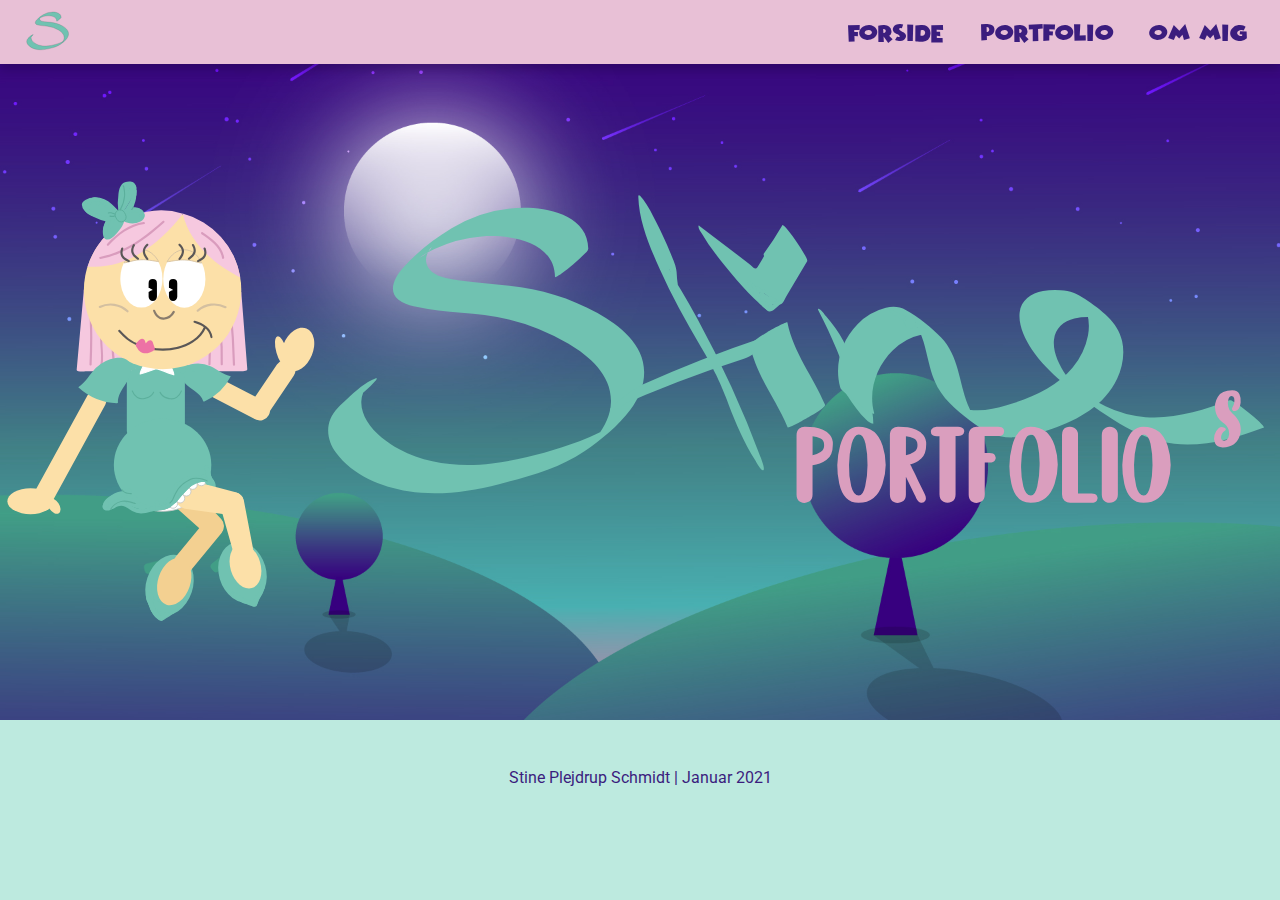
<file: index.html>
<!DOCTYPE html>
<html lang="da">

<head>
	<meta charset="utf-8">
	<meta name="viewport" content="width=device-width, initial-scale=1.0">
	<meta name="robots" content="noindex">
	<meta name="Description" content="Velkommen til Stines portfolio!">
	<title>Stines portfolio</title>
	<link rel="stylesheet" href="styles.css">
	<link rel="preconnect" href="https://fonts.gstatic.com">
	<link href="https://fonts.googleapis.com/css2?family=Roboto&display=swap" rel="stylesheet">


	<link rel="apple-touch-icon" sizes="180x180" href="favicon/apple-touch-icon.png">
	<link rel="icon" type="image/png" sizes="32x32" href="favicon/favicon-32x32.png">
	<link rel="icon" type="image/png" sizes="16x16" href="favicon/favicon-16x16.png">
	<link rel="manifest" href="favicon/site.webmanifest">
	<meta name="msapplication-TileColor" content="#da532c">
	<meta name="theme-color" content="#ffffff">
</head>

<body>
	<header>
		<nav class="nav">
			<div id="logo"><a href="index.html"><img src="img/logo.svg" alt="Logo" width="260" height="260"></a></div>
			<div class="hide_on_desktop"><button id="burgermenu" aria-label="menu">
					<svg fill="none" viewBox="0 0 24 24" stroke="currentColor">
						<path stroke-linecap="round" stroke-linejoin="round" stroke-width="2" d="M4 6h16M4 12h16M4 18h16" />
					</svg></button></div>
			<div id="menupunkter" class="hide_on_mobile">
				<a href="index.html">Forside</a>
				<div class="dropdown">
					<a href="portfolio.html">Portfolio</a>
					<div class="dropdown_content hide_on_mobile">
						<a href="grund_web.html">HTML</a>
						<a href="grund_ux.html">UX</a>
						<a href="grund_animation.html">Animation</a>
						<a href="pilotprojekt.html">Pilotprojekt</a>
						<a href="billedredigering.html">Billedredigering</a>
						<a href="redesign.html">Redesign</a>
					</div>
				</div>
				<a href="om_mig.html">Om mig</a>
			</div>
		</nav>
	</header>

	<main>
		<section id="index_section1">
			<div class="grid-splash">
				<div class="splash"><img src="img/splash.jpg" alt="Blågrøn baggrund" width="1920" height="1080"></div>
				<div class="pige pige_hover"><a href="om_mig.html"><img src="img/pige1.svg" alt="Pige vinker" width="491" height="680"><img class="hidden" src="img/pige2.svg" alt="Pige blinker" width="491" height="680"></a></div>
				<div class="signatur"><a href="portfolio.html"><img src="img/signatur.svg" alt="Signatur" width="1172" height="416"></a></div>
				<h1 class="sr-only">Stines portfolio</h1>
			</div>
		</section>
	</main>

	<footer>
		Stine Plejdrup Schmidt | Januar 2021
	</footer>
	<script src="script.js"></script>
</body>

</html>
</file>
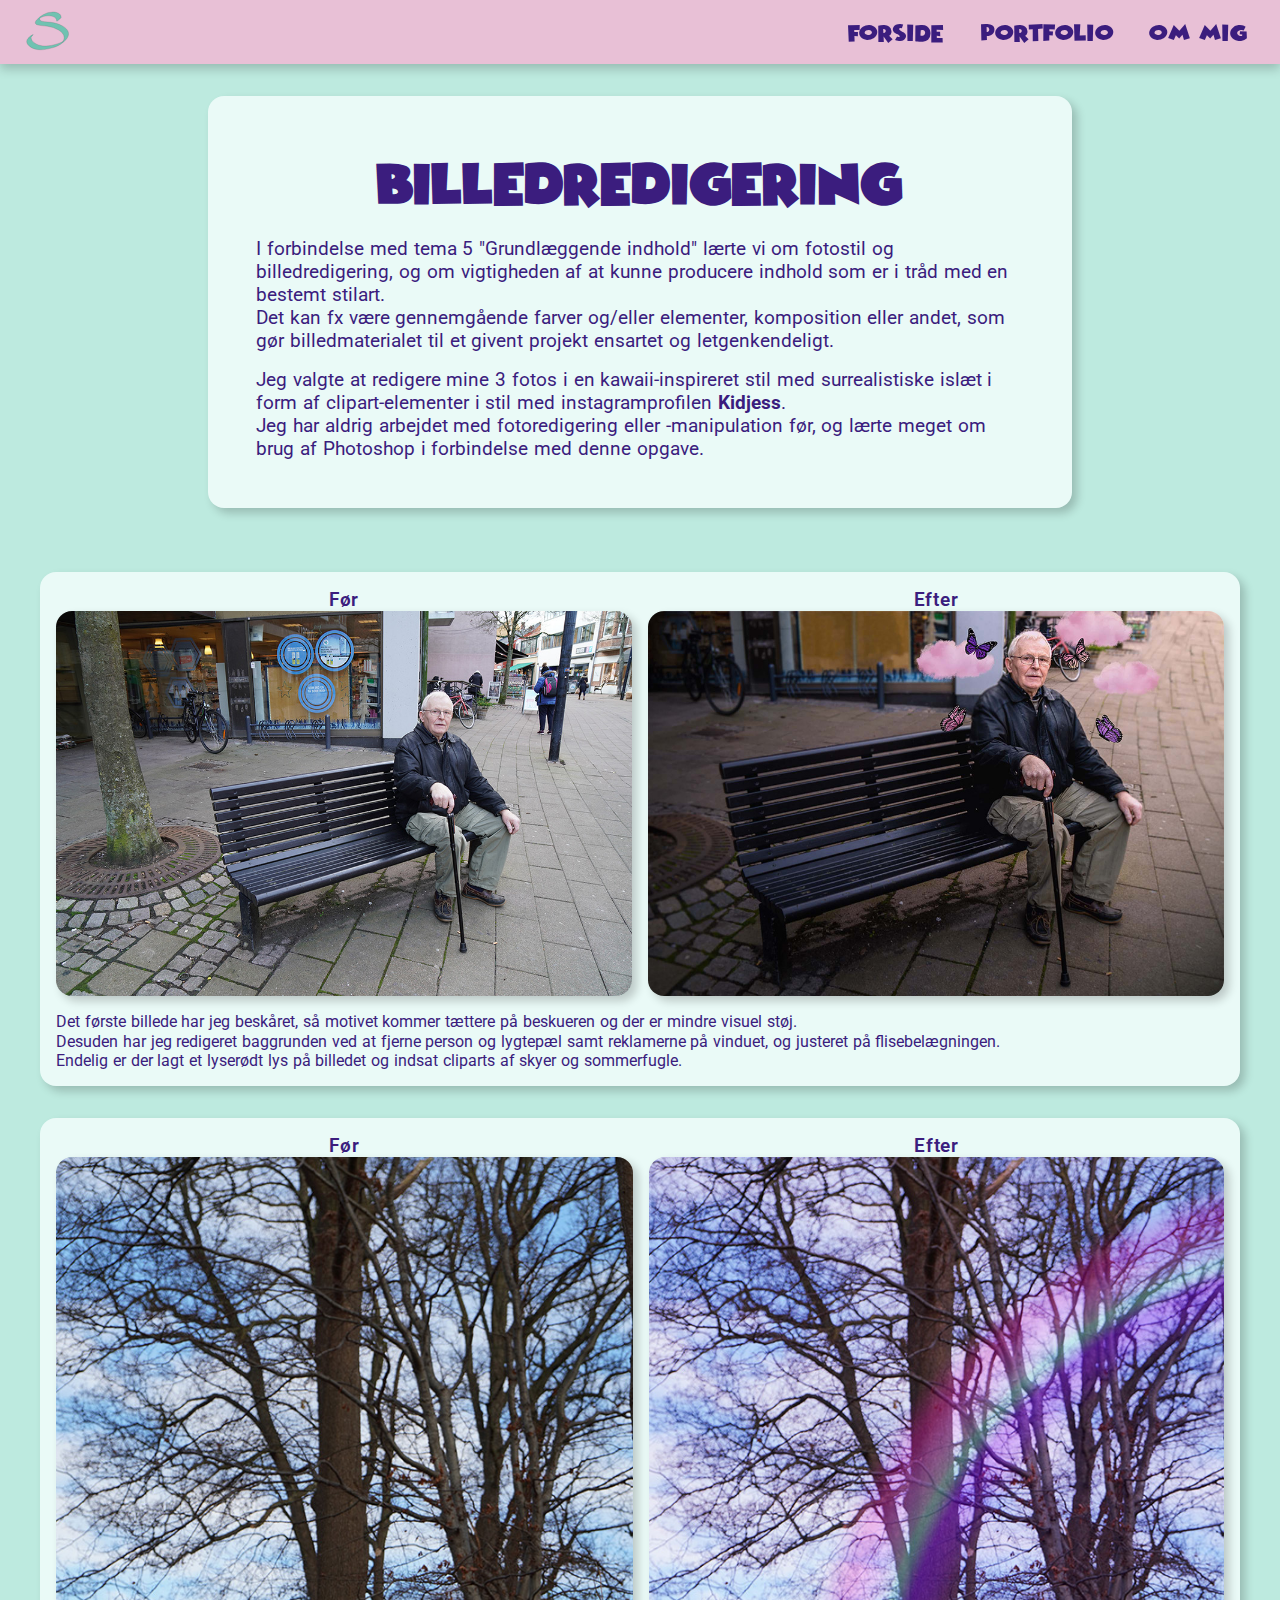
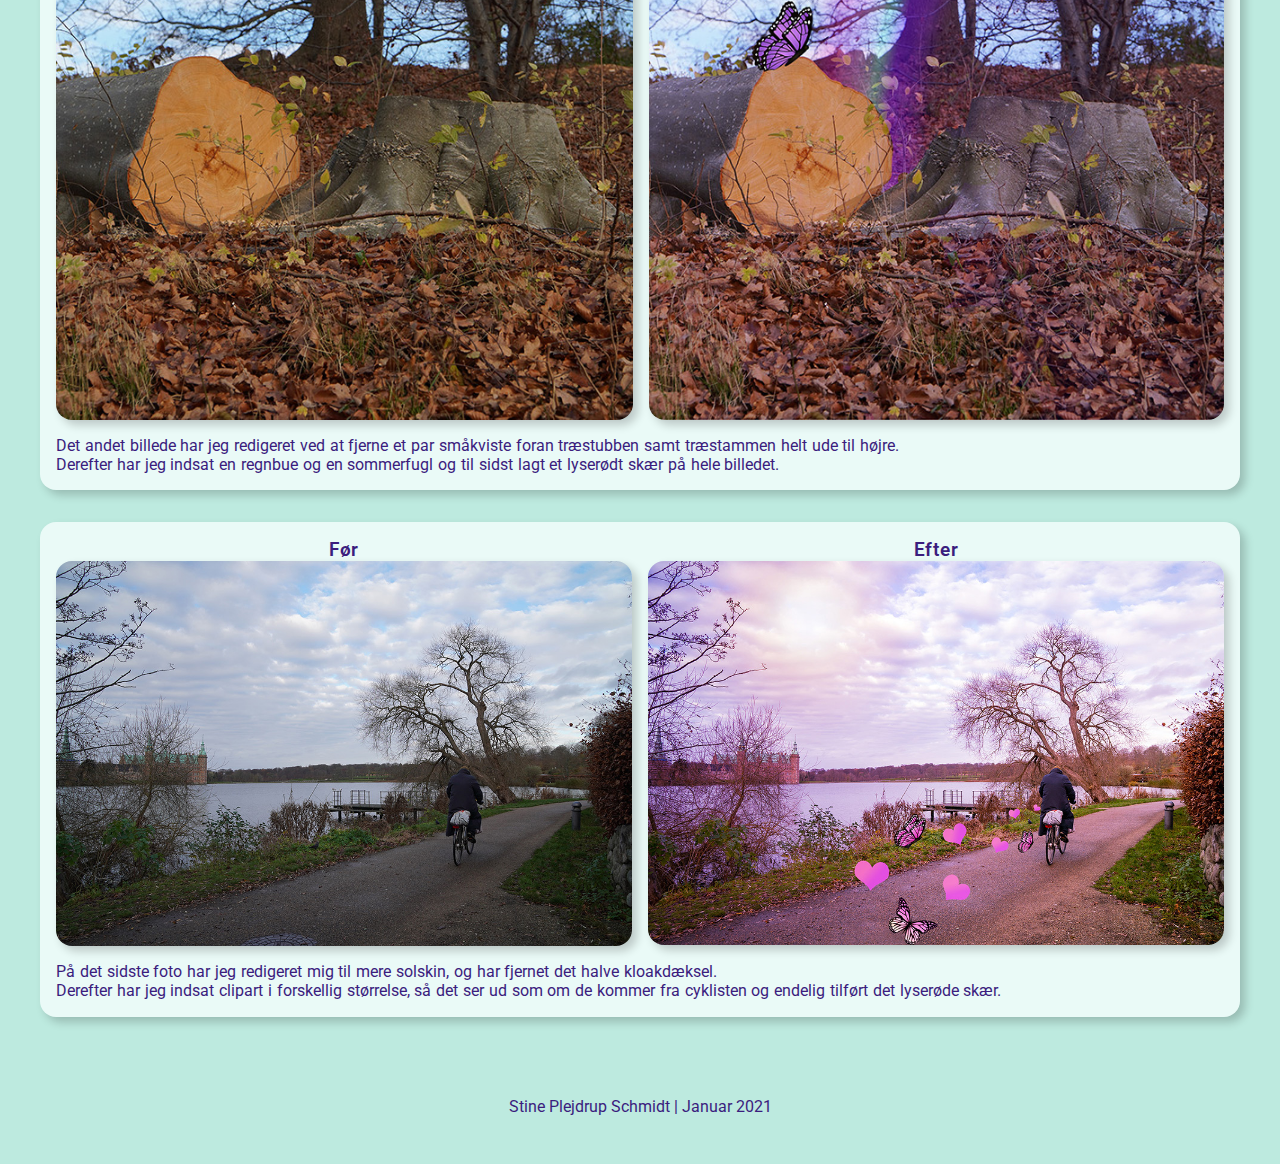
<file: billedredigering.html>
<!DOCTYPE html>
<html lang="da">

<head>
	<meta charset="utf-8">
	<meta name="viewport" content="width=device-width, initial-scale=1.0">
	<meta name="robots" content="noindex">
	<meta name="Description" content="Velkommen til Stines portfolio!">
	<title>Stines portfolio</title>
	<link rel="stylesheet" href="styles.css">
	<link rel="preconnect" href="https://fonts.gstatic.com">
	<link href="https://fonts.googleapis.com/css2?family=Roboto&display=swap" rel="stylesheet">


	<link rel="apple-touch-icon" sizes="180x180" href="favicon/apple-touch-icon.png">
	<link rel="icon" type="image/png" sizes="32x32" href="favicon/favicon-32x32.png">
	<link rel="icon" type="image/png" sizes="16x16" href="favicon/favicon-16x16.png">
	<link rel="manifest" href="favicon/site.webmanifest">
	<meta name="msapplication-TileColor" content="#da532c">
	<meta name="theme-color" content="#ffffff">
</head>

<body>
	<header>
		<nav class="nav">
			<div id="logo"><a href="index.html"><img src="img/logo.svg" alt="Logo" width="260" height="260"></a></div>
			<div class="hide_on_desktop"><button id="burgermenu" aria-label="menu">
					<svg fill="none" viewBox="0 0 24 24" stroke="currentColor">
						<path stroke-linecap="round" stroke-linejoin="round" stroke-width="2" d="M4 6h16M4 12h16M4 18h16" />
					</svg></button></div>
			<div id="menupunkter" class="hide_on_mobile">
				<a href="index.html">Forside</a>
				<div class="dropdown">
					<a href="portfolio.html">Portfolio</a>
					<div class="dropdown_content hide_on_mobile">
						<a href="grund_web.html">HTML</a>
						<a href="grund_ux.html">UX</a>
						<a href="grund_animation.html">Animation</a>
						<a href="pilotprojekt.html">Pilotprojekt</a>
						<a href="billedredigering.html">Billedredigering</a>
						<a href="redesign.html">Redesign</a>
					</div>
				</div>
				<a href="om_mig.html">Om mig</a>
			</div>
		</nav>
	</header>

	<main>
		<section>
			<div class="container maintext box">
				<h1>Billedredigering</h1>
				<p>I forbindelse med tema 5 "Grundlæggende indhold" lærte vi om fotostil og billedredigering, og om vigtigheden af at kunne producere indhold som er i tråd med en bestemt stilart. <br>
					Det kan fx være gennemgående farver og/eller elementer, komposition eller andet, som gør billedmaterialet til et givent projekt ensartet og letgenkendeligt.</p>
				<p>Jeg valgte at redigere mine 3 fotos i en kawaii-inspireret stil med surrealistiske islæt i form af clipart-elementer i stil med instagramprofilen <strong><a href="https://www.instagram.com/kidjess/">Kidjess</a></strong>.
					<br> Jeg har aldrig arbejdet med fotoredigering eller -manipulation før, og lærte meget om brug af Photoshop i forbindelse med denne opgave.
				</p>
			</div>
		</section>

		<section id="section2">
			<h2 class="sr-only">Mand på bænk</h2>
			<div class="container box">
				<div class="compare">
					<figure>
						<figcaption>Før</figcaption>
						<img src="img/baenk0_ps.jpg" alt="Mand på bænk - Før" width="960" height="642">

					</figure>
					<figure>
						<figcaption>Efter</figcaption>
						<img src="img/baenk_ps.jpg" alt="Mand på bænk - Efter" width="960" height="642">

					</figure>
				</div>
				<p>Det første billede har jeg beskåret, så motivet kommer tættere på beskueren og der er mindre visuel støj. <br>
					Desuden har jeg redigeret baggrunden ved at fjerne person og lygtepæl samt reklamerne på vinduet, og justeret på flisebelægningen. <br>
					Endelig er der lagt et lyserødt lys på billedet og indsat cliparts af skyer og sommerfugle. </p>
			</div>
		</section>

		<section id="section3">
			<h2 class="sr-only">Træstub med regnbue</h2>
			<div class="container box">
				<div class="compare">
					<figure>
						<figcaption>Før</figcaption>
						<img src="img/trae0_ps.jpg" alt="Træstub - Før" width="642" height="960">

					</figure>
					<figure>
						<figcaption>Efter</figcaption>
						<img src="img/trae_ps.jpg" alt="Træstub - Efter" width="640" height="960">
					</figure>
				</div>
				<p>Det andet billede har jeg redigeret ved at fjerne et par småkviste foran træstubben samt træstammen helt ude til højre. <br> Derefter har jeg indsat en regnbue og en sommerfugl og til sidst lagt et lyserødt skær på hele billedet.</p>
			</div>
		</section>

		<section id="section4">
			<h2 class="sr-only">Cyklist i solskin</h2>
			<div class="container box">
				<div class="compare">
					<figure>
						<figcaption>Før</figcaption>
						<img src="img/cykel0_ps.jpg" alt="Cyklist - Før" width="960" height="642">

					</figure>
					<figure>
						<figcaption>Efter</figcaption>
						<img src="img/cykel_ps.jpg" alt="Cyklist - Efter" width="960" height="640">

					</figure>
				</div>
				<p>På det sidste foto har jeg redigeret mig til mere solskin, og har fjernet det halve kloakdæksel. <br>
					Derefter har jeg indsat clipart i forskellig størrelse, så det ser ud som om de kommer fra cyklisten og endelig tilført det lyserøde skær.</p>
			</div>
		</section>
	</main>

	<footer>
		Stine Plejdrup Schmidt | Januar 2021
	</footer>
	<script src="script.js"></script>
</body>

</html>
</file>
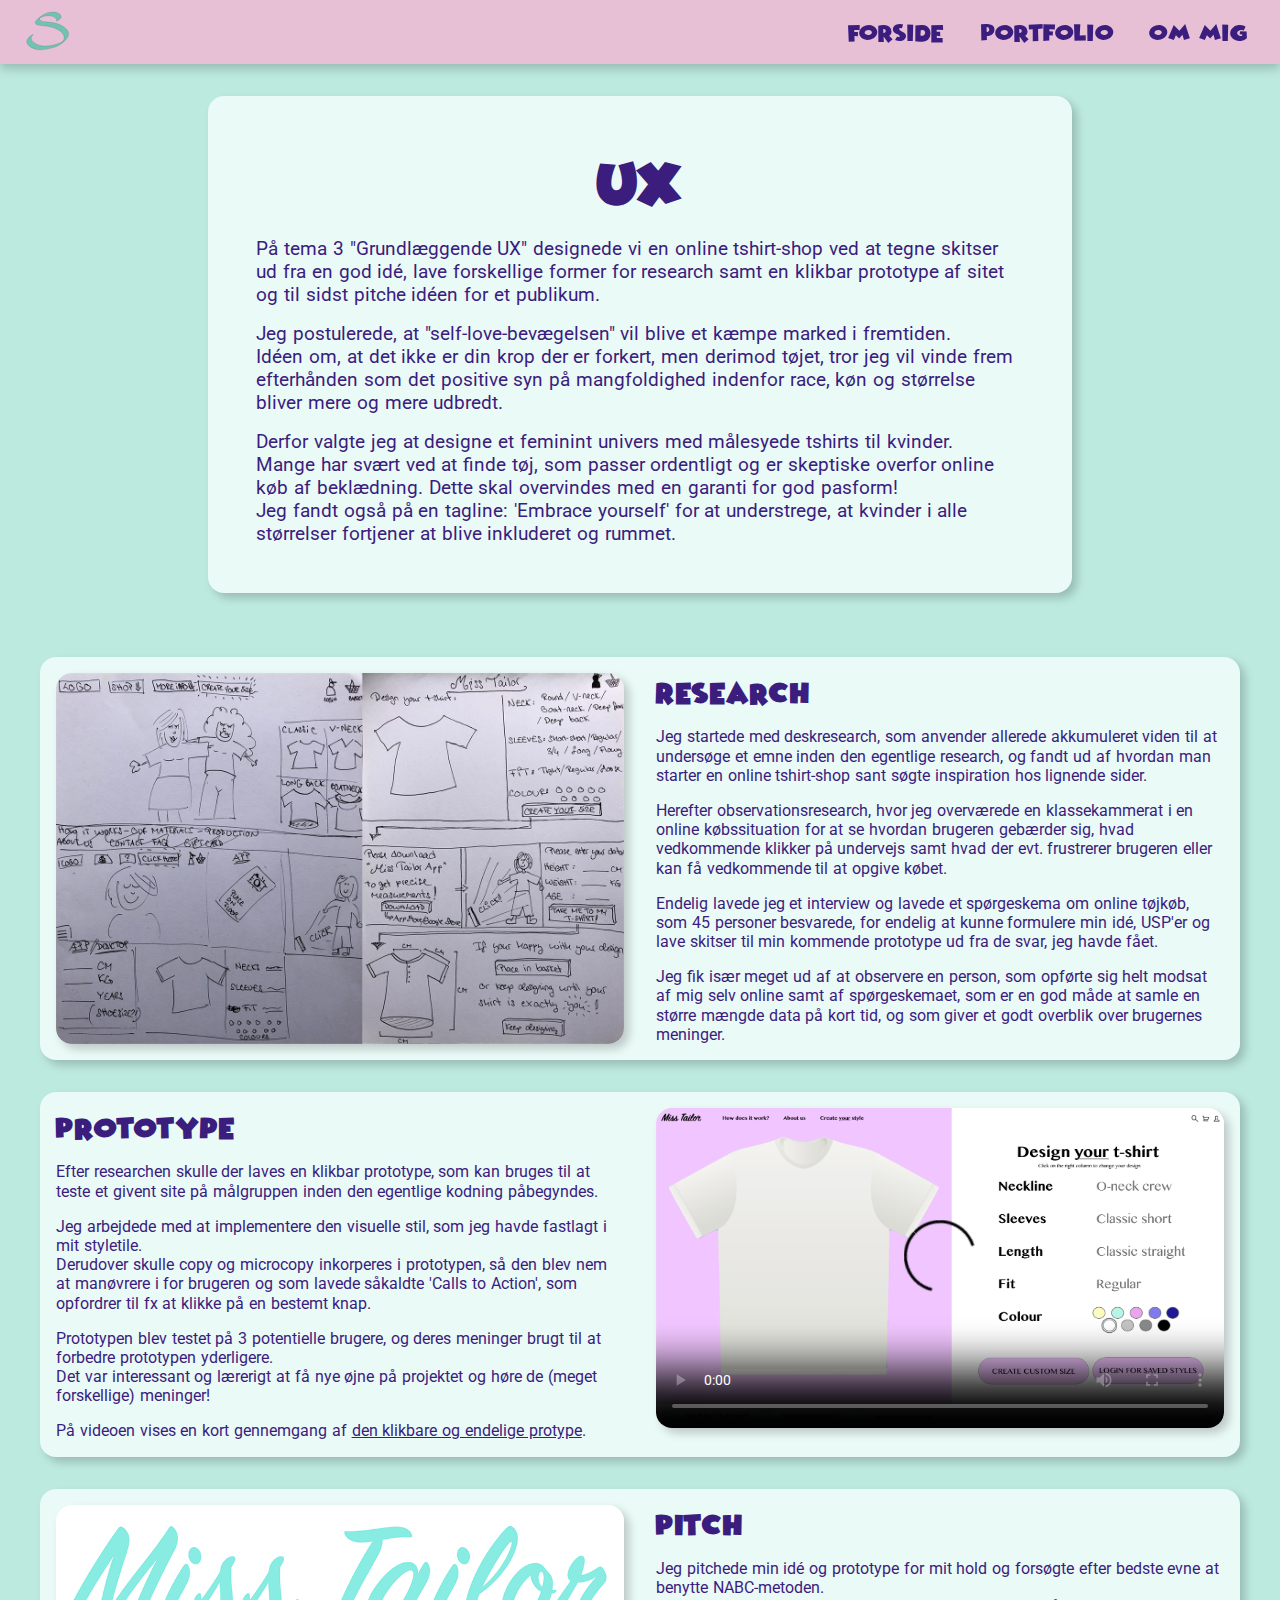
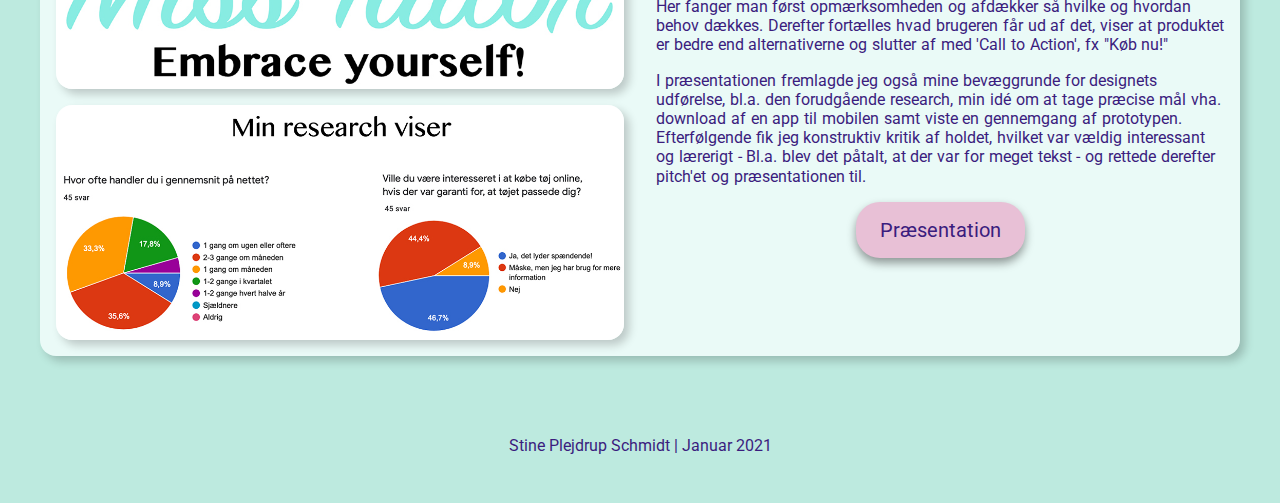
<file: grund_ux.html>
<!DOCTYPE html>
<html lang="da">

<head>
	<meta charset="utf-8">
	<meta name="viewport" content="width=device-width, initial-scale=1.0">
	<meta name="robots" content="noindex">
	<meta name="Description" content="Velkommen til Stines portfolio!">
	<title>Stines portfolio</title>
	<link rel="stylesheet" href="styles.css">
	<link rel="preconnect" href="https://fonts.gstatic.com">
	<link href="https://fonts.googleapis.com/css2?family=Roboto&display=swap" rel="stylesheet">


	<link rel="apple-touch-icon" sizes="180x180" href="favicon/apple-touch-icon.png">
	<link rel="icon" type="image/png" sizes="32x32" href="favicon/favicon-32x32.png">
	<link rel="icon" type="image/png" sizes="16x16" href="favicon/favicon-16x16.png">
	<link rel="manifest" href="favicon/site.webmanifest">
	<meta name="msapplication-TileColor" content="#da532c">
	<meta name="theme-color" content="#ffffff">
</head>

<body>
	<header>
		<nav class="nav">
			<div id="logo"><a href="index.html"><img src="img/logo.svg" alt="Logo" width="260" height="260"></a></div>
			<div class="hide_on_desktop"><button id="burgermenu" aria-label="menu">
					<svg fill="none" viewBox="0 0 24 24" stroke="currentColor">
						<path stroke-linecap="round" stroke-linejoin="round" stroke-width="2" d="M4 6h16M4 12h16M4 18h16" />
					</svg></button></div>
			<div id="menupunkter" class="hide_on_mobile">
				<a href="index.html">Forside</a>
				<div class="dropdown">
					<a href="portfolio.html">Portfolio</a>
					<div class="dropdown_content hide_on_mobile">
						<a href="grund_web.html">HTML</a>
						<a href="grund_ux.html">UX</a>
						<a href="grund_animation.html">Animation</a>
						<a href="pilotprojekt.html">Pilotprojekt</a>
						<a href="billedredigering.html">Billedredigering</a>
						<a href="redesign.html">Redesign</a>
					</div>
				</div>
				<a href="om_mig.html">Om mig</a>
			</div>
		</nav>
	</header>

	<main>
		<section>
			<div class="container maintext box">
				<h1>UX</h1>
				<p>På tema 3 "Grundlæggende UX" designede vi en online tshirt-shop ved at tegne skitser ud fra en god idé, lave forskellige former for research samt en klikbar prototype af sitet og til sidst pitche idéen for et publikum.</p>
				<p>Jeg postulerede, at "self-love-bevægelsen" vil blive et kæmpe marked i fremtiden.<br>
					Idéen om, at det ikke er din krop der er forkert, men derimod tøjet, tror jeg vil vinde frem efterhånden som det positive syn på mangfoldighed indenfor race, køn og størrelse bliver mere og mere udbredt.</p>
				<p>Derfor valgte jeg at designe et feminint univers med målesyede tshirts til kvinder.<br>
					Mange har svært ved at finde tøj, som passer ordentligt og er skeptiske overfor online køb af beklædning. Dette skal overvindes med en garanti for god pasform!<br>
					Jeg fandt også på en tagline: 'Embrace yourself' for at understrege, at kvinder i alle størrelser fortjener at blive inkluderet og rummet.
				</p>
			</div>
		</section>

		<section>
			<div class="container_wrapper">
				<div class="container box info grid-2">
					<div class="column image">
						<img src="img/ux_skitser.jpg" alt="UX" width="1240" height="810">
					</div>
					<div class="column text">
						<h2>Research</h2>
						<p>Jeg startede med deskresearch, som anvender allerede akkumuleret viden til at undersøge et emne inden den egentlige research, og fandt ud af hvordan man starter en online tshirt-shop sant søgte inspiration hos lignende sider.</p>
						<p>Herefter observationsresearch, hvor jeg overværede en klassekammerat i en online købssituation for at se hvordan brugeren gebærder sig, hvad vedkommende klikker på undervejs samt hvad der evt. frustrerer brugeren eller kan få vedkommende til at opgive købet.</p>
						<p>Endelig lavede jeg et interview og lavede et spørgeskema om online tøjkøb, som 45 personer besvarede, for endelig at kunne formulere min idé, USP'er og lave skitser til min kommende prototype ud fra de svar, jeg havde fået.</p>
						<p>Jeg fik især meget ud af at observere en person, som opførte sig helt modsat af mig selv online samt af spørgeskemaet, som er en god måde at samle en større mængde data på kort tid, og som giver et godt overblik over brugernes meninger.</p>
					</div>
				</div>
			</div>
		</section>

		<section>
			<div class="container_wrapper">
				<div class="container box info reverse-2">
					<div class="column image">
						<video controls poster="img/ux.jpg" width="1552" height="873" src="https://stineplejdrup.dk/kea/03_ux/miss_tailor_demo.mp4" width="640" height="360"></video>
					</div>
					<div class="column text">
						<h2>Prototype</h2>
						<p>Efter researchen skulle der laves en klikbar prototype, som kan bruges til at teste et givent site på målgruppen inden den egentlige kodning påbegyndes.</p>
						<p>Jeg arbejdede med at implementere den visuelle stil, som jeg havde fastlagt i mit styletile. <br>
							Derudover skulle copy og microcopy inkorperes i prototypen, så den blev nem at manøvrere i for brugeren og som lavede såkaldte 'Calls to Action', som opfordrer til fx at klikke på en bestemt knap. <br>
						</p>
						<p>Prototypen blev testet på 3 potentielle brugere, og deres meninger brugt til at forbedre prototypen yderligere.<br>
							Det var interessant og lærerigt at få nye øjne på projektet og høre de (meget forskellige) meninger!
						</p>
						<p>På videoen vises en kort gennemgang af <em><a href="https://xd.adobe.com/view/ea2a546a-1c39-4a5c-8eb8-44491d14f43b-bf79/">den klikbare og endelige protype</a></em>.</p>
					</div>
				</div>
			</div>
		</section>

		<section>
			<div class="container_wrapper">
				<div class="container box info grid-2">
					<div class="column image">
						<div id="miss_tailor"><img src="img/ux_miss_tailor.jpg" alt="Logo Miss Tailor" width="939" height="304"></div>
						<div><img src="img/ux_research.jpg" alt="UX Survey" width="1106" height="458"></div>
					</div>
					<div class="column text">
						<h2>Pitch</h2>
						<p>Jeg pitchede min idé og prototype for mit hold og forsøgte efter bedste evne at benytte NABC-metoden. <br>
							Her fanger man først opmærksomheden og afdækker så hvilke og hvordan behov dækkes. Derefter fortælles hvad brugeren får ud af det, viser at produktet er bedre end alternativerne og slutter af med 'Call to Action', fx "Køb nu!"</p>
						<p>I præsentationen fremlagde jeg også mine bevæggrunde for designets udførelse, bl.a. den forudgående research, min idé om at tage præcise mål vha. download af en app til mobilen samt viste en gennemgang af prototypen. <br>
							Efterfølgende fik jeg konstruktiv kritik af holdet, hvilket var vældig interessant og lærerigt - Bl.a. blev det påtalt, at der var for meget tekst - og rettede derefter pitch'et og præsentationen til.</p>
						<div class="center"><a class="button" href="https://stineplejdrup.dk/kea/03_ux/pitch_miss_tailor_v2.pdf">Præsentation</a></div>
					</div>
				</div>
			</div>
		</section>
	</main>

	<footer>
		Stine Plejdrup Schmidt | Januar 2021
	</footer>
	<script src="script.js"></script>
</body>

</html>
</file>
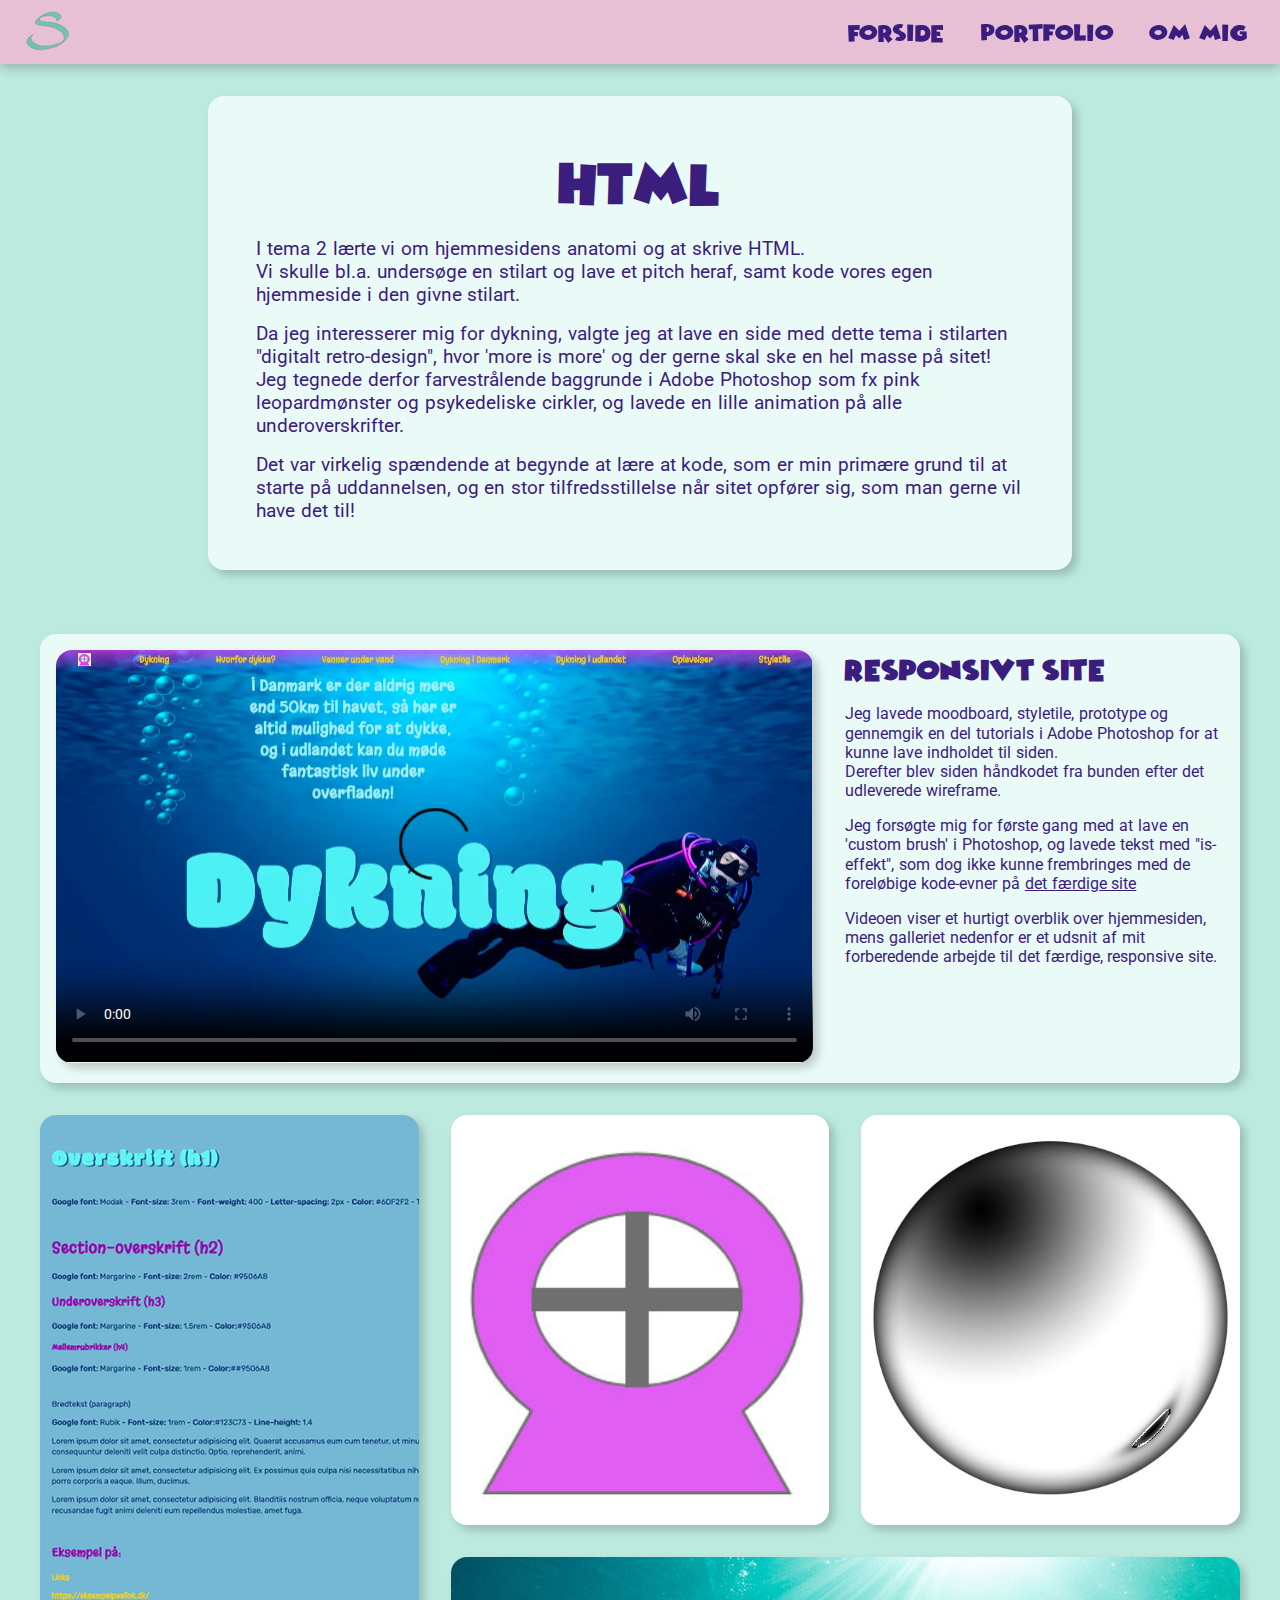
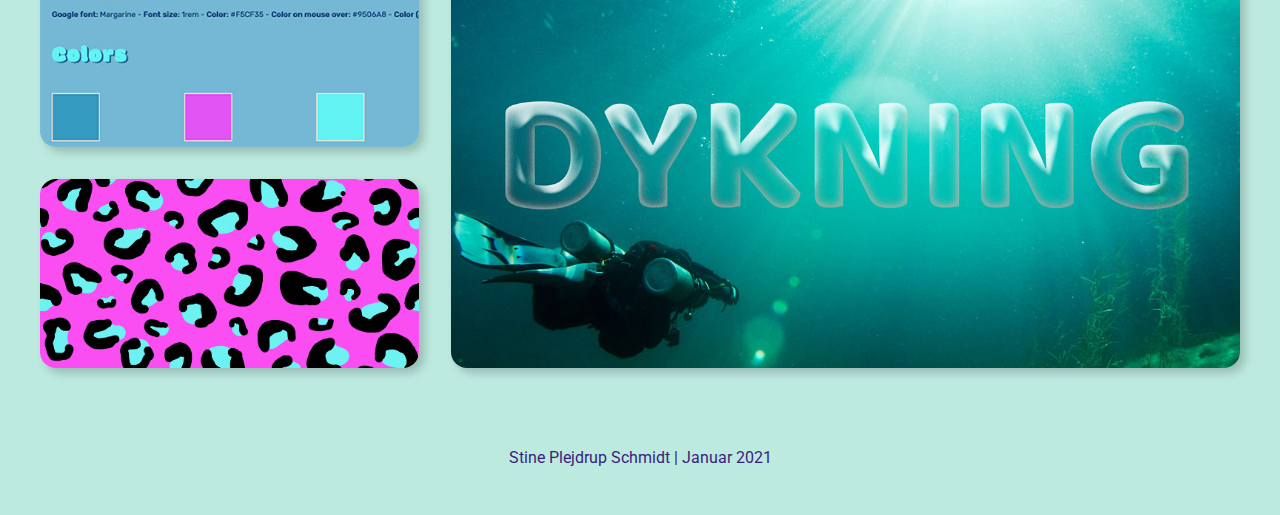
<file: grund_web.html>
<!DOCTYPE html>
<html lang="da">

<head>
	<meta charset="utf-8">
	<meta name="viewport" content="width=device-width, initial-scale=1.0">
	<meta name="robots" content="noindex">
	<meta name="Description" content="Velkommen til Stines portfolio!">
	<title>Stines portfolio</title>
	<link rel="stylesheet" href="styles.css">
	<link rel="preconnect" href="https://fonts.gstatic.com">
	<link href="https://fonts.googleapis.com/css2?family=Roboto&display=swap" rel="stylesheet">


	<link rel="apple-touch-icon" sizes="180x180" href="favicon/apple-touch-icon.png">
	<link rel="icon" type="image/png" sizes="32x32" href="favicon/favicon-32x32.png">
	<link rel="icon" type="image/png" sizes="16x16" href="favicon/favicon-16x16.png">
	<link rel="manifest" href="favicon/site.webmanifest">
	<meta name="msapplication-TileColor" content="#da532c">
	<meta name="theme-color" content="#ffffff">
</head>

<body>
	<header>
		<nav class="nav">
			<div id="logo"><a href="index.html"><img src="img/logo.svg" alt="Logo" width="260" height="260"></a></div>
			<div class="hide_on_desktop"><button id="burgermenu" aria-label="menu">
					<svg fill="none" viewBox="0 0 24 24" stroke="currentColor">
						<path stroke-linecap="round" stroke-linejoin="round" stroke-width="2" d="M4 6h16M4 12h16M4 18h16" />
					</svg></button></div>
			<div id="menupunkter" class="hide_on_mobile">
				<a href="index.html">Forside</a>
				<div class="dropdown">
					<a href="portfolio.html">Portfolio</a>
					<div class="dropdown_content hide_on_mobile">
						<a href="grund_web.html">HTML</a>
						<a href="grund_ux.html">UX</a>
						<a href="grund_animation.html">Animation</a>
						<a href="pilotprojekt.html">Pilotprojekt</a>
						<a href="billedredigering.html">Billedredigering</a>
						<a href="redesign.html">Redesign</a>
					</div>
				</div>
				<a href="om_mig.html">Om mig</a>
			</div>
		</nav>
	</header>

	<main>
		<section id="html_section1">
			<div class="container maintext box">
				<h1>HTML</h1>
				<p>I tema 2 lærte vi om hjemmesidens anatomi og at skrive HTML. <br>
					Vi skulle bl.a. undersøge en stilart og lave et pitch heraf, samt kode vores egen hjemmeside i den givne stilart.
				</p>
				<p>Da jeg interesserer mig for dykning, valgte jeg at lave en side med dette tema i stilarten "digitalt retro-design", hvor 'more is more' og der gerne skal ske en hel masse på sitet! <br>
					Jeg tegnede derfor farvestrålende baggrunde i Adobe Photoshop som fx pink leopardmønster og psykedeliske cirkler, og lavede en lille animation på alle underoverskrifter.
				</p>
				<p>Det var virkelig spændende at begynde at lære at kode, som er min primære grund til at starte på uddannelsen, og en stor tilfredsstillelse når sitet opfører sig, som man gerne vil have det til!</p>
			</div>
		</section>

		<section id="html_section2">
			<h2 class="sr-only">Galleri</h2>
			<div class="container box grid-2-1">
				<div class="column image"><video controls poster="img/web_poster.jpg" width="700" height="397" src="https://stineplejdrup.dk/kea/02_web/04_responsive/grund_html.mp4" width="1418" height="770"></video></div>
				<div class="column text info">
					<h2>Responsivt site</h2>
					<p>Jeg lavede moodboard, styletile, prototype og gennemgik en del tutorials i Adobe Photoshop for at kunne lave indholdet til siden. <br>
						Derefter blev siden håndkodet fra bunden efter det udleverede wireframe.</p>
					<p>Jeg forsøgte mig for første gang med at lave en 'custom brush' i Photoshop, og lavede tekst med "is-effekt", som dog ikke kunne frembringes med de foreløbige kode-evner på <em><a href="https://stineplejdrup.dk/kea/02_web/04_responsive/02_04_02_responsive_site_v2/index.html">det færdige site</a></em></p>
					<p>Videoen viser et hurtigt overblik over hjemmesiden, mens galleriet nedenfor er et udsnit af mit forberedende arbejde til det færdige, responsive site.</p>
				</div>
			</div>
		</section>

		<section id="html_section3">
			<div class="container">
				<div class="web_img1">
					<img src="img/web1_styletile.jpg" alt="Styletile" width="493" height="739">
				</div>

				<div class="web_img2">
					<img src="img/web2_favicon.jpg" alt="Favicon" width="280" height="280">
				</div>

				<div class="web_img3">
					<img src="img/web3_custom.jpg" alt="Bubble-brush" width="562" height="562">
				</div>

				<div class="web_img4">
					<img src="img/web4_baggrund.jpg" alt="Pink leopard" width="512" height="256">
				</div>

				<div class="web_img5">
					<img src="img/web5_ps.jpg" alt="Tekst fra Photoshop" width="1272" height="638">
				</div>
			</div>
		</section>
	</main>

	<footer>
		Stine Plejdrup Schmidt | Januar 2021
	</footer>
	<script src="script.js"></script>
</body>

</html>
</file>
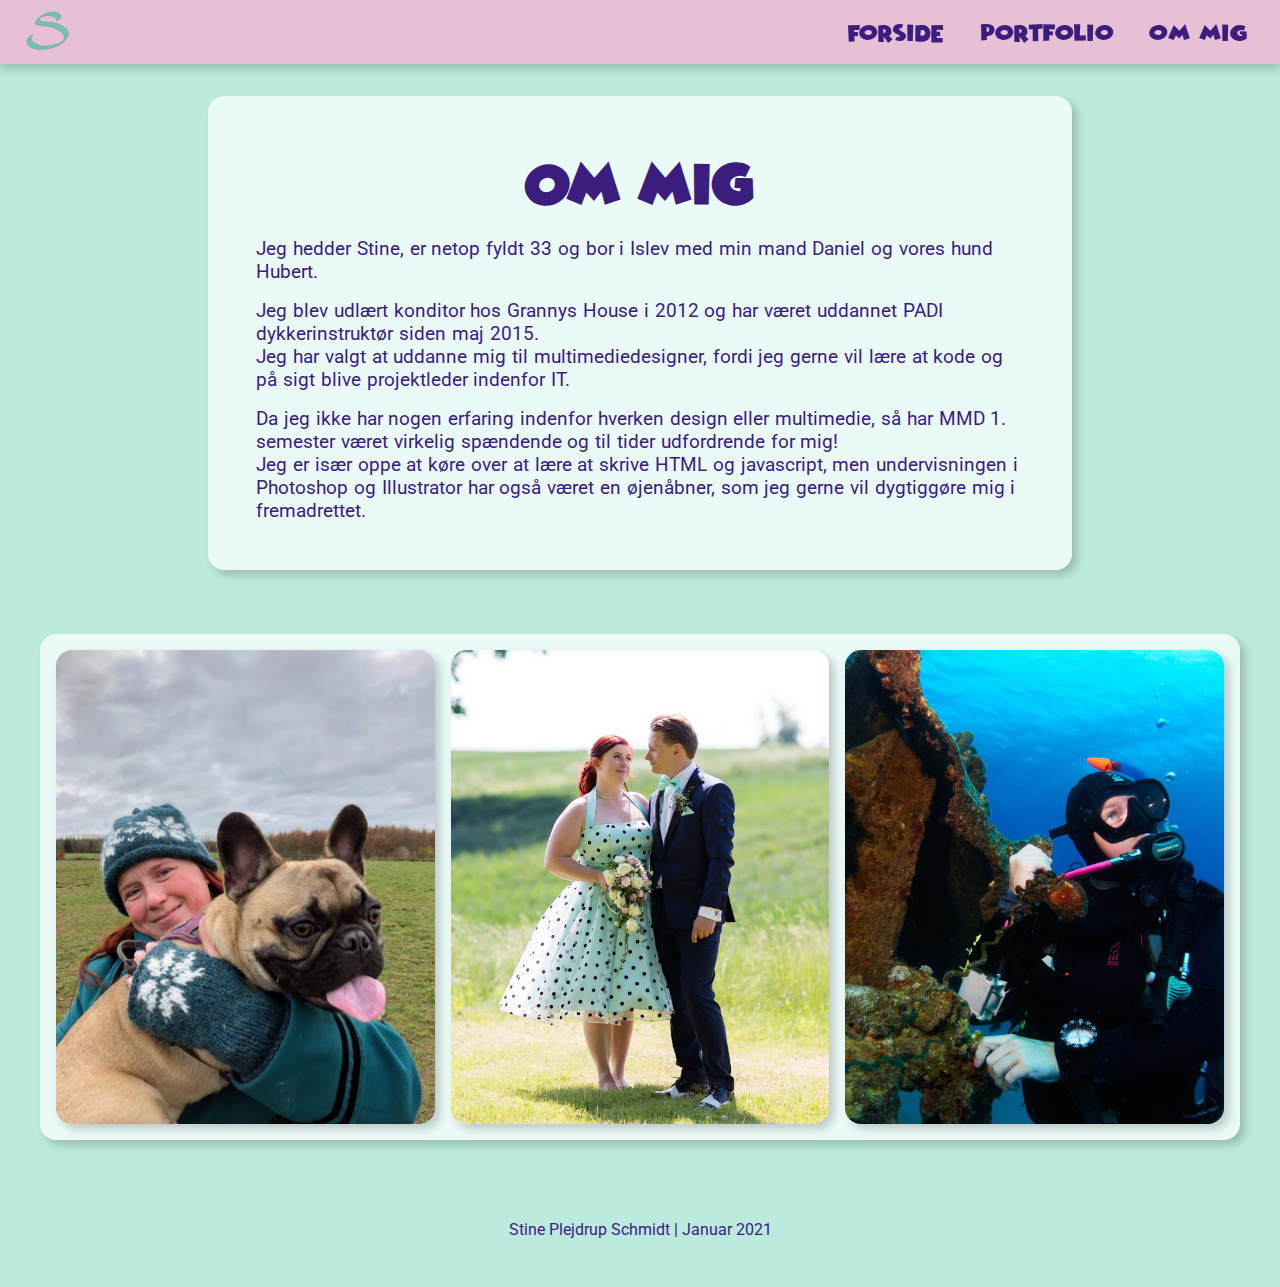
<file: om_mig.html>
<!DOCTYPE html>
<html lang="da">

<head>
	<meta charset="utf-8">
	<meta name="viewport" content="width=device-width, initial-scale=1.0">
	<meta name="robots" content="noindex">
	<meta name="Description" content="Velkommen til Stines portfolio!">
	<title>Stines portfolio</title>
	<link rel="stylesheet" href="styles.css">
	<link rel="preconnect" href="https://fonts.gstatic.com">
	<link href="https://fonts.googleapis.com/css2?family=Roboto&display=swap" rel="stylesheet">


	<link rel="apple-touch-icon" sizes="180x180" href="favicon/apple-touch-icon.png">
	<link rel="icon" type="image/png" sizes="32x32" href="favicon/favicon-32x32.png">
	<link rel="icon" type="image/png" sizes="16x16" href="favicon/favicon-16x16.png">
	<link rel="manifest" href="favicon/site.webmanifest">
	<meta name="msapplication-TileColor" content="#da532c">
	<meta name="theme-color" content="#ffffff">
</head>

<body>
	<header>
		<nav class="nav">
			<div id="logo"><a href="index.html"><img src="img/logo.svg" alt="Logo" width="260" height="260"></a></div>
			<div class="hide_on_desktop"><button id="burgermenu" aria-label="menu">
					<svg fill="none" viewBox="0 0 24 24" stroke="currentColor">
						<path stroke-linecap="round" stroke-linejoin="round" stroke-width="2" d="M4 6h16M4 12h16M4 18h16" />
					</svg></button></div>
			<div id="menupunkter" class="hide_on_mobile">
				<a href="index.html">Forside</a>
				<div class="dropdown">
					<a href="portfolio.html">Portfolio</a>
					<div class="dropdown_content hide_on_mobile">
						<a href="grund_web.html">HTML</a>
						<a href="grund_ux.html">UX</a>
						<a href="grund_animation.html">Animation</a>
						<a href="pilotprojekt.html">Pilotprojekt</a>
						<a href="billedredigering.html">Billedredigering</a>
						<a href="redesign.html">Redesign</a>
					</div>
				</div>
				<a href="om_mig.html">Om mig</a>
			</div>
		</nav>
	</header>

	<main>
		<section>
			<div class="container maintext box">
				<h1>Om mig</h1>
				<p>Jeg hedder Stine, er netop fyldt 33 og bor i Islev med min mand Daniel og vores hund Hubert.</p>
				<p>Jeg blev udlært konditor hos Grannys House i 2012 og har været uddannet PADI dykkerinstruktør siden maj 2015. <br>
					Jeg har valgt at uddanne mig til multimediedesigner, fordi jeg gerne vil lære at kode og på sigt blive projektleder indenfor IT.</p>
				<p>Da jeg ikke har nogen erfaring indenfor hverken design eller multimedie, så har MMD 1. semester været virkelig spændende og til tider udfordrende for mig! <br>
					Jeg er især oppe at køre over at lære at skrive HTML og javascript, men undervisningen i Photoshop og Illustrator har også været en øjenåbner, som jeg gerne vil dygtiggøre mig i fremadrettet.</p>
			</div>
		</section>

		<section>
			<div class="container box grid-3">
				<div class="column"><img src="img/om_hubert.jpg" alt="Hubert og jeg" width="1536" height="1920">
				</div>
				<div class="column"><img src="img/om_bryllup.jpg" alt="Daniel og jeg" width="616" height="770">
				</div>
				<div class="column"><img src="img/om_dykning.jpg" alt="Telefon under vand" width="1092" height="1365">
				</div>
			</div>
		</section>
	</main>

	<footer>
		Stine Plejdrup Schmidt | Januar 2021
	</footer>
	<script src="script.js"></script>
</body>

</html>
</file>
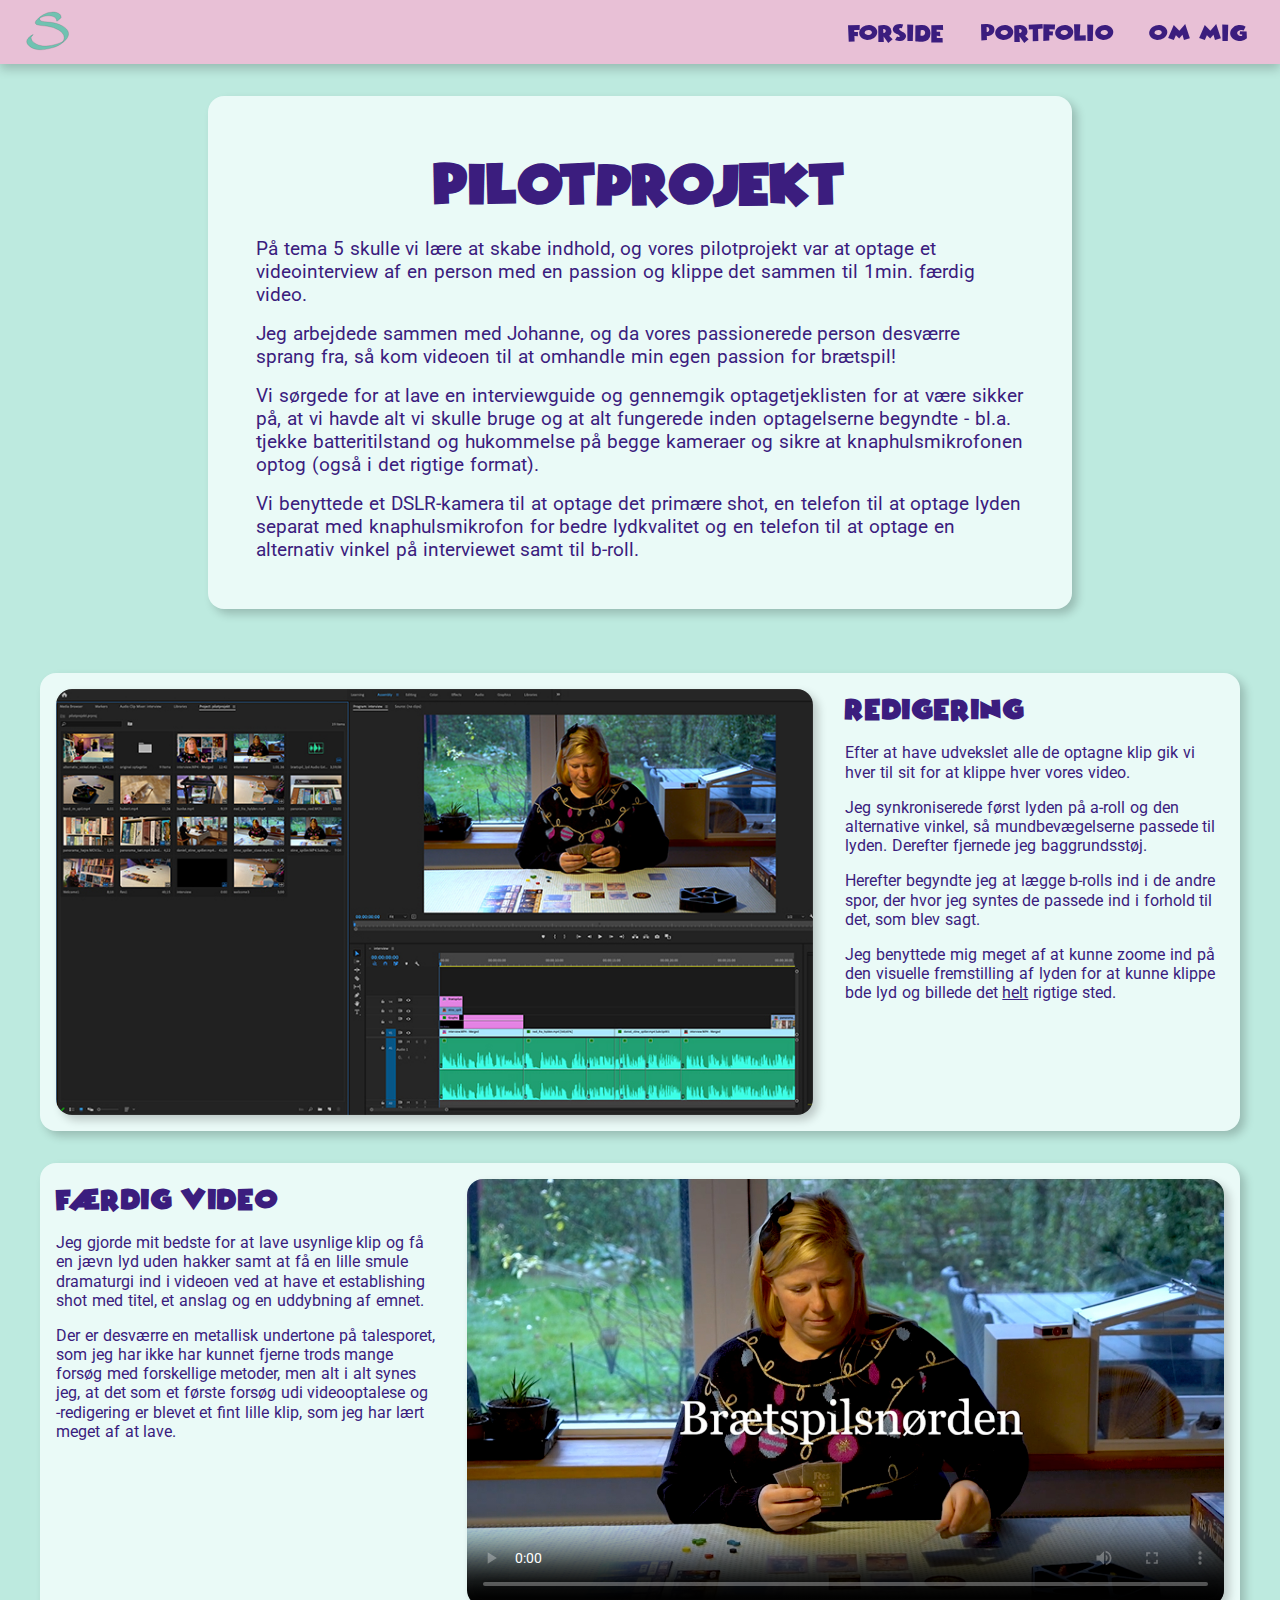
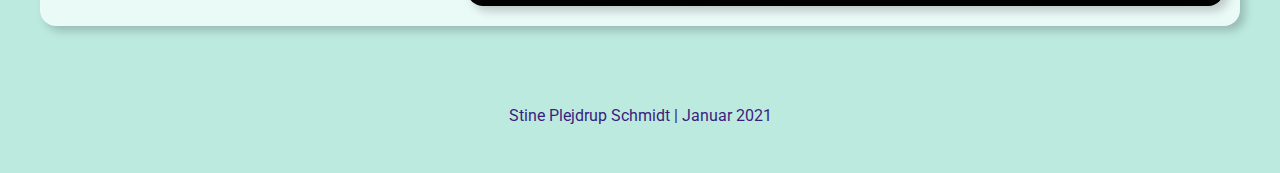
<file: pilotprojekt.html>
<!DOCTYPE html>
<html lang="da">

<head>
	<meta charset="utf-8">
	<meta name="viewport" content="width=device-width, initial-scale=1.0">
	<meta name="robots" content="noindex">
	<meta name="Description" content="Velkommen til Stines portfolio!">
	<title>Stines portfolio</title>
	<link rel="stylesheet" href="styles.css">
	<link rel="preconnect" href="https://fonts.gstatic.com">
	<link href="https://fonts.googleapis.com/css2?family=Roboto&display=swap" rel="stylesheet">


	<link rel="apple-touch-icon" sizes="180x180" href="favicon/apple-touch-icon.png">
	<link rel="icon" type="image/png" sizes="32x32" href="favicon/favicon-32x32.png">
	<link rel="icon" type="image/png" sizes="16x16" href="favicon/favicon-16x16.png">
	<link rel="manifest" href="favicon/site.webmanifest">
	<meta name="msapplication-TileColor" content="#da532c">
	<meta name="theme-color" content="#ffffff">
</head>

<body>
	<header>
		<nav class="nav">
			<div id="logo"><a href="index.html"><img src="img/logo.svg" alt="Logo" width="260" height="260"></a></div>
			<div class="hide_on_desktop"><button id="burgermenu" aria-label="menu">
					<svg fill="none" viewBox="0 0 24 24" stroke="currentColor">
						<path stroke-linecap="round" stroke-linejoin="round" stroke-width="2" d="M4 6h16M4 12h16M4 18h16" />
					</svg></button></div>
			<div id="menupunkter" class="hide_on_mobile">
				<a href="index.html">Forside</a>
				<div class="dropdown">
					<a href="portfolio.html">Portfolio</a>
					<div class="dropdown_content hide_on_mobile">
						<a href="grund_web.html">HTML</a>
						<a href="grund_ux.html">UX</a>
						<a href="grund_animation.html">Animation</a>
						<a href="pilotprojekt.html">Pilotprojekt</a>
						<a href="billedredigering.html">Billedredigering</a>
						<a href="redesign.html">Redesign</a>
					</div>
				</div>
				<a href="om_mig.html">Om mig</a>
			</div>
		</nav>
	</header>

	<main>
		<section>
			<div class="container maintext box">
				<h1>Pilotprojekt</h1>
				<p>På tema 5 skulle vi lære at skabe indhold, og vores pilotprojekt var at optage et videointerview af en person med en passion og klippe det sammen til 1min. færdig video.</p>
				<p>Jeg arbejdede sammen med Johanne, og da vores passionerede person desværre sprang fra, så kom videoen til at omhandle min egen passion for brætspil!</p>
				<p>Vi sørgede for at lave en interviewguide og gennemgik optagetjeklisten for at være sikker på, at vi havde alt vi skulle bruge og at alt fungerede inden optagelserne begyndte - bl.a. tjekke batteritilstand og hukommelse på begge kameraer og sikre at knaphulsmikrofonen optog (også i det rigtige format).</p>
				<p>Vi benyttede et DSLR-kamera til at optage det primære shot, en telefon til at optage lyden separat med knaphulsmikrofon for bedre lydkvalitet og en telefon til at optage en alternativ vinkel på interviewet samt til b-roll.
				</p>
			</div>
		</section>

		<section>
			<div class="container_wrapper">
				<div class="container box info grid-2-1">
					<div class="column image">
						<img src="img/pilot_klip.jpg" alt="Klipning af video" width="804" height="452">
					</div>
					<div class="column text">
						<h2>Redigering</h2>
						<p>Efter at have udvekslet alle de optagne klip gik vi hver til sit for at klippe hver vores video.</p>
						<p>Jeg synkroniserede først lyden på a-roll og den alternative vinkel, så mundbevægelserne passede til lyden. Derefter fjernede jeg baggrundsstøj.
						</p>
						<p>Herefter begyndte jeg at lægge b-rolls ind i de andre spor, der hvor jeg syntes de passede ind i forhold til det, som blev sagt.</p>
						<p>Jeg benyttede mig meget af at kunne zoome ind på den visuelle fremstilling af lyden for at kunne klippe bde lyd og billede det <em>helt</em> rigtige sted.</p>
					</div>
				</div>
			</div>
		</section>

		<section>
			<div class="container box reverse-2-1">
				<div class="column image"><video controls poster="img/pilotprojekt.jpg" width="1463" height="824" src="https://stineplejdrup.dk//kea/05_indhold/01_pilot/05_01_02_pilotvideo/pilotvideo.mp4"></video></div>
				<div class="column text info">
					<h2>Færdig video</h2>
					<p> Jeg gjorde mit bedste for at lave usynlige klip og få en jævn lyd uden hakker samt at få en lille smule dramaturgi ind i videoen ved at have et establishing shot med titel, et anslag og en uddybning af emnet.</p>
					<p>Der er desværre en metallisk undertone på talesporet, som jeg har ikke har kunnet fjerne trods mange forsøg med forskellige metoder, men alt i alt synes jeg, at det som et første forsøg udi videooptalese og -redigering er blevet et fint lille klip, som jeg har lært meget af at lave.</p>
				</div>
			</div>
		</section>
	</main>

	<footer>
		Stine Plejdrup Schmidt | Januar 2021
	</footer>
	<script src="script.js"></script>
</body>

</html>
</file>
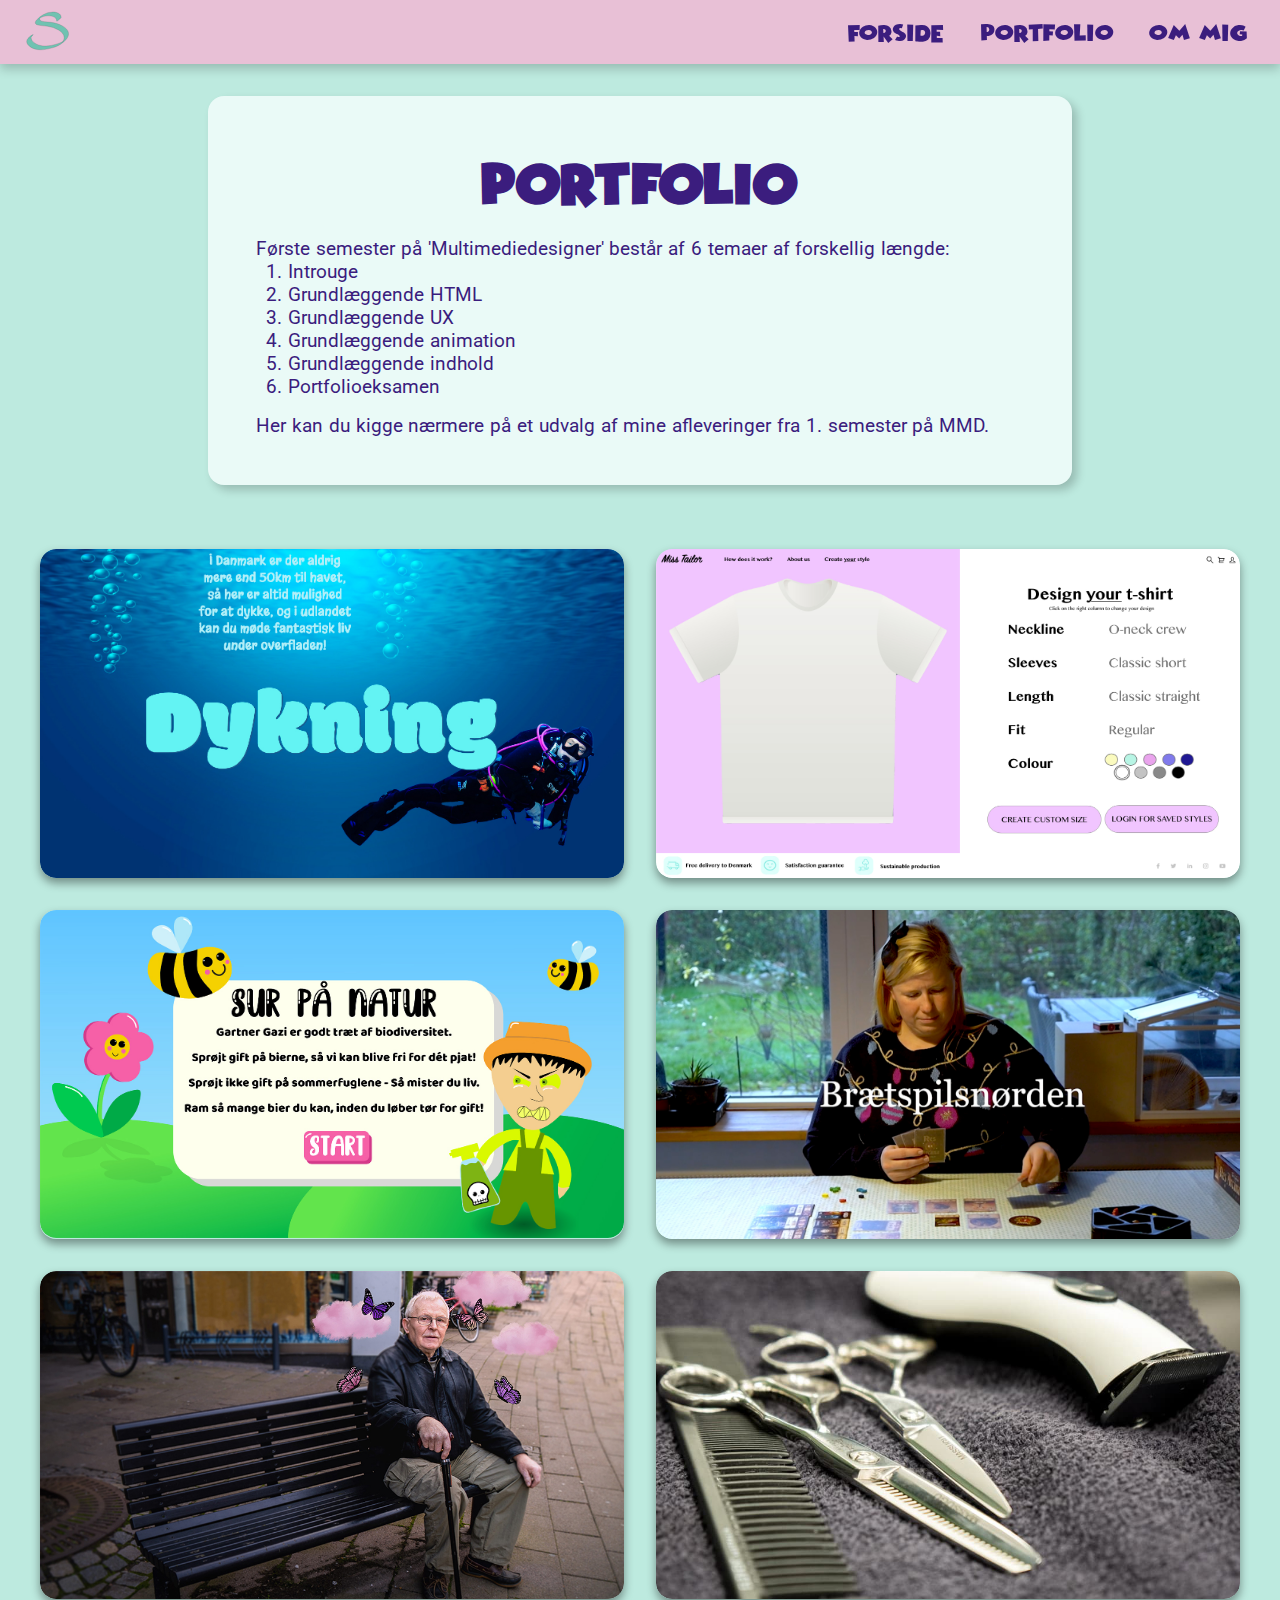
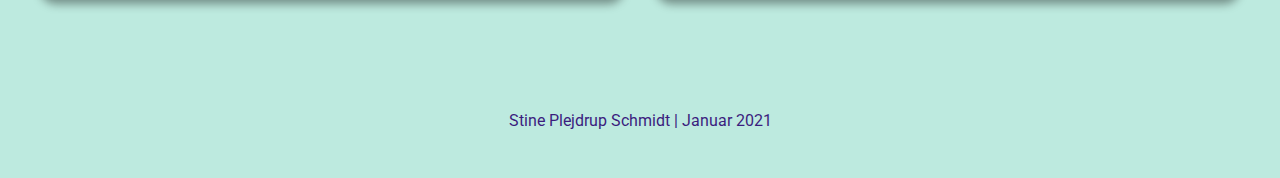
<file: portfolio.html>
<!DOCTYPE html>
<html lang="da">

<head>
	<meta charset="utf-8">
	<meta name="viewport" content="width=device-width, initial-scale=1.0">
	<meta name="robots" content="noindex">
	<meta name="Description" content="Velkommen til Stines portfolio!">
	<title>Stines portfolio</title>
	<link rel="stylesheet" href="styles.css">
	<link rel="preconnect" href="https://fonts.gstatic.com">
	<link href="https://fonts.googleapis.com/css2?family=Roboto&display=swap" rel="stylesheet">


	<link rel="apple-touch-icon" sizes="180x180" href="favicon/apple-touch-icon.png">
	<link rel="icon" type="image/png" sizes="32x32" href="favicon/favicon-32x32.png">
	<link rel="icon" type="image/png" sizes="16x16" href="favicon/favicon-16x16.png">
	<link rel="manifest" href="favicon/site.webmanifest">
	<meta name="msapplication-TileColor" content="#da532c">
	<meta name="theme-color" content="#ffffff">
</head>

<body>
	<header>
		<nav class="nav">
			<div id="logo"><a href="index.html"><img src="img/logo.svg" alt="Logo" width="260" height="260"></a></div>
			<div class="hide_on_desktop"><button id="burgermenu" aria-label="menu">
					<svg fill="none" viewBox="0 0 24 24" stroke="currentColor">
						<path stroke-linecap="round" stroke-linejoin="round" stroke-width="2" d="M4 6h16M4 12h16M4 18h16" />
					</svg></button></div>
			<div id="menupunkter" class="hide_on_mobile">
				<a href="index.html">Forside</a>
				<div class="dropdown">
					<a href="portfolio.html">Portfolio</a>
					<div class="dropdown_content hide_on_mobile">
						<a href="grund_web.html">HTML</a>
						<a href="grund_ux.html">UX</a>
						<a href="grund_animation.html">Animation</a>
						<a href="pilotprojekt.html">Pilotprojekt</a>
						<a href="billedredigering.html">Billedredigering</a>
						<a href="redesign.html">Redesign</a>
					</div>
				</div>
				<a href="om_mig.html">Om mig</a>
			</div>
		</nav>
	</header>

	<main>
		<section id="port_section">
			<div class="container_wrapper">
				<div class="container maintext box">
					<h1>Portfolio</h1>
					<p>Første semester på 'Multimediedesigner' består af 6 temaer af forskellig længde:</p>
					<ol>
						<li>Introuge</li>
						<li>Grundlæggende HTML</li>
						<li>Grundlæggende UX</li>
						<li>Grundlæggende animation</li>
						<li>Grundlæggende indhold</li>
						<li>Portfolioeksamen</li>
					</ol>
					<p>Her kan du kigge nærmere på et udvalg af mine afleveringer fra 1. semester på MMD.</p>
				</div>
				<div class="container grid-2">
					<div class="column flip">
						<a href="grund_web.html">
							<div class="flip-inner">
								<div class="flip-front">
									<img src="img/responsive.jpg" alt="Responsivt site" width="1483" height="835">
								</div>
								<div class="flip-back">
									<h2>Grundlæggende HTML</h2>
								</div>
							</div>
						</a>
					</div>

					<div class="column flip">
						<a href="grund_ux.html">
							<div class="flip-inner">
								<div class="flip-front">
									<img src="img/ux.jpg" alt="Prototype" width="1552" height="873">
								</div>
								<div class="flip-back">
									<h2>Grundlæggende UX</h2>
								</div>
							</div>
						</a>
					</div>
				</div>

				<div class="container grid-2">
					<div class="column flip">
						<a href="grund_animation.html">
							<div class="flip-inner">
								<div class="flip-front">
									<img src="img/spil.jpg" alt="Spillet 'Sur på Natur'" width="1535" height="863">
								</div>
								<div class="flip-back">
									<h2>Grundlæggende animation</h2>
								</div>
							</div>
						</a>
					</div>
					<div class="column flip">
						<a href="pilotprojekt.html">
							<div class="flip-inner">
								<div class="flip-front">
									<img src="img/pilotprojekt.jpg" alt="Brætspilsnørden" width="1463" height="824">
								</div>
								<div class="flip-back">
									<h2>Pilotprojekt</h2>
								</div>
							</div>
						</a>
					</div>
				</div>

				<div class="container grid-2">
					<div class="column flip">
						<a href="billedredigering.html">
							<div class="flip-inner">
								<div class="flip-front">
									<img src="img/baenk_16-9.jpg" alt="Billedredigering" width="960" height="540">
								</div>
								<div class="flip-back">
									<h2>Billedredigering</h2>
								</div>
							</div>
						</a>
					</div>
					<div class="column flip">
						<a href="redesign.html">
							<div class="flip-inner">
								<div class="flip-front">
									<img src="img/redesign.jpg" alt="Redesign af hjemmeside" width="1000" height="562">
								</div>
								<div class="flip-back">
									<h2>Redesign af hjemmeside</h2>
								</div>
							</div>
						</a>
					</div>
				</div>
			</div>
		</section>
	</main>

	<footer>
		Stine Plejdrup Schmidt | Januar 2021
	</footer>
	<script src="script.js"></script>
</body>

</html>
</file>
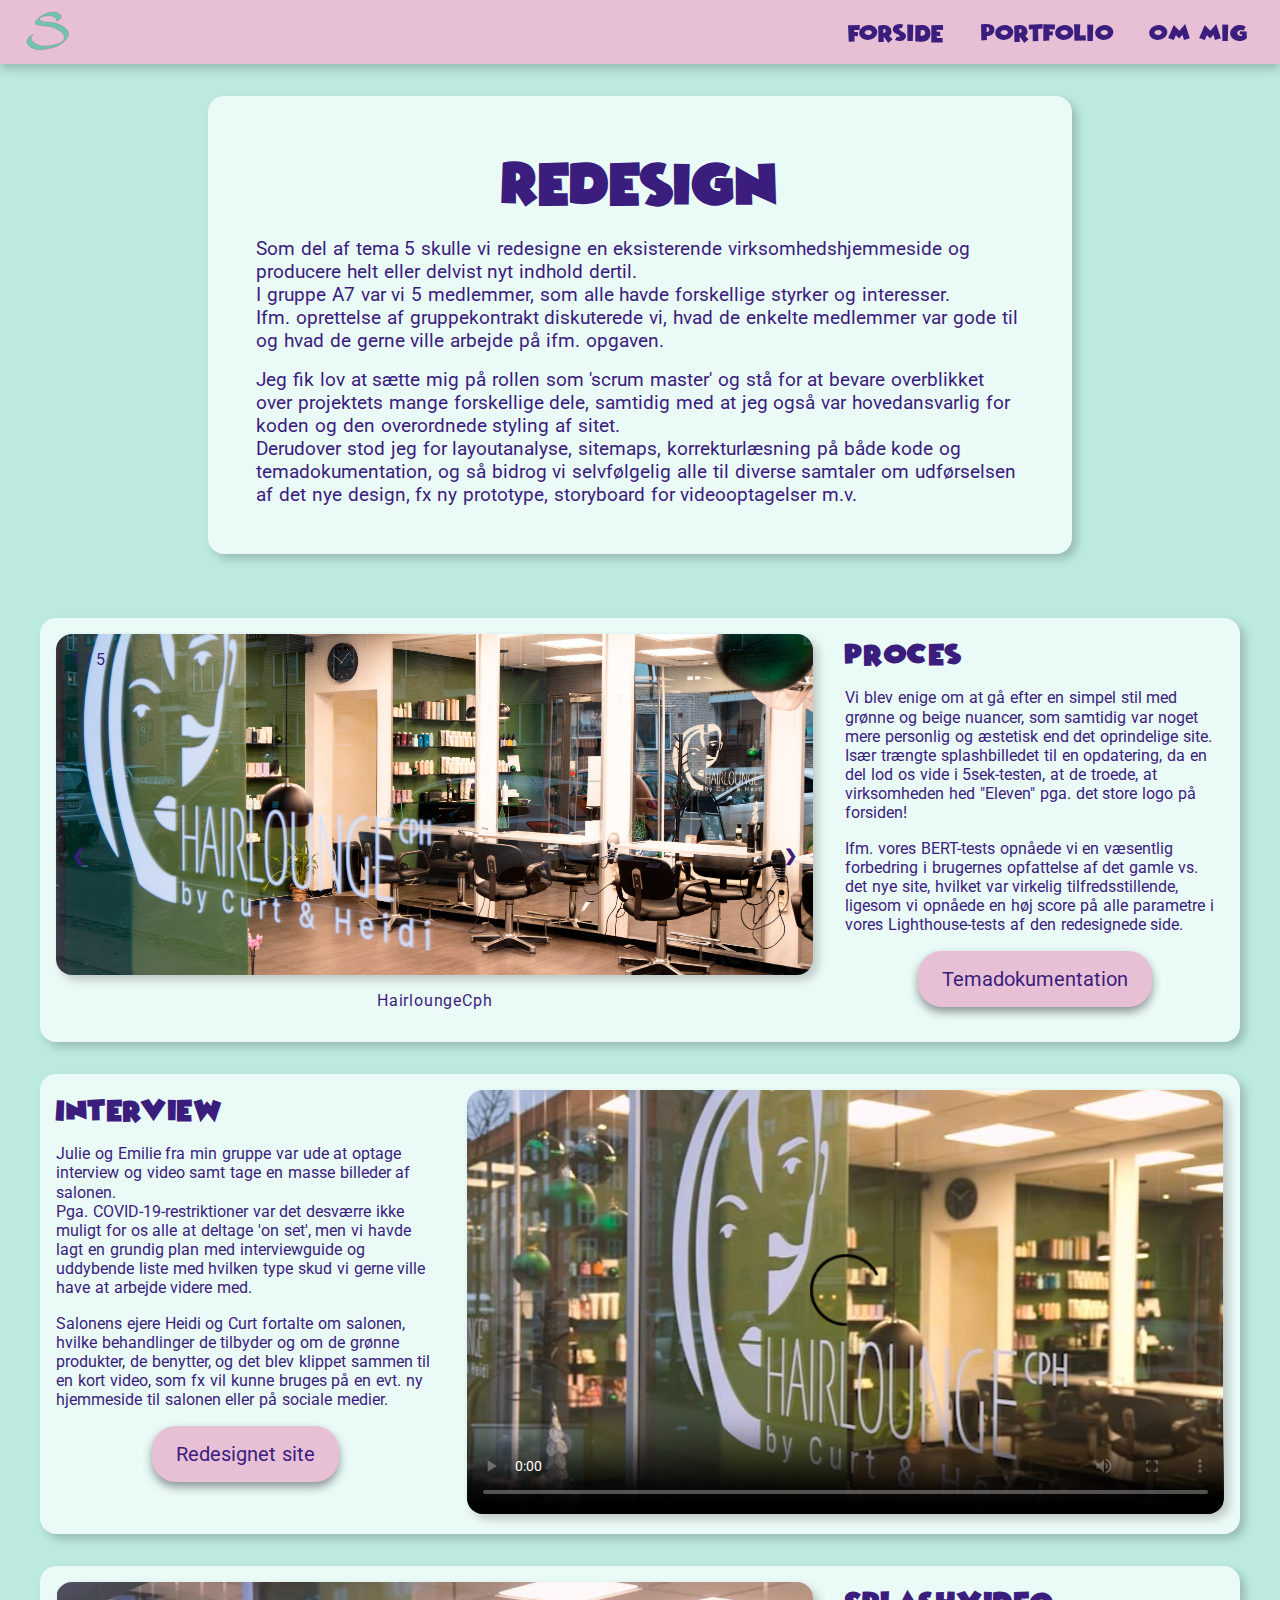
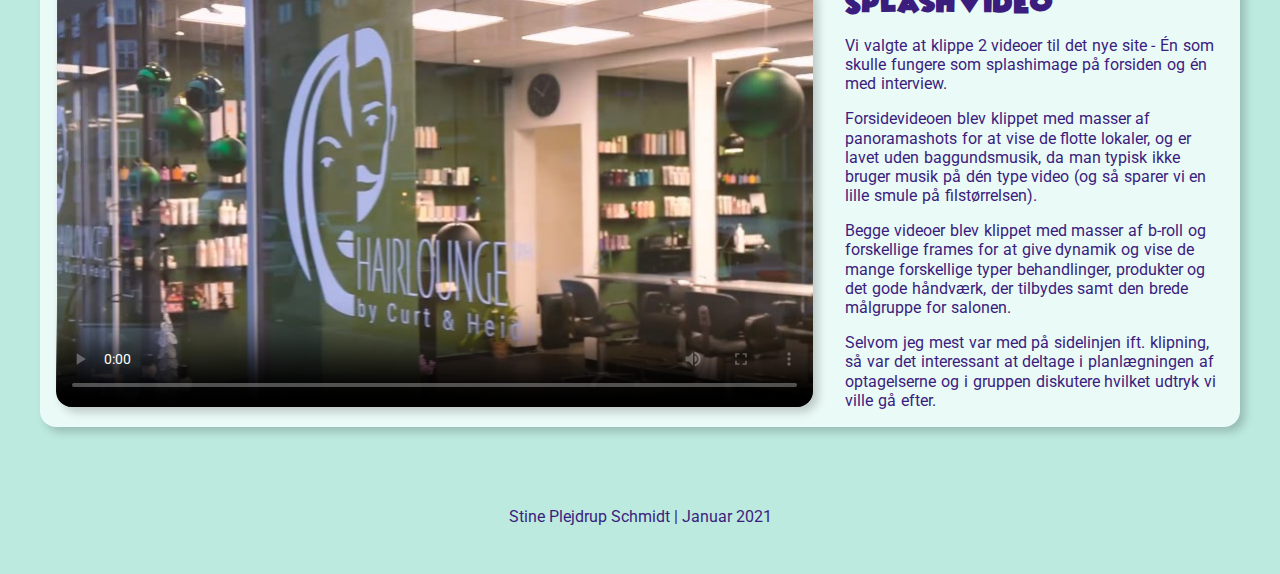
<file: redesign.html>
<!DOCTYPE html>
<html lang="da">

<head>
	<meta charset="utf-8">
	<meta name="viewport" content="width=device-width, initial-scale=1.0">
	<meta name="robots" content="noindex">
	<meta name="Description" content="Velkommen til Stines portfolio!">
	<title>Stines portfolio</title>
	<link rel="stylesheet" href="styles.css">
	<link rel="preconnect" href="https://fonts.gstatic.com">
	<link href="https://fonts.googleapis.com/css2?family=Roboto&display=swap" rel="stylesheet">


	<link rel="apple-touch-icon" sizes="180x180" href="favicon/apple-touch-icon.png">
	<link rel="icon" type="image/png" sizes="32x32" href="favicon/favicon-32x32.png">
	<link rel="icon" type="image/png" sizes="16x16" href="favicon/favicon-16x16.png">
	<link rel="manifest" href="favicon/site.webmanifest">
	<meta name="msapplication-TileColor" content="#da532c">
	<meta name="theme-color" content="#ffffff">
</head>

<body>
	<header>
		<nav class="nav">
			<div id="logo"><a href="index.html"><img src="img/logo.svg" alt="Logo" width="260" height="260"></a></div>
			<div class="hide_on_desktop"><button id="burgermenu" aria-label="menu">
					<svg fill="none" viewBox="0 0 24 24" stroke="currentColor">
						<path stroke-linecap="round" stroke-linejoin="round" stroke-width="2" d="M4 6h16M4 12h16M4 18h16" />
					</svg></button></div>
			<div id="menupunkter" class="hide_on_mobile">
				<a href="index.html">Forside</a>
				<div class="dropdown">
					<a href="portfolio.html">Portfolio</a>
					<div class="dropdown_content hide_on_mobile">
						<a href="grund_web.html">HTML</a>
						<a href="grund_ux.html">UX</a>
						<a href="grund_animation.html">Animation</a>
						<a href="pilotprojekt.html">Pilotprojekt</a>
						<a href="billedredigering.html">Billedredigering</a>
						<a href="redesign.html">Redesign</a>
					</div>
				</div>
				<a href="om_mig.html">Om mig</a>
			</div>
		</nav>
	</header>

	<main>
		<section>
			<div class="container maintext box">
				<h1>Redesign</h1>
				<p>Som del af tema 5 skulle vi redesigne en eksisterende virksomhedshjemmeside og producere helt eller delvist nyt indhold dertil. <br>
					I gruppe A7 var vi 5 medlemmer, som alle havde forskellige styrker og interesser. <br>
					Ifm. oprettelse af gruppekontrakt diskuterede vi, hvad de enkelte medlemmer var gode til og hvad de gerne ville arbejde på ifm. opgaven.</p>
				<p>Jeg fik lov at sætte mig på rollen som 'scrum master' og stå for at bevare overblikket over projektets mange forskellige dele, samtidig med at jeg også var hovedansvarlig for koden og den overordnede styling af sitet. <br>Derudover stod jeg for layoutanalyse, sitemaps, korrekturlæsning på både kode og temadokumentation, og så bidrog vi selvfølgelig alle til diverse samtaler om udførselsen af det nye design, fx ny prototype, storyboard for videooptagelser m.v.</p>
			</div>
		</section>

		<section>
			<div class="container_wrapper">
				<div class="container box info grid-2-1">

					<div class="slideshow column image">

						<div class="slides fade">
							<div class="numbertext">1 / 5</div>
							<img src="img/re_kontakt.jpg" alt="Hairlounge udefra" width="3000" height="1350">
							<div class="caption">HairloungeCph</div>
						</div>

						<div class="slides fade">
							<div class="numbertext">2 / 5</div>
							<img src="img/re_nyt_site.jpg" alt="Redesignet site" width="735" height="919">
							<div class="caption">Redesignet site</div>
						</div>

						<div class="slides fade">
							<div class="numbertext">3 / 5</div>
							<img src="img/re_gl_site.jpg" alt="Oprindeligt site" width="725" height="906">
							<div class="caption">Oprindeligt site</div>
						</div>

						<div class="slides fade">
							<div class="numbertext">4 / 5</div>
							<img src="img/re_lighthouse.jpg" alt="Lighthouse-test" width="661" height="826">
							<div class="caption">Lighthouse-test af ny forside</div>
						</div>

						<div class="slides fade">
							<div class="numbertext">5 / 5</div>
							<img src="img/re_behandlinger.jpg" alt="Hairlounge udefra" width="2000" height="900">
							<div class="caption">Salonen indenfor</div>
						</div>

						<a class="prev">&#10094;</a>
						<a class="next">&#10095;</a>
					</div>


					<div class="column text">
						<h2>Proces</h2>
						<p>Vi blev enige om at gå efter en simpel stil med grønne og beige nuancer, som samtidig var noget mere personlig og æstetisk end det oprindelige site. <br>
							Især trængte splashbilledet til en opdatering, da en del lod os vide i 5sek-testen, at de troede, at virksomheden hed "Eleven" pga. det store logo på forsiden!
						</p>
						<p>Ifm. vores BERT-tests opnåede vi en væsentlig forbedring i brugernes opfattelse af det gamle vs. det nye site, hvilket var virkelig tilfredsstillende, ligesom vi opnåede en høj score på alle parametre i vores Lighthouse-tests af den redesignede side.</p>
						<div class="center"><a class="button" href="https://stineplejdrup.dk/kea/05_indhold/03_redesign/05_03_01_temadokumentation.pdf"> Temadokumentation</a></div>
					</div>

				</div>
			</div>
		</section>

		<section>
			<div class="container box reverse-2-1">
				<div class="column image"><video controls poster="img/re_poster_interview.jpg" width="758" height="424" src="https://stineplejdrup.dk/kea/05_indhold/03_redesign/hairlounge_lyd_lille.mp4" width="640" height="360">Interview m. Hairlounge</video>
				</div>
				<div class="column text info">
					<h2>Interview</h2>
					<p>Julie og Emilie fra min gruppe var ude at optage interview og video samt tage en masse billeder af salonen. <br>
						Pga. COVID-19-restriktioner var det desværre ikke muligt for os alle at deltage 'on set', men vi havde lagt en grundig plan med interviewguide og uddybende liste med hvilken type skud vi gerne ville have at arbejde videre med.</p>
					<p>Salonens ejere Heidi og Curt fortalte om salonen, hvilke behandlinger de tilbyder og om de grønne produkter, de benytter, og det blev klippet sammen til en kort video, som fx vil kunne bruges på en evt. ny hjemmeside til salonen eller på sociale medier.</p>
					<div class="center"><a class="button" href="https://hairlounge-redesign.netlify.app/"> Redesignet site</a></div>
				</div>
			</div>
		</section>

		<section>
			<div class="container box grid-2-1">
				<div class="column image"><video controls id="video_kvadratisk" class="hide_on_desktop" poster="img/re_poster_splash_mobile.jpg" width="414" height="413" src="https://stineplejdrup.dk/kea/05_indhold/03_redesign/hairlounge_kvadratisk_mobil.mp4" width="360" height="360">Splashvideo mobil</video>
					<video controls id="video_intro" class="hide_on_mobile" poster="img/re_poster_splash.jpg" width="756" height="424" src="https://stineplejdrup.dk/kea/05_indhold/03_redesign/hairloungecph_forside_lille.mp4" width="1920" height="1280">Splashvideo desktop</video>
				</div>
				<div class="column text info">
					<h2>Splashvideo</h2>
					<p>Vi valgte at klippe 2 videoer til det nye site - Én som skulle fungere som splashimage på forsiden og én med interview.</p>
					<p>Forsidevideoen blev klippet med masser af panoramashots for at vise de flotte lokaler, og er lavet uden baggundsmusik, da man typisk ikke bruger musik på dén type video (og så sparer vi en lille smule på filstørrelsen). </p>
					<p>Begge videoer blev klippet med masser af b-roll og forskellige frames for at give dynamik og vise de mange forskellige typer behandlinger, produkter og det gode håndværk, der tilbydes samt den brede målgruppe for salonen.</p>
					<p>Selvom jeg mest var med på sidelinjen ift. klipning, så var det interessant at deltage i planlægningen af optagelserne og i gruppen diskutere hvilket udtryk vi ville gå efter.</p>
				</div>
			</div>
		</section>
	</main>
	<footer>
		Stine Plejdrup Schmidt | Januar 2021
	</footer>
	<script src="script.js"></script>
</body>

</html>
</file>
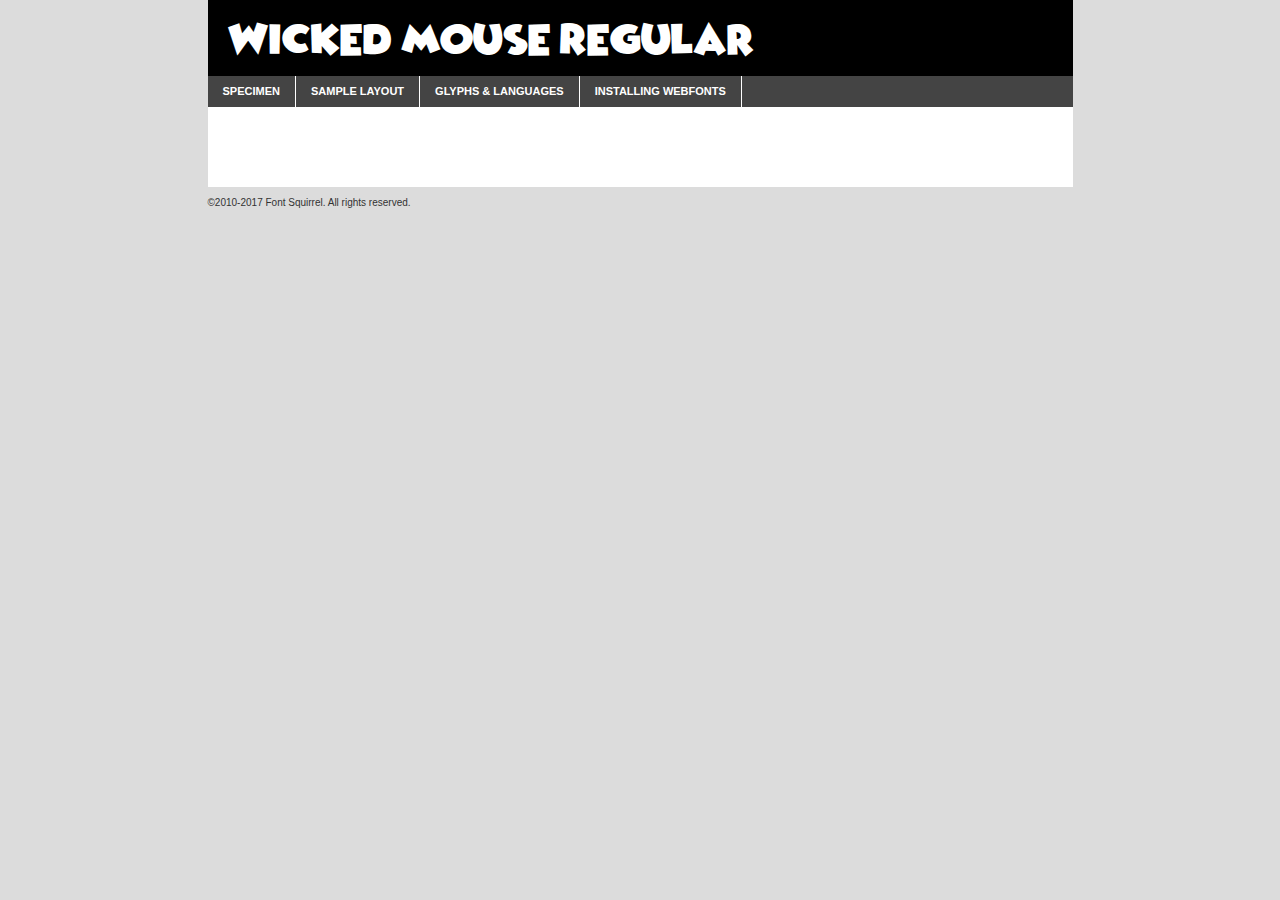
<file: font_wicked_mouse/wickedmouse-agok-demo.html>
<!DOCTYPE html PUBLIC "-//W3C//DTD XHTML 1.0 Transitional//EN"
	"http://www.w3.org/TR/xhtml1/DTD/xhtml1-transitional.dtd">

<html xmlns="http://www.w3.org/1999/xhtml" xml:lang="en" lang="en">
<head>
	<meta http-equiv="Content-Type" content="text/html; charset=utf-8" />
	<script src="http://ajax.googleapis.com/ajax/libs/jquery/1.7.2/jquery.min.js" type="text/javascript" charset="utf-8"></script>
	<script type="text/javascript">
	(function($){$.fn.easyTabs=function(option){var param=jQuery.extend({fadeSpeed:"fast",defaultContent:1,activeClass:'active'},option);$(this).each(function(){var thisId="#"+this.id;if(param.defaultContent==''){param.defaultContent=1;}
	if(typeof param.defaultContent=="number")
	{var defaultTab=$(thisId+" .tabs li:eq("+(param.defaultContent-1)+") a").attr('href').substr(1);}else{var defaultTab=param.defaultContent;}
	$(thisId+" .tabs li a").each(function(){var tabToHide=$(this).attr('href').substr(1);$("#"+tabToHide).addClass('easytabs-tab-content');});hideAll();changeContent(defaultTab);function hideAll(){$(thisId+" .easytabs-tab-content").hide();}
	function changeContent(tabId){hideAll();$(thisId+" .tabs li").removeClass(param.activeClass);$(thisId+" .tabs li a[href=#"+tabId+"]").closest('li').addClass(param.activeClass);if(param.fadeSpeed!="none")
	{$(thisId+" #"+tabId).fadeIn(param.fadeSpeed);}else{$(thisId+" #"+tabId).show();}}
	$(thisId+" .tabs li").click(function(){var tabId=$(this).find('a').attr('href').substr(1);changeContent(tabId);return false;});});}})(jQuery);
	</script>
	<link rel="stylesheet" href="specimen_files/specimen_stylesheet.css" type="text/css" charset="utf-8" />
	<link rel="stylesheet" href="stylesheet.css" type="text/css" charset="utf-8" />

	<style type="text/css">
					body{
				font-family: 'wicked_mouseregular';
							}
		</style>

	<title>Wicked Mouse Regular Specimen</title>


	<script type="text/javascript" charset="utf-8">
		$(document).ready(function() {
			$('#container').easyTabs({defaultContent:1});
		});
	</script>
</head>

<body>
<div id="container">
	<div id="header">
		Wicked Mouse Regular	</div>
	<ul class="tabs">
		<li><a href="#specimen">Specimen</a></li>
		<li><a href="#layout">Sample Layout</a></li>
				<li><a href="#glyphs">Glyphs &amp; Languages</a></li>
		<li><a href="#installing">Installing Webfonts</a></li>

	</ul>

	<div id="main_content">


			<div id="specimen">

				<div class="section">
					<div class="grid12 firstcol">
						<div class="huge">AaBb</div>
					</div>
				</div>

				<div class="section">
					<div class="glyph_range">A&#x200B;B&#x200b;C&#x200b;D&#x200b;E&#x200b;F&#x200b;G&#x200b;H&#x200b;I&#x200b;J&#x200b;K&#x200b;L&#x200b;M&#x200b;N&#x200b;O&#x200b;P&#x200b;Q&#x200b;R&#x200b;S&#x200b;T&#x200b;U&#x200b;V&#x200b;W&#x200b;X&#x200b;Y&#x200b;Z&#x200b;a&#x200b;b&#x200b;c&#x200b;d&#x200b;e&#x200b;f&#x200b;g&#x200b;h&#x200b;i&#x200b;j&#x200b;k&#x200b;l&#x200b;m&#x200b;n&#x200b;o&#x200b;p&#x200b;q&#x200b;r&#x200b;s&#x200b;t&#x200b;u&#x200b;v&#x200b;w&#x200b;x&#x200b;y&#x200b;z&#x200b;1&#x200b;2&#x200b;3&#x200b;4&#x200b;5&#x200b;6&#x200b;7&#x200b;8&#x200b;9&#x200b;0&#x200b;&amp;&#x200b;.&#x200b;,&#x200b;?&#x200b;!&#x200b;&#64;&#x200b;(&#x200b;)&#x200b;#&#x200b;$&#x200b;%&#x200b;*&#x200b;+&#x200b;-&#x200b;=&#x200b;:&#x200b;;</div>
				</div>
				<div class="section">
					<div class="grid12 firstcol">
						<table class="sample_table">
							<tr><td>10</td><td class="size10">abcdefghijklmnopqrstuvwxyzABCDEFGHIJKLMNOPQRSTUVWXYZ0123456789abcdefghijklmnopqrstuvwxyzABCDEFGHIJKLMNOPQRSTUVWXYZ0123456789abcdefghijklmnopqrstuvwxyzABCDEFGHIJKLMNOPQRSTUVWXYZ</td></tr>
							<tr><td>11</td><td class="size11">abcdefghijklmnopqrstuvwxyzABCDEFGHIJKLMNOPQRSTUVWXYZ0123456789abcdefghijklmnopqrstuvwxyzABCDEFGHIJKLMNOPQRSTUVWXYZ0123456789abcdefghijklmnopqrstuvwxyzABCDEFGHIJKLMNOPQRSTUVWXYZ</td></tr>
							<tr><td>12</td><td class="size12">abcdefghijklmnopqrstuvwxyzABCDEFGHIJKLMNOPQRSTUVWXYZ0123456789abcdefghijklmnopqrstuvwxyzABCDEFGHIJKLMNOPQRSTUVWXYZ0123456789abcdefghijklmnopqrstuvwxyzABCDEFGHIJKLMNOPQRSTUVWXYZ</td></tr>
							<tr><td>13</td><td class="size13">abcdefghijklmnopqrstuvwxyzABCDEFGHIJKLMNOPQRSTUVWXYZ0123456789abcdefghijklmnopqrstuvwxyzABCDEFGHIJKLMNOPQRSTUVWXYZ0123456789abcdefghijklmnopqrstuvwxyzABCDEFGHIJKLMNOPQRSTUVWXYZ</td></tr>
							<tr><td>14</td><td class="size14">abcdefghijklmnopqrstuvwxyzABCDEFGHIJKLMNOPQRSTUVWXYZ0123456789abcdefghijklmnopqrstuvwxyzABCDEFGHIJKLMNOPQRSTUVWXYZ0123456789abcdefghijklmnopqrstuvwxyzABCDEFGHIJKLMNOPQRSTUVWXYZ</td></tr>
							<tr><td>16</td><td class="size16">abcdefghijklmnopqrstuvwxyzABCDEFGHIJKLMNOPQRSTUVWXYZ0123456789abcdefghijklmnopqrstuvwxyzABCDEFGHIJKLMNOPQRSTUVWXYZ</td></tr>
							<tr><td>18</td><td class="size18">abcdefghijklmnopqrstuvwxyzABCDEFGHIJKLMNOPQRSTUVWXYZ0123456789abcdefghijklmnopqrstuvwxyzABCDEFGHIJKLMNOPQRSTUVWXYZ</td></tr>
							<tr><td>20</td><td class="size20">abcdefghijklmnopqrstuvwxyzABCDEFGHIJKLMNOPQRSTUVWXYZ0123456789abcdefghijklmnopqrstuvwxyzABCDEFGHIJKLMNOPQRSTUVWXYZ</td></tr>
							<tr><td>24</td><td class="size24">abcdefghijklmnopqrstuvwxyzABCDEFGHIJKLMNOPQRSTUVWXYZ0123456789abcdefghijklmnopqrstuvwxyzABCDEFGHIJKLMNOPQRSTUVWXYZ</td></tr>
							<tr><td>30</td><td class="size30">abcdefghijklmnopqrstuvwxyzABCDEFGHIJKLMNOPQRSTUVWXYZ0123456789abcdefghijklmnopqrstuvwxyzABCDEFGHIJKLMNOPQRSTUVWXYZ</td></tr>
							<tr><td>36</td><td class="size36">abcdefghijklmnopqrstuvwxyzABCDEFGHIJKLMNOPQRSTUVWXYZ0123456789abcdefghijklmnopqrstuvwxyzABCDEFGHIJKLMNOPQRSTUVWXYZ</td></tr>
							<tr><td>48</td><td class="size48">abcdefghijklmnopqrstuvwxyzABCDEFGHIJKLMNOPQRSTUVWXYZ0123456789abcdefghijklmnopqrstuvwxyzABCDEFGHIJKLMNOPQRSTUVWXYZ</td></tr>
							<tr><td>60</td><td class="size60">abcdefghijklmnopqrstuvwxyzABCDEFGHIJKLMNOPQRSTUVWXYZ0123456789abcdefghijklmnopqrstuvwxyzABCDEFGHIJKLMNOPQRSTUVWXYZ</td></tr>
							<tr><td>72</td><td class="size72">abcdefghijklmnopqrstuvwxyzABCDEFGHIJKLMNOPQRSTUVWXYZ0123456789abcdefghijklmnopqrstuvwxyzABCDEFGHIJKLMNOPQRSTUVWXYZ</td></tr>
							<tr><td>90</td><td class="size90">abcdefghijklmnopqrstuvwxyzABCDEFGHIJKLMNOPQRSTUVWXYZ0123456789abcdefghijklmnopqrstuvwxyzABCDEFGHIJKLMNOPQRSTUVWXYZ</td></tr>
						</table>

					</div>

				</div>



								<div class="section" id="bodycomparison">


										<div id="xheight">
				<div class="fontbody">&#x25FC;&#x25FC;&#x25FC;&#x25FC;&#x25FC;&#x25FC;&#x25FC;&#x25FC;&#x25FC;&#x25FC;&#x25FC;&#x25FC;&#x25FC;&#x25FC;&#x25FC;&#x25FC;&#x25FC;&#x25FC;&#x25FC;&#x25FC;&#x25FC;&#x25FC;&#x25FC;&#x25FC;&#x25FC;&#x25FC;&#x25FC;&#x25FC;&#x25FC;&#x25FC;&#x25FC;&#x25FC;&#x25FC;&#x25FC;&#x25FC;&#x25FC;&#x25FC;&#x25FC;&#x25FC;&#x25FC;&#x25FC;&#x25FC;&#x25FC;&#x25FC;&#x25FC;&#x25FC;&#x25FC;&#x25FC;&#x25FC;&#x25FC;&#x25FC;&#x25FC;&#x25FC;&#x25FC;&#x25FC;&#x25FC;&#x25FC;&#x25FC;&#x25FC;&#x25FC;&#x25FC;&#x25FC;&#x25FC;&#x25FC;&#x25FC;&#x25FC;&#x25FC;&#x25FC;&#x25FC;&#x25FC;&#x25FC;&#x25FC;&#x25FC;&#x25FC;&#x25FC;&#x25FC;&#x25FC;&#x25FC;&#x25FC;&#x25FC;&#x25FC;&#x25FC;&#x25FC;&#x25FC;&#x25FC;&#x25FC;&#x25FC;&#x25FC;&#x25FC;&#x25FC;&#x25FC;&#x25FC;&#x25FC;&#x25FC;&#x25FC;&#x25FC;&#x25FC;&#x25FC;&#x25FC;body</div><div class="arialbody">body</div><div class="verdanabody">body</div><div class="georgiabody">body</div></div>
										<div class="fontbody" style="z-index:1">
											body<span>Wicked Mouse Regular</span>
										</div>
										<div class="arialbody" style="z-index:1">
											body<span>Arial</span>
										</div>
										<div class="verdanabody" style="z-index:1">
											body<span>Verdana</span>
										</div>
										<div class="georgiabody" style="z-index:1">
											body<span>Georgia</span>
										</div>



								</div>


				<div class="section psample psample_row1" id="">

					<div class="grid2 firstcol">
						<p class="size10"><span>10.</span>Aenean lacinia bibendum nulla sed consectetur. Fusce dapibus, tellus ac cursus commodo, tortor mauris condimentum nibh, ut fermentum massa justo sit amet risus. Nullam id dolor id nibh ultricies vehicula ut id elit. Cum sociis natoque penatibus et magnis dis parturient montes, nascetur ridiculus mus. Nulla vitae elit libero, a pharetra augue.</p>

					</div>
					<div class="grid3">
						<p class="size11"><span>11.</span>Aenean lacinia bibendum nulla sed consectetur. Fusce dapibus, tellus ac cursus commodo, tortor mauris condimentum nibh, ut fermentum massa justo sit amet risus. Nullam id dolor id nibh ultricies vehicula ut id elit. Cum sociis natoque penatibus et magnis dis parturient montes, nascetur ridiculus mus. Nulla vitae elit libero, a pharetra augue.</p>

					</div>
					<div class="grid3">
						<p class="size12"><span>12.</span>Aenean lacinia bibendum nulla sed consectetur. Fusce dapibus, tellus ac cursus commodo, tortor mauris condimentum nibh, ut fermentum massa justo sit amet risus. Nullam id dolor id nibh ultricies vehicula ut id elit. Cum sociis natoque penatibus et magnis dis parturient montes, nascetur ridiculus mus. Nulla vitae elit libero, a pharetra augue.</p>

					</div>
					<div class="grid4">
						<p class="size13"><span>13.</span>Aenean lacinia bibendum nulla sed consectetur. Fusce dapibus, tellus ac cursus commodo, tortor mauris condimentum nibh, ut fermentum massa justo sit amet risus. Nullam id dolor id nibh ultricies vehicula ut id elit. Cum sociis natoque penatibus et magnis dis parturient montes, nascetur ridiculus mus. Nulla vitae elit libero, a pharetra augue.</p>

					</div>
					<div class="white_blend"></div>

				</div>
				<div class="section psample psample_row2" id="">
					<div class="grid3 firstcol">
						<p class="size14"><span>14.</span>Aenean lacinia bibendum nulla sed consectetur. Fusce dapibus, tellus ac cursus commodo, tortor mauris condimentum nibh, ut fermentum massa justo sit amet risus. Nullam id dolor id nibh ultricies vehicula ut id elit. Cum sociis natoque penatibus et magnis dis parturient montes, nascetur ridiculus mus. Nulla vitae elit libero, a pharetra augue.</p>

					</div>
					<div class="grid4">
						<p class="size16"><span>16.</span>Aenean lacinia bibendum nulla sed consectetur. Fusce dapibus, tellus ac cursus commodo, tortor mauris condimentum nibh, ut fermentum massa justo sit amet risus. Nullam id dolor id nibh ultricies vehicula ut id elit. Cum sociis natoque penatibus et magnis dis parturient montes, nascetur ridiculus mus. Nulla vitae elit libero, a pharetra augue.</p>

					</div>
					<div class="grid5">
						<p class="size18"><span>18.</span>Aenean lacinia bibendum nulla sed consectetur. Fusce dapibus, tellus ac cursus commodo, tortor mauris condimentum nibh, ut fermentum massa justo sit amet risus. Nullam id dolor id nibh ultricies vehicula ut id elit. Cum sociis natoque penatibus et magnis dis parturient montes, nascetur ridiculus mus. Nulla vitae elit libero, a pharetra augue.</p>

					</div>

					<div class="white_blend"></div>

				</div>

				<div class="section psample psample_row3" id="">
					<div class="grid5 firstcol">
						<p class="size20"><span>20.</span>Aenean lacinia bibendum nulla sed consectetur. Fusce dapibus, tellus ac cursus commodo, tortor mauris condimentum nibh, ut fermentum massa justo sit amet risus. Nullam id dolor id nibh ultricies vehicula ut id elit. Cum sociis natoque penatibus et magnis dis parturient montes, nascetur ridiculus mus. Nulla vitae elit libero, a pharetra augue.</p>
					</div>
					<div class="grid7">
						<p class="size24"><span>24.</span>Aenean lacinia bibendum nulla sed consectetur. Fusce dapibus, tellus ac cursus commodo, tortor mauris condimentum nibh, ut fermentum massa justo sit amet risus. Nullam id dolor id nibh ultricies vehicula ut id elit. Cum sociis natoque penatibus et magnis dis parturient montes, nascetur ridiculus mus. Nulla vitae elit libero, a pharetra augue.</p>
					</div>

					<div class="white_blend"></div>

				</div>

				<div class="section psample psample_row4" id="">
					<div class="grid12 firstcol">
						<p class="size30"><span>30.</span>Aenean lacinia bibendum nulla sed consectetur. Fusce dapibus, tellus ac cursus commodo, tortor mauris condimentum nibh, ut fermentum massa justo sit amet risus. Nullam id dolor id nibh ultricies vehicula ut id elit. Cum sociis natoque penatibus et magnis dis parturient montes, nascetur ridiculus mus. Nulla vitae elit libero, a pharetra augue.</p>
					</div>
					<div class="white_blend"></div>

				</div>



				<div class="section psample psample_row1 fullreverse">
					<div class="grid2 firstcol">
						<p class="size10"><span>10.</span>Aenean lacinia bibendum nulla sed consectetur. Fusce dapibus, tellus ac cursus commodo, tortor mauris condimentum nibh, ut fermentum massa justo sit amet risus. Nullam id dolor id nibh ultricies vehicula ut id elit. Cum sociis natoque penatibus et magnis dis parturient montes, nascetur ridiculus mus. Nulla vitae elit libero, a pharetra augue.</p>

					</div>
					<div class="grid3">
						<p class="size11"><span>11.</span>Aenean lacinia bibendum nulla sed consectetur. Fusce dapibus, tellus ac cursus commodo, tortor mauris condimentum nibh, ut fermentum massa justo sit amet risus. Nullam id dolor id nibh ultricies vehicula ut id elit. Cum sociis natoque penatibus et magnis dis parturient montes, nascetur ridiculus mus. Nulla vitae elit libero, a pharetra augue.</p>

					</div>
					<div class="grid3">
						<p class="size12"><span>12.</span>Aenean lacinia bibendum nulla sed consectetur. Fusce dapibus, tellus ac cursus commodo, tortor mauris condimentum nibh, ut fermentum massa justo sit amet risus. Nullam id dolor id nibh ultricies vehicula ut id elit. Cum sociis natoque penatibus et magnis dis parturient montes, nascetur ridiculus mus. Nulla vitae elit libero, a pharetra augue.</p>

					</div>
					<div class="grid4">
						<p class="size13"><span>13.</span>Aenean lacinia bibendum nulla sed consectetur. Fusce dapibus, tellus ac cursus commodo, tortor mauris condimentum nibh, ut fermentum massa justo sit amet risus. Nullam id dolor id nibh ultricies vehicula ut id elit. Cum sociis natoque penatibus et magnis dis parturient montes, nascetur ridiculus mus. Nulla vitae elit libero, a pharetra augue.</p>

					</div>
					<div class="black_blend"></div>

				</div>

				<div class="section psample psample_row2 fullreverse">
					<div class="grid3 firstcol">
						<p class="size14"><span>14.</span>Aenean lacinia bibendum nulla sed consectetur. Fusce dapibus, tellus ac cursus commodo, tortor mauris condimentum nibh, ut fermentum massa justo sit amet risus. Nullam id dolor id nibh ultricies vehicula ut id elit. Cum sociis natoque penatibus et magnis dis parturient montes, nascetur ridiculus mus. Nulla vitae elit libero, a pharetra augue.</p>

					</div>
					<div class="grid4">
						<p class="size16"><span>16.</span>Aenean lacinia bibendum nulla sed consectetur. Fusce dapibus, tellus ac cursus commodo, tortor mauris condimentum nibh, ut fermentum massa justo sit amet risus. Nullam id dolor id nibh ultricies vehicula ut id elit. Cum sociis natoque penatibus et magnis dis parturient montes, nascetur ridiculus mus. Nulla vitae elit libero, a pharetra augue.</p>

					</div>
					<div class="grid5">
						<p class="size18"><span>18.</span>Aenean lacinia bibendum nulla sed consectetur. Fusce dapibus, tellus ac cursus commodo, tortor mauris condimentum nibh, ut fermentum massa justo sit amet risus. Nullam id dolor id nibh ultricies vehicula ut id elit. Cum sociis natoque penatibus et magnis dis parturient montes, nascetur ridiculus mus. Nulla vitae elit libero, a pharetra augue.</p>

					</div>
					<div class="black_blend"></div>

				</div>

				<div class="section psample fullreverse psample_row3" id="">
					<div class="grid5 firstcol">
						<p class="size20"><span>20.</span>Aenean lacinia bibendum nulla sed consectetur. Fusce dapibus, tellus ac cursus commodo, tortor mauris condimentum nibh, ut fermentum massa justo sit amet risus. Nullam id dolor id nibh ultricies vehicula ut id elit. Cum sociis natoque penatibus et magnis dis parturient montes, nascetur ridiculus mus. Nulla vitae elit libero, a pharetra augue.</p>
					</div>
					<div class="grid7">
						<p class="size24"><span>24.</span>Aenean lacinia bibendum nulla sed consectetur. Fusce dapibus, tellus ac cursus commodo, tortor mauris condimentum nibh, ut fermentum massa justo sit amet risus. Nullam id dolor id nibh ultricies vehicula ut id elit. Cum sociis natoque penatibus et magnis dis parturient montes, nascetur ridiculus mus. Nulla vitae elit libero, a pharetra augue.</p>
					</div>

					<div class="black_blend"></div>

				</div>

				<div class="section psample fullreverse psample_row4" id="" style="border-bottom: 20px #000 solid;">
					<div class="grid12 firstcol">
						<p class="size30"><span>30.</span>Aenean lacinia bibendum nulla sed consectetur. Fusce dapibus, tellus ac cursus commodo, tortor mauris condimentum nibh, ut fermentum massa justo sit amet risus. Nullam id dolor id nibh ultricies vehicula ut id elit. Cum sociis natoque penatibus et magnis dis parturient montes, nascetur ridiculus mus. Nulla vitae elit libero, a pharetra augue.</p>
					</div>
					<div class="black_blend"></div>

				</div>




			</div>

			<div id="layout">

				<div class="section">

					<div class="grid12 firstcol">
						<h1>Lorem Ipsum Dolor</h1>
						<h2>Etiam porta sem malesuada magna mollis euismod</h2>

						<p class="byline">By <a href="#link">Aenean Lacinia</a></p>
					</div>
				</div>
				<div class="section">
					<div class="grid8 firstcol">
						<p class="large">Donec sed odio dui. Morbi leo risus, porta ac consectetur ac, vestibulum at eros. Fusce dapibus, tellus ac cursus commodo, tortor mauris condimentum nibh, ut fermentum massa justo sit amet risus. </p>


						<h3>Pellentesque ornare sem</h3>

						<p>Maecenas sed diam eget risus varius blandit sit amet non magna. Maecenas faucibus mollis interdum. Donec ullamcorper nulla non metus auctor fringilla. Nullam id dolor id nibh ultricies vehicula ut id elit. Nullam id dolor id nibh ultricies vehicula ut id elit. </p>

						<p>Aenean eu leo quam. Pellentesque ornare sem lacinia quam venenatis vestibulum. Lorem ipsum dolor sit amet, consectetur adipiscing elit. Cum sociis natoque penatibus et magnis dis parturient montes, nascetur ridiculus mus. </p>

						<p>Nulla vitae elit libero, a pharetra augue. Praesent commodo cursus magna, vel scelerisque nisl consectetur et. Aenean lacinia bibendum nulla sed consectetur. </p>

						<p>Nullam quis risus eget urna mollis ornare vel eu leo. Nullam quis risus eget urna mollis ornare vel eu leo. Maecenas sed diam eget risus varius blandit sit amet non magna. Donec ullamcorper nulla non metus auctor fringilla. </p>

						<h3>Cras mattis consectetur</h3>

						<p>Aenean eu leo quam. Pellentesque ornare sem lacinia quam venenatis vestibulum. Aenean lacinia bibendum nulla sed consectetur. Integer posuere erat a ante venenatis dapibus posuere velit aliquet. Cras mattis consectetur purus sit amet fermentum. </p>

						<p>Nullam id dolor id nibh ultricies vehicula ut id elit. Nullam quis risus eget urna mollis ornare vel eu leo. Cras mattis consectetur purus sit amet fermentum.</p>
					</div>

					<div class="grid4 sidebar">

						<div class="box reverse">
							<p class="last">Nullam quis risus eget urna mollis ornare vel eu leo. Donec ullamcorper nulla non metus auctor fringilla. Cras mattis consectetur purus sit amet fermentum. Sed posuere consectetur est at lobortis. Lorem ipsum dolor sit amet, consectetur adipiscing elit. </p>
						</div>

						<p class="caption">Maecenas sed diam eget risus varius.</p>

						<p>Vestibulum id ligula porta felis euismod semper. Integer posuere erat a ante venenatis dapibus posuere velit aliquet. Vestibulum id ligula porta felis euismod semper. Sed posuere consectetur est at lobortis. Maecenas sed diam eget risus varius blandit sit amet non magna. Fusce dapibus, tellus ac cursus commodo, tortor mauris condimentum nibh, ut fermentum massa justo sit amet risus. </p>



						<p>Duis mollis, est non commodo luctus, nisi erat porttitor ligula, eget lacinia odio sem nec elit. Aenean lacinia bibendum nulla sed consectetur. Vivamus sagittis lacus vel augue laoreet rutrum faucibus dolor auctor. Aenean lacinia bibendum nulla sed consectetur. Nullam quis risus eget urna mollis ornare vel eu leo. </p>

						<p>Praesent commodo cursus magna, vel scelerisque nisl consectetur et. Donec ullamcorper nulla non metus auctor fringilla. Maecenas faucibus mollis interdum. Fusce dapibus, tellus ac cursus commodo, tortor mauris condimentum nibh, ut fermentum massa justo sit amet risus. </p>

					</div>
				</div>

			</div>






		<div id="glyphs">
			<div class="section">
				<div class="grid12 firstcol">

				<h1>Language Support</h1>
				<p>The subset of Wicked Mouse Regular in this kit supports the following languages:<br />

					Albanian, Basque, Breton, Chamorro, Danish, Dutch, English, Faroese, Finnish, French, Frisian, Galician, German, Icelandic, Italian, Malagasy, Norwegian, Portuguese, Spanish, Alsatian, Aragonese, Arapaho, Arrernte, Asturian, Aymara, Bislama, Cebuano, Corsican, Fijian, French_creole, Genoese, Gilbertese, Greenlandic, Haitian_creole, Hiligaynon, Hmong, Hopi, Ibanag, Iloko_ilokano, Indonesian, Interglossa_glosa, Interlingua, Irish_gaelic, Jerriais, Lojban, Lombard, Luxembourgeois, Manx, Mohawk, Norfolk_pitcairnese, Occitan, Oromo, Pangasinan, Papiamento, Piedmontese, Potawatomi, Rhaeto-romance, Romansh, Rotokas, Sami_lule, Samoan, Sardinian, Scots_gaelic, Seychelles_creole, Shona, Sicilian, Somali, Southern_ndebele, Swahili, Swati_swazi, Tagalog_filipino_pilipino, Tetum, Tok_pisin, Uyghur_latinized, Volapuk, Walloon, Warlpiri, Xhosa, Yapese, Zulu, Latinbasic, Ubasic, Demo				</p>
				<h1>Glyph Chart</h1>
				<p>The subset of Wicked Mouse Regular in this kit includes all the glyphs listed below. Unicode entities are included above each glyph to help you insert individual characters into your layout.</p>
				<div id="glyph_chart">

																				 <div><p>&amp;#29;</p>&#29;</div>
																				 <div><p>&amp;#13;</p>&#13;</div>
																				 <div><p>&amp;#29;</p>&#29;</div>
																				 <div><p>&amp;#32;</p>&#32;</div>
																				 <div><p>&amp;#33;</p>&#33;</div>
																				 <div><p>&amp;#34;</p>&#34;</div>
																				 <div><p>&amp;#35;</p>&#35;</div>
																				 <div><p>&amp;#36;</p>&#36;</div>
																				 <div><p>&amp;#37;</p>&#37;</div>
																				 <div><p>&amp;#38;</p>&#38;</div>
																				 <div><p>&amp;#39;</p>&#39;</div>
																				 <div><p>&amp;#40;</p>&#40;</div>
																				 <div><p>&amp;#41;</p>&#41;</div>
																				 <div><p>&amp;#42;</p>&#42;</div>
																				 <div><p>&amp;#43;</p>&#43;</div>
																				 <div><p>&amp;#44;</p>&#44;</div>
																				 <div><p>&amp;#45;</p>&#45;</div>
																				 <div><p>&amp;#46;</p>&#46;</div>
																				 <div><p>&amp;#47;</p>&#47;</div>
																				 <div><p>&amp;#48;</p>&#48;</div>
																				 <div><p>&amp;#49;</p>&#49;</div>
																				 <div><p>&amp;#50;</p>&#50;</div>
																				 <div><p>&amp;#51;</p>&#51;</div>
																				 <div><p>&amp;#52;</p>&#52;</div>
																				 <div><p>&amp;#53;</p>&#53;</div>
																				 <div><p>&amp;#54;</p>&#54;</div>
																				 <div><p>&amp;#55;</p>&#55;</div>
																				 <div><p>&amp;#56;</p>&#56;</div>
																				 <div><p>&amp;#57;</p>&#57;</div>
																				 <div><p>&amp;#58;</p>&#58;</div>
																				 <div><p>&amp;#59;</p>&#59;</div>
																				 <div><p>&amp;#60;</p>&#60;</div>
																				 <div><p>&amp;#61;</p>&#61;</div>
																				 <div><p>&amp;#62;</p>&#62;</div>
																				 <div><p>&amp;#63;</p>&#63;</div>
																				 <div><p>&amp;#64;</p>&#64;</div>
																				 <div><p>&amp;#65;</p>&#65;</div>
																				 <div><p>&amp;#66;</p>&#66;</div>
																				 <div><p>&amp;#67;</p>&#67;</div>
																				 <div><p>&amp;#68;</p>&#68;</div>
																				 <div><p>&amp;#69;</p>&#69;</div>
																				 <div><p>&amp;#70;</p>&#70;</div>
																				 <div><p>&amp;#71;</p>&#71;</div>
																				 <div><p>&amp;#72;</p>&#72;</div>
																				 <div><p>&amp;#73;</p>&#73;</div>
																				 <div><p>&amp;#74;</p>&#74;</div>
																				 <div><p>&amp;#75;</p>&#75;</div>
																				 <div><p>&amp;#76;</p>&#76;</div>
																				 <div><p>&amp;#77;</p>&#77;</div>
																				 <div><p>&amp;#78;</p>&#78;</div>
																				 <div><p>&amp;#79;</p>&#79;</div>
																				 <div><p>&amp;#80;</p>&#80;</div>
																				 <div><p>&amp;#81;</p>&#81;</div>
																				 <div><p>&amp;#82;</p>&#82;</div>
																				 <div><p>&amp;#83;</p>&#83;</div>
																				 <div><p>&amp;#84;</p>&#84;</div>
																				 <div><p>&amp;#85;</p>&#85;</div>
																				 <div><p>&amp;#86;</p>&#86;</div>
																				 <div><p>&amp;#87;</p>&#87;</div>
																				 <div><p>&amp;#88;</p>&#88;</div>
																				 <div><p>&amp;#89;</p>&#89;</div>
																				 <div><p>&amp;#90;</p>&#90;</div>
																				 <div><p>&amp;#91;</p>&#91;</div>
																				 <div><p>&amp;#92;</p>&#92;</div>
																				 <div><p>&amp;#93;</p>&#93;</div>
																				 <div><p>&amp;#94;</p>&#94;</div>
																				 <div><p>&amp;#95;</p>&#95;</div>
																				 <div><p>&amp;#96;</p>&#96;</div>
																				 <div><p>&amp;#97;</p>&#97;</div>
																				 <div><p>&amp;#98;</p>&#98;</div>
																				 <div><p>&amp;#99;</p>&#99;</div>
																				 <div><p>&amp;#100;</p>&#100;</div>
																				 <div><p>&amp;#101;</p>&#101;</div>
																				 <div><p>&amp;#102;</p>&#102;</div>
																				 <div><p>&amp;#103;</p>&#103;</div>
																				 <div><p>&amp;#104;</p>&#104;</div>
																				 <div><p>&amp;#105;</p>&#105;</div>
																				 <div><p>&amp;#106;</p>&#106;</div>
																				 <div><p>&amp;#107;</p>&#107;</div>
																				 <div><p>&amp;#108;</p>&#108;</div>
																				 <div><p>&amp;#109;</p>&#109;</div>
																				 <div><p>&amp;#110;</p>&#110;</div>
																				 <div><p>&amp;#111;</p>&#111;</div>
																				 <div><p>&amp;#112;</p>&#112;</div>
																				 <div><p>&amp;#113;</p>&#113;</div>
																				 <div><p>&amp;#114;</p>&#114;</div>
																				 <div><p>&amp;#115;</p>&#115;</div>
																				 <div><p>&amp;#116;</p>&#116;</div>
																				 <div><p>&amp;#117;</p>&#117;</div>
																				 <div><p>&amp;#118;</p>&#118;</div>
																				 <div><p>&amp;#119;</p>&#119;</div>
																				 <div><p>&amp;#120;</p>&#120;</div>
																				 <div><p>&amp;#121;</p>&#121;</div>
																				 <div><p>&amp;#122;</p>&#122;</div>
																				 <div><p>&amp;#123;</p>&#123;</div>
																				 <div><p>&amp;#124;</p>&#124;</div>
																				 <div><p>&amp;#125;</p>&#125;</div>
																				 <div><p>&amp;#126;</p>&#126;</div>
																				 <div><p>&amp;#160;</p>&#160;</div>
																				 <div><p>&amp;#161;</p>&#161;</div>
																				 <div><p>&amp;#162;</p>&#162;</div>
																				 <div><p>&amp;#163;</p>&#163;</div>
																				 <div><p>&amp;#164;</p>&#164;</div>
																				 <div><p>&amp;#165;</p>&#165;</div>
																				 <div><p>&amp;#166;</p>&#166;</div>
																				 <div><p>&amp;#167;</p>&#167;</div>
																				 <div><p>&amp;#168;</p>&#168;</div>
																				 <div><p>&amp;#169;</p>&#169;</div>
																				 <div><p>&amp;#170;</p>&#170;</div>
																				 <div><p>&amp;#171;</p>&#171;</div>
																				 <div><p>&amp;#172;</p>&#172;</div>
																				 <div><p>&amp;#173;</p>&#173;</div>
																				 <div><p>&amp;#174;</p>&#174;</div>
																				 <div><p>&amp;#175;</p>&#175;</div>
																				 <div><p>&amp;#176;</p>&#176;</div>
																				 <div><p>&amp;#177;</p>&#177;</div>
																				 <div><p>&amp;#178;</p>&#178;</div>
																				 <div><p>&amp;#179;</p>&#179;</div>
																				 <div><p>&amp;#180;</p>&#180;</div>
																				 <div><p>&amp;#181;</p>&#181;</div>
																				 <div><p>&amp;#182;</p>&#182;</div>
																				 <div><p>&amp;#183;</p>&#183;</div>
																				 <div><p>&amp;#184;</p>&#184;</div>
																				 <div><p>&amp;#185;</p>&#185;</div>
																				 <div><p>&amp;#186;</p>&#186;</div>
																				 <div><p>&amp;#187;</p>&#187;</div>
																				 <div><p>&amp;#188;</p>&#188;</div>
																				 <div><p>&amp;#189;</p>&#189;</div>
																				 <div><p>&amp;#190;</p>&#190;</div>
																				 <div><p>&amp;#191;</p>&#191;</div>
																				 <div><p>&amp;#192;</p>&#192;</div>
																				 <div><p>&amp;#193;</p>&#193;</div>
																				 <div><p>&amp;#194;</p>&#194;</div>
																				 <div><p>&amp;#195;</p>&#195;</div>
																				 <div><p>&amp;#196;</p>&#196;</div>
																				 <div><p>&amp;#197;</p>&#197;</div>
																				 <div><p>&amp;#198;</p>&#198;</div>
																				 <div><p>&amp;#199;</p>&#199;</div>
																				 <div><p>&amp;#200;</p>&#200;</div>
																				 <div><p>&amp;#201;</p>&#201;</div>
																				 <div><p>&amp;#202;</p>&#202;</div>
																				 <div><p>&amp;#203;</p>&#203;</div>
																				 <div><p>&amp;#204;</p>&#204;</div>
																				 <div><p>&amp;#205;</p>&#205;</div>
																				 <div><p>&amp;#206;</p>&#206;</div>
																				 <div><p>&amp;#207;</p>&#207;</div>
																				 <div><p>&amp;#208;</p>&#208;</div>
																				 <div><p>&amp;#209;</p>&#209;</div>
																				 <div><p>&amp;#210;</p>&#210;</div>
																				 <div><p>&amp;#211;</p>&#211;</div>
																				 <div><p>&amp;#212;</p>&#212;</div>
																				 <div><p>&amp;#213;</p>&#213;</div>
																				 <div><p>&amp;#214;</p>&#214;</div>
																				 <div><p>&amp;#215;</p>&#215;</div>
																				 <div><p>&amp;#216;</p>&#216;</div>
																				 <div><p>&amp;#217;</p>&#217;</div>
																				 <div><p>&amp;#218;</p>&#218;</div>
																				 <div><p>&amp;#219;</p>&#219;</div>
																				 <div><p>&amp;#220;</p>&#220;</div>
																				 <div><p>&amp;#221;</p>&#221;</div>
																				 <div><p>&amp;#222;</p>&#222;</div>
																				 <div><p>&amp;#223;</p>&#223;</div>
																				 <div><p>&amp;#224;</p>&#224;</div>
																				 <div><p>&amp;#225;</p>&#225;</div>
																				 <div><p>&amp;#226;</p>&#226;</div>
																				 <div><p>&amp;#227;</p>&#227;</div>
																				 <div><p>&amp;#228;</p>&#228;</div>
																				 <div><p>&amp;#229;</p>&#229;</div>
																				 <div><p>&amp;#230;</p>&#230;</div>
																				 <div><p>&amp;#231;</p>&#231;</div>
																				 <div><p>&amp;#232;</p>&#232;</div>
																				 <div><p>&amp;#233;</p>&#233;</div>
																				 <div><p>&amp;#234;</p>&#234;</div>
																				 <div><p>&amp;#235;</p>&#235;</div>
																				 <div><p>&amp;#236;</p>&#236;</div>
																				 <div><p>&amp;#237;</p>&#237;</div>
																				 <div><p>&amp;#238;</p>&#238;</div>
																				 <div><p>&amp;#239;</p>&#239;</div>
																				 <div><p>&amp;#240;</p>&#240;</div>
																				 <div><p>&amp;#241;</p>&#241;</div>
																				 <div><p>&amp;#242;</p>&#242;</div>
																				 <div><p>&amp;#243;</p>&#243;</div>
																				 <div><p>&amp;#244;</p>&#244;</div>
																				 <div><p>&amp;#245;</p>&#245;</div>
																				 <div><p>&amp;#246;</p>&#246;</div>
																				 <div><p>&amp;#247;</p>&#247;</div>
																				 <div><p>&amp;#248;</p>&#248;</div>
																				 <div><p>&amp;#249;</p>&#249;</div>
																				 <div><p>&amp;#250;</p>&#250;</div>
																				 <div><p>&amp;#251;</p>&#251;</div>
																				 <div><p>&amp;#252;</p>&#252;</div>
																				 <div><p>&amp;#253;</p>&#253;</div>
																				 <div><p>&amp;#254;</p>&#254;</div>
																				 <div><p>&amp;#255;</p>&#255;</div>
																				 <div><p>&amp;#338;</p>&#338;</div>
																				 <div><p>&amp;#339;</p>&#339;</div>
																				 <div><p>&amp;#376;</p>&#376;</div>
																				 <div><p>&amp;#710;</p>&#710;</div>
																				 <div><p>&amp;#732;</p>&#732;</div>
																				 <div><p>&amp;#8192;</p>&#8192;</div>
																				 <div><p>&amp;#8193;</p>&#8193;</div>
																				 <div><p>&amp;#8194;</p>&#8194;</div>
																				 <div><p>&amp;#8195;</p>&#8195;</div>
																				 <div><p>&amp;#8196;</p>&#8196;</div>
																				 <div><p>&amp;#8197;</p>&#8197;</div>
																				 <div><p>&amp;#8198;</p>&#8198;</div>
																				 <div><p>&amp;#8199;</p>&#8199;</div>
																				 <div><p>&amp;#8200;</p>&#8200;</div>
																				 <div><p>&amp;#8201;</p>&#8201;</div>
																				 <div><p>&amp;#8202;</p>&#8202;</div>
																				 <div><p>&amp;#8208;</p>&#8208;</div>
																				 <div><p>&amp;#8209;</p>&#8209;</div>
																				 <div><p>&amp;#8210;</p>&#8210;</div>
																				 <div><p>&amp;#8211;</p>&#8211;</div>
																				 <div><p>&amp;#8212;</p>&#8212;</div>
																				 <div><p>&amp;#8216;</p>&#8216;</div>
																				 <div><p>&amp;#8217;</p>&#8217;</div>
																				 <div><p>&amp;#8218;</p>&#8218;</div>
																				 <div><p>&amp;#8220;</p>&#8220;</div>
																				 <div><p>&amp;#8221;</p>&#8221;</div>
																				 <div><p>&amp;#8222;</p>&#8222;</div>
																				 <div><p>&amp;#8226;</p>&#8226;</div>
																				 <div><p>&amp;#8230;</p>&#8230;</div>
																				 <div><p>&amp;#8239;</p>&#8239;</div>
																				 <div><p>&amp;#8249;</p>&#8249;</div>
																				 <div><p>&amp;#8250;</p>&#8250;</div>
																				 <div><p>&amp;#8287;</p>&#8287;</div>
																				 <div><p>&amp;#8364;</p>&#8364;</div>
																				 <div><p>&amp;#8482;</p>&#8482;</div>
																				 <div><p>&amp;#9724;</p>&#9724;</div>
																																						</div>
				</div>


			</div>
		</div>


		<div id="specs">

		</div>

		<div id="installing">
			<div class="section">
				<div class="grid7 firstcol">
					<h1>Installing Webfonts</h1>

					<p>Webfonts are supported by all major browser platforms but not all in the same way. There are currently four different font formats that must be included in order to target all browsers. This includes TTF, WOFF, EOT and SVG.</p>

					<h2>1. Upload your webfonts</h2>
					<p>You must upload your webfont kit to your website. They should be in or near the same directory as your CSS files.</p>

					<h2>2. Include the webfont stylesheet</h2>
					<p>A special CSS @font-face declaration helps the various browsers select the appropriate font it needs without causing you a bunch of headaches. Learn more about this syntax by reading the <a href="https://www.fontspring.com/blog/further-hardening-of-the-bulletproof-syntax">Fontspring blog post</a> about it. The code for it is as follows:</p>


<code>
@font-face{
	font-family: 'MyWebFont';
	src: url('WebFont.eot');
	src: url('WebFont.eot?#iefix') format('embedded-opentype'),
	     url('WebFont.woff') format('woff'),
	     url('WebFont.ttf') format('truetype'),
	     url('WebFont.svg#webfont') format('svg');
}
</code>

	<p>We've already gone ahead and generated the code for you. All you have to do is link to the stylesheet in your HTML, like this:</p>
	<code>&lt;link rel=&quot;stylesheet&quot; href=&quot;stylesheet.css&quot; type=&quot;text/css&quot; charset=&quot;utf-8&quot; /&gt;</code>

					<h2>3. Modify your own stylesheet</h2>
					<p>To take advantage of your new fonts, you must tell your stylesheet to use them. Look at the original @font-face declaration above and find the property called "font-family." The name linked there will be what you use to reference the font. Prepend that webfont name to the font stack in the "font-family" property, inside the selector you want to change. For example:</p>
<code>p { font-family: 'WebFont', Arial, sans-serif; }</code>

<h2>4. Test</h2>
<p>Getting webfonts to work cross-browser <em>can</em> be tricky. Use the information in the sidebar to help you if you find that fonts aren't loading in a particular browser.</p>
				</div>

				<div class="grid5 sidebar">
					<div class="box">
						<h2>Troubleshooting<br />Font-Face Problems</h2>
						<p>Having trouble getting your webfonts to load in your new website? Here are some tips to sort out what might be the problem.</p>

						<h3>Fonts not showing in any browser</h3>

						<p>This sounds like you need to work on the plumbing. You either did not upload the fonts to the correct directory, or you did not link the fonts properly in the CSS. If you've confirmed that all this is correct and you still have a problem, take a look at your .htaccess file and see if requests are getting intercepted.</p>

						<h3>Fonts not loading in iPhone or iPad</h3>

						<p>The most common problem here is that you are serving the fonts from an IIS server. IIS refuses to serve files that have unknown MIME types. If that is the case, you must set the MIME type for SVG to "image/svg+xml" in the server settings. Follow these instructions from Microsoft if you need help.</p>

						<h3>Fonts not loading in Firefox</h3>

						<p>The primary reason for this failure? You are still using a version Firefox older than 3.5. So upgrade already! If that isn't it, then you are very likely serving fonts from a different domain. Firefox requires that all font assets be served from the same domain. Lastly it is possible that you need to add WOFF to your list of MIME types (if you are serving via IIS.)</p>

						<h3>Fonts not loading in IE</h3>

						<p>Are you looking at Internet Explorer on an actual Windows machine or are you cheating by using a service like Adobe BrowserLab? Many of these screenshot services do not render @font-face for IE. Best to test it on a real machine.</p>

						<h3>Fonts not loading in IE9</h3>

						<p>IE9, like Firefox, requires that fonts be served from the same domain as the website. Make sure that is the case.</p>
					</div>
				</div>
			</div>

		</div>

	</div>
	<div id="footer">
		<p>&copy;2010-2017 Font Squirrel. All rights reserved.</p>
	</div>
</div>
</body>
</html>
</file>
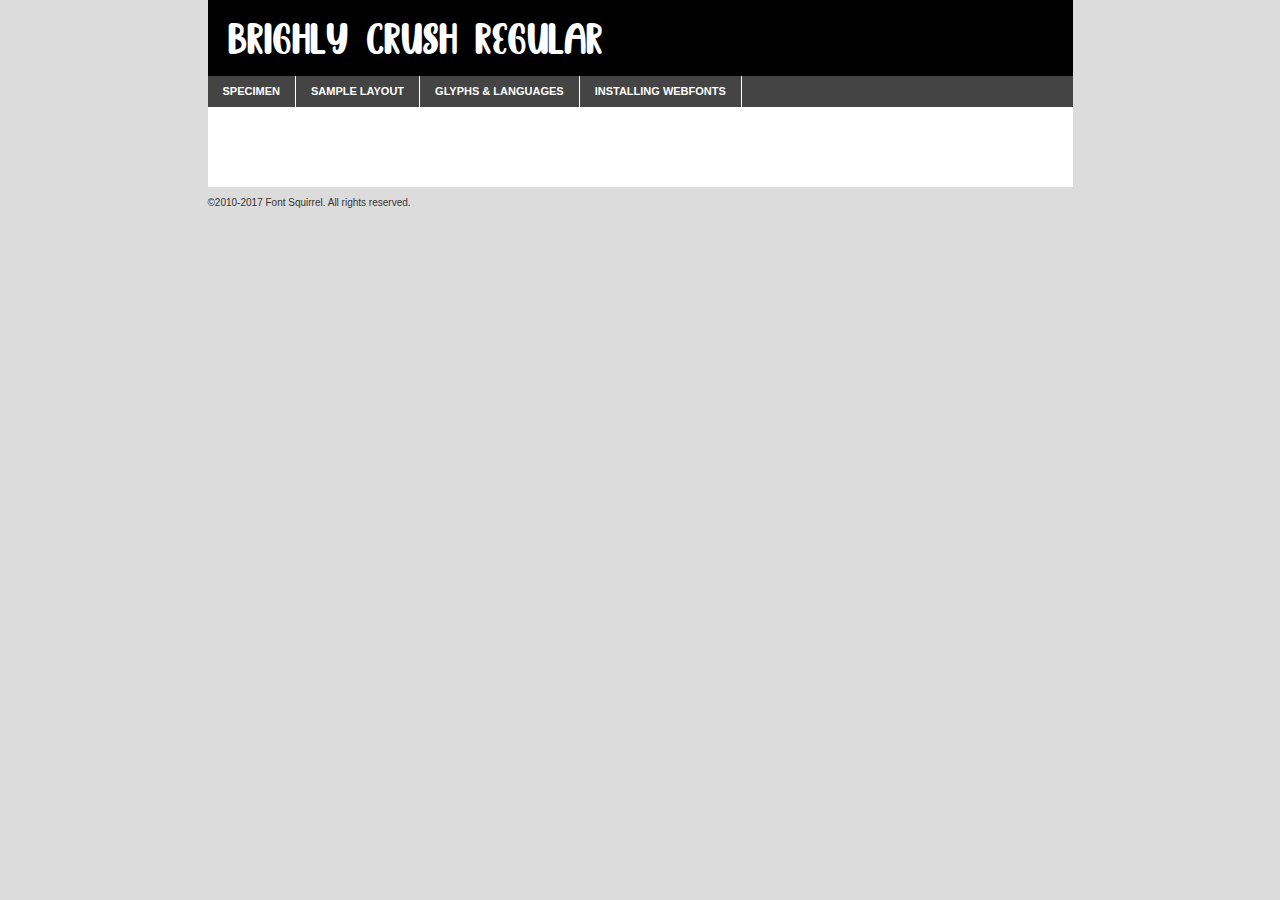
<file: fonts/brighly_crush/brighly-crush.regular-demo.html>
<!DOCTYPE html PUBLIC "-//W3C//DTD XHTML 1.0 Transitional//EN"
	"http://www.w3.org/TR/xhtml1/DTD/xhtml1-transitional.dtd">

<html xmlns="http://www.w3.org/1999/xhtml" xml:lang="en" lang="en">
<head>
	<meta http-equiv="Content-Type" content="text/html; charset=utf-8" />
	<script src="http://ajax.googleapis.com/ajax/libs/jquery/1.7.2/jquery.min.js" type="text/javascript" charset="utf-8"></script>
	<script type="text/javascript">
	(function($){$.fn.easyTabs=function(option){var param=jQuery.extend({fadeSpeed:"fast",defaultContent:1,activeClass:'active'},option);$(this).each(function(){var thisId="#"+this.id;if(param.defaultContent==''){param.defaultContent=1;}
	if(typeof param.defaultContent=="number")
	{var defaultTab=$(thisId+" .tabs li:eq("+(param.defaultContent-1)+") a").attr('href').substr(1);}else{var defaultTab=param.defaultContent;}
	$(thisId+" .tabs li a").each(function(){var tabToHide=$(this).attr('href').substr(1);$("#"+tabToHide).addClass('easytabs-tab-content');});hideAll();changeContent(defaultTab);function hideAll(){$(thisId+" .easytabs-tab-content").hide();}
	function changeContent(tabId){hideAll();$(thisId+" .tabs li").removeClass(param.activeClass);$(thisId+" .tabs li a[href=#"+tabId+"]").closest('li').addClass(param.activeClass);if(param.fadeSpeed!="none")
	{$(thisId+" #"+tabId).fadeIn(param.fadeSpeed);}else{$(thisId+" #"+tabId).show();}}
	$(thisId+" .tabs li").click(function(){var tabId=$(this).find('a').attr('href').substr(1);changeContent(tabId);return false;});});}})(jQuery);
	</script>
	<link rel="stylesheet" href="specimen_files/specimen_stylesheet.css" type="text/css" charset="utf-8" />
	<link rel="stylesheet" href="stylesheet.css" type="text/css" charset="utf-8" />

	<style type="text/css">
					body{
				font-family: 'brighly_crushregular';
							}
		</style>

	<title>Brighly Crush Regular Specimen</title>


	<script type="text/javascript" charset="utf-8">
		$(document).ready(function() {
			$('#container').easyTabs({defaultContent:1});
		});
	</script>
</head>

<body>
<div id="container">
	<div id="header">
		Brighly Crush Regular	</div>
	<ul class="tabs">
		<li><a href="#specimen">Specimen</a></li>
		<li><a href="#layout">Sample Layout</a></li>
				<li><a href="#glyphs">Glyphs &amp; Languages</a></li>
		<li><a href="#installing">Installing Webfonts</a></li>

	</ul>

	<div id="main_content">


			<div id="specimen">

				<div class="section">
					<div class="grid12 firstcol">
						<div class="huge">AaBb</div>
					</div>
				</div>

				<div class="section">
					<div class="glyph_range">A&#x200B;B&#x200b;C&#x200b;D&#x200b;E&#x200b;F&#x200b;G&#x200b;H&#x200b;I&#x200b;J&#x200b;K&#x200b;L&#x200b;M&#x200b;N&#x200b;O&#x200b;P&#x200b;Q&#x200b;R&#x200b;S&#x200b;T&#x200b;U&#x200b;V&#x200b;W&#x200b;X&#x200b;Y&#x200b;Z&#x200b;a&#x200b;b&#x200b;c&#x200b;d&#x200b;e&#x200b;f&#x200b;g&#x200b;h&#x200b;i&#x200b;j&#x200b;k&#x200b;l&#x200b;m&#x200b;n&#x200b;o&#x200b;p&#x200b;q&#x200b;r&#x200b;s&#x200b;t&#x200b;u&#x200b;v&#x200b;w&#x200b;x&#x200b;y&#x200b;z&#x200b;1&#x200b;2&#x200b;3&#x200b;4&#x200b;5&#x200b;6&#x200b;7&#x200b;8&#x200b;9&#x200b;0&#x200b;&amp;&#x200b;.&#x200b;,&#x200b;?&#x200b;!&#x200b;&#64;&#x200b;(&#x200b;)&#x200b;#&#x200b;$&#x200b;%&#x200b;*&#x200b;+&#x200b;-&#x200b;=&#x200b;:&#x200b;;</div>
				</div>
				<div class="section">
					<div class="grid12 firstcol">
						<table class="sample_table">
							<tr><td>10</td><td class="size10">abcdefghijklmnopqrstuvwxyzABCDEFGHIJKLMNOPQRSTUVWXYZ0123456789abcdefghijklmnopqrstuvwxyzABCDEFGHIJKLMNOPQRSTUVWXYZ0123456789abcdefghijklmnopqrstuvwxyzABCDEFGHIJKLMNOPQRSTUVWXYZ</td></tr>
							<tr><td>11</td><td class="size11">abcdefghijklmnopqrstuvwxyzABCDEFGHIJKLMNOPQRSTUVWXYZ0123456789abcdefghijklmnopqrstuvwxyzABCDEFGHIJKLMNOPQRSTUVWXYZ0123456789abcdefghijklmnopqrstuvwxyzABCDEFGHIJKLMNOPQRSTUVWXYZ</td></tr>
							<tr><td>12</td><td class="size12">abcdefghijklmnopqrstuvwxyzABCDEFGHIJKLMNOPQRSTUVWXYZ0123456789abcdefghijklmnopqrstuvwxyzABCDEFGHIJKLMNOPQRSTUVWXYZ0123456789abcdefghijklmnopqrstuvwxyzABCDEFGHIJKLMNOPQRSTUVWXYZ</td></tr>
							<tr><td>13</td><td class="size13">abcdefghijklmnopqrstuvwxyzABCDEFGHIJKLMNOPQRSTUVWXYZ0123456789abcdefghijklmnopqrstuvwxyzABCDEFGHIJKLMNOPQRSTUVWXYZ0123456789abcdefghijklmnopqrstuvwxyzABCDEFGHIJKLMNOPQRSTUVWXYZ</td></tr>
							<tr><td>14</td><td class="size14">abcdefghijklmnopqrstuvwxyzABCDEFGHIJKLMNOPQRSTUVWXYZ0123456789abcdefghijklmnopqrstuvwxyzABCDEFGHIJKLMNOPQRSTUVWXYZ0123456789abcdefghijklmnopqrstuvwxyzABCDEFGHIJKLMNOPQRSTUVWXYZ</td></tr>
							<tr><td>16</td><td class="size16">abcdefghijklmnopqrstuvwxyzABCDEFGHIJKLMNOPQRSTUVWXYZ0123456789abcdefghijklmnopqrstuvwxyzABCDEFGHIJKLMNOPQRSTUVWXYZ</td></tr>
							<tr><td>18</td><td class="size18">abcdefghijklmnopqrstuvwxyzABCDEFGHIJKLMNOPQRSTUVWXYZ0123456789abcdefghijklmnopqrstuvwxyzABCDEFGHIJKLMNOPQRSTUVWXYZ</td></tr>
							<tr><td>20</td><td class="size20">abcdefghijklmnopqrstuvwxyzABCDEFGHIJKLMNOPQRSTUVWXYZ0123456789abcdefghijklmnopqrstuvwxyzABCDEFGHIJKLMNOPQRSTUVWXYZ</td></tr>
							<tr><td>24</td><td class="size24">abcdefghijklmnopqrstuvwxyzABCDEFGHIJKLMNOPQRSTUVWXYZ0123456789abcdefghijklmnopqrstuvwxyzABCDEFGHIJKLMNOPQRSTUVWXYZ</td></tr>
							<tr><td>30</td><td class="size30">abcdefghijklmnopqrstuvwxyzABCDEFGHIJKLMNOPQRSTUVWXYZ0123456789abcdefghijklmnopqrstuvwxyzABCDEFGHIJKLMNOPQRSTUVWXYZ</td></tr>
							<tr><td>36</td><td class="size36">abcdefghijklmnopqrstuvwxyzABCDEFGHIJKLMNOPQRSTUVWXYZ0123456789abcdefghijklmnopqrstuvwxyzABCDEFGHIJKLMNOPQRSTUVWXYZ</td></tr>
							<tr><td>48</td><td class="size48">abcdefghijklmnopqrstuvwxyzABCDEFGHIJKLMNOPQRSTUVWXYZ0123456789abcdefghijklmnopqrstuvwxyzABCDEFGHIJKLMNOPQRSTUVWXYZ</td></tr>
							<tr><td>60</td><td class="size60">abcdefghijklmnopqrstuvwxyzABCDEFGHIJKLMNOPQRSTUVWXYZ0123456789abcdefghijklmnopqrstuvwxyzABCDEFGHIJKLMNOPQRSTUVWXYZ</td></tr>
							<tr><td>72</td><td class="size72">abcdefghijklmnopqrstuvwxyzABCDEFGHIJKLMNOPQRSTUVWXYZ0123456789abcdefghijklmnopqrstuvwxyzABCDEFGHIJKLMNOPQRSTUVWXYZ</td></tr>
							<tr><td>90</td><td class="size90">abcdefghijklmnopqrstuvwxyzABCDEFGHIJKLMNOPQRSTUVWXYZ0123456789abcdefghijklmnopqrstuvwxyzABCDEFGHIJKLMNOPQRSTUVWXYZ</td></tr>
						</table>

					</div>

				</div>



								<div class="section" id="bodycomparison">


										<div id="xheight">
				<div class="fontbody">&#x25FC;&#x25FC;&#x25FC;&#x25FC;&#x25FC;&#x25FC;&#x25FC;&#x25FC;&#x25FC;&#x25FC;&#x25FC;&#x25FC;&#x25FC;&#x25FC;&#x25FC;&#x25FC;&#x25FC;&#x25FC;&#x25FC;&#x25FC;&#x25FC;&#x25FC;&#x25FC;&#x25FC;&#x25FC;&#x25FC;&#x25FC;&#x25FC;&#x25FC;&#x25FC;&#x25FC;&#x25FC;&#x25FC;&#x25FC;&#x25FC;&#x25FC;&#x25FC;&#x25FC;&#x25FC;&#x25FC;&#x25FC;&#x25FC;&#x25FC;&#x25FC;&#x25FC;&#x25FC;&#x25FC;&#x25FC;&#x25FC;&#x25FC;&#x25FC;&#x25FC;&#x25FC;&#x25FC;&#x25FC;&#x25FC;&#x25FC;&#x25FC;&#x25FC;&#x25FC;&#x25FC;&#x25FC;&#x25FC;&#x25FC;&#x25FC;&#x25FC;&#x25FC;&#x25FC;&#x25FC;&#x25FC;&#x25FC;&#x25FC;&#x25FC;&#x25FC;&#x25FC;&#x25FC;&#x25FC;&#x25FC;&#x25FC;&#x25FC;&#x25FC;&#x25FC;&#x25FC;&#x25FC;&#x25FC;&#x25FC;&#x25FC;&#x25FC;&#x25FC;&#x25FC;&#x25FC;&#x25FC;&#x25FC;&#x25FC;&#x25FC;&#x25FC;&#x25FC;&#x25FC;&#x25FC;body</div><div class="arialbody">body</div><div class="verdanabody">body</div><div class="georgiabody">body</div></div>
										<div class="fontbody" style="z-index:1">
											body<span>Brighly Crush Regular</span>
										</div>
										<div class="arialbody" style="z-index:1">
											body<span>Arial</span>
										</div>
										<div class="verdanabody" style="z-index:1">
											body<span>Verdana</span>
										</div>
										<div class="georgiabody" style="z-index:1">
											body<span>Georgia</span>
										</div>



								</div>


				<div class="section psample psample_row1" id="">

					<div class="grid2 firstcol">
						<p class="size10"><span>10.</span>Aenean lacinia bibendum nulla sed consectetur. Fusce dapibus, tellus ac cursus commodo, tortor mauris condimentum nibh, ut fermentum massa justo sit amet risus. Nullam id dolor id nibh ultricies vehicula ut id elit. Cum sociis natoque penatibus et magnis dis parturient montes, nascetur ridiculus mus. Nulla vitae elit libero, a pharetra augue.</p>

					</div>
					<div class="grid3">
						<p class="size11"><span>11.</span>Aenean lacinia bibendum nulla sed consectetur. Fusce dapibus, tellus ac cursus commodo, tortor mauris condimentum nibh, ut fermentum massa justo sit amet risus. Nullam id dolor id nibh ultricies vehicula ut id elit. Cum sociis natoque penatibus et magnis dis parturient montes, nascetur ridiculus mus. Nulla vitae elit libero, a pharetra augue.</p>

					</div>
					<div class="grid3">
						<p class="size12"><span>12.</span>Aenean lacinia bibendum nulla sed consectetur. Fusce dapibus, tellus ac cursus commodo, tortor mauris condimentum nibh, ut fermentum massa justo sit amet risus. Nullam id dolor id nibh ultricies vehicula ut id elit. Cum sociis natoque penatibus et magnis dis parturient montes, nascetur ridiculus mus. Nulla vitae elit libero, a pharetra augue.</p>

					</div>
					<div class="grid4">
						<p class="size13"><span>13.</span>Aenean lacinia bibendum nulla sed consectetur. Fusce dapibus, tellus ac cursus commodo, tortor mauris condimentum nibh, ut fermentum massa justo sit amet risus. Nullam id dolor id nibh ultricies vehicula ut id elit. Cum sociis natoque penatibus et magnis dis parturient montes, nascetur ridiculus mus. Nulla vitae elit libero, a pharetra augue.</p>

					</div>
					<div class="white_blend"></div>

				</div>
				<div class="section psample psample_row2" id="">
					<div class="grid3 firstcol">
						<p class="size14"><span>14.</span>Aenean lacinia bibendum nulla sed consectetur. Fusce dapibus, tellus ac cursus commodo, tortor mauris condimentum nibh, ut fermentum massa justo sit amet risus. Nullam id dolor id nibh ultricies vehicula ut id elit. Cum sociis natoque penatibus et magnis dis parturient montes, nascetur ridiculus mus. Nulla vitae elit libero, a pharetra augue.</p>

					</div>
					<div class="grid4">
						<p class="size16"><span>16.</span>Aenean lacinia bibendum nulla sed consectetur. Fusce dapibus, tellus ac cursus commodo, tortor mauris condimentum nibh, ut fermentum massa justo sit amet risus. Nullam id dolor id nibh ultricies vehicula ut id elit. Cum sociis natoque penatibus et magnis dis parturient montes, nascetur ridiculus mus. Nulla vitae elit libero, a pharetra augue.</p>

					</div>
					<div class="grid5">
						<p class="size18"><span>18.</span>Aenean lacinia bibendum nulla sed consectetur. Fusce dapibus, tellus ac cursus commodo, tortor mauris condimentum nibh, ut fermentum massa justo sit amet risus. Nullam id dolor id nibh ultricies vehicula ut id elit. Cum sociis natoque penatibus et magnis dis parturient montes, nascetur ridiculus mus. Nulla vitae elit libero, a pharetra augue.</p>

					</div>

					<div class="white_blend"></div>

				</div>

				<div class="section psample psample_row3" id="">
					<div class="grid5 firstcol">
						<p class="size20"><span>20.</span>Aenean lacinia bibendum nulla sed consectetur. Fusce dapibus, tellus ac cursus commodo, tortor mauris condimentum nibh, ut fermentum massa justo sit amet risus. Nullam id dolor id nibh ultricies vehicula ut id elit. Cum sociis natoque penatibus et magnis dis parturient montes, nascetur ridiculus mus. Nulla vitae elit libero, a pharetra augue.</p>
					</div>
					<div class="grid7">
						<p class="size24"><span>24.</span>Aenean lacinia bibendum nulla sed consectetur. Fusce dapibus, tellus ac cursus commodo, tortor mauris condimentum nibh, ut fermentum massa justo sit amet risus. Nullam id dolor id nibh ultricies vehicula ut id elit. Cum sociis natoque penatibus et magnis dis parturient montes, nascetur ridiculus mus. Nulla vitae elit libero, a pharetra augue.</p>
					</div>

					<div class="white_blend"></div>

				</div>

				<div class="section psample psample_row4" id="">
					<div class="grid12 firstcol">
						<p class="size30"><span>30.</span>Aenean lacinia bibendum nulla sed consectetur. Fusce dapibus, tellus ac cursus commodo, tortor mauris condimentum nibh, ut fermentum massa justo sit amet risus. Nullam id dolor id nibh ultricies vehicula ut id elit. Cum sociis natoque penatibus et magnis dis parturient montes, nascetur ridiculus mus. Nulla vitae elit libero, a pharetra augue.</p>
					</div>
					<div class="white_blend"></div>

				</div>



				<div class="section psample psample_row1 fullreverse">
					<div class="grid2 firstcol">
						<p class="size10"><span>10.</span>Aenean lacinia bibendum nulla sed consectetur. Fusce dapibus, tellus ac cursus commodo, tortor mauris condimentum nibh, ut fermentum massa justo sit amet risus. Nullam id dolor id nibh ultricies vehicula ut id elit. Cum sociis natoque penatibus et magnis dis parturient montes, nascetur ridiculus mus. Nulla vitae elit libero, a pharetra augue.</p>

					</div>
					<div class="grid3">
						<p class="size11"><span>11.</span>Aenean lacinia bibendum nulla sed consectetur. Fusce dapibus, tellus ac cursus commodo, tortor mauris condimentum nibh, ut fermentum massa justo sit amet risus. Nullam id dolor id nibh ultricies vehicula ut id elit. Cum sociis natoque penatibus et magnis dis parturient montes, nascetur ridiculus mus. Nulla vitae elit libero, a pharetra augue.</p>

					</div>
					<div class="grid3">
						<p class="size12"><span>12.</span>Aenean lacinia bibendum nulla sed consectetur. Fusce dapibus, tellus ac cursus commodo, tortor mauris condimentum nibh, ut fermentum massa justo sit amet risus. Nullam id dolor id nibh ultricies vehicula ut id elit. Cum sociis natoque penatibus et magnis dis parturient montes, nascetur ridiculus mus. Nulla vitae elit libero, a pharetra augue.</p>

					</div>
					<div class="grid4">
						<p class="size13"><span>13.</span>Aenean lacinia bibendum nulla sed consectetur. Fusce dapibus, tellus ac cursus commodo, tortor mauris condimentum nibh, ut fermentum massa justo sit amet risus. Nullam id dolor id nibh ultricies vehicula ut id elit. Cum sociis natoque penatibus et magnis dis parturient montes, nascetur ridiculus mus. Nulla vitae elit libero, a pharetra augue.</p>

					</div>
					<div class="black_blend"></div>

				</div>

				<div class="section psample psample_row2 fullreverse">
					<div class="grid3 firstcol">
						<p class="size14"><span>14.</span>Aenean lacinia bibendum nulla sed consectetur. Fusce dapibus, tellus ac cursus commodo, tortor mauris condimentum nibh, ut fermentum massa justo sit amet risus. Nullam id dolor id nibh ultricies vehicula ut id elit. Cum sociis natoque penatibus et magnis dis parturient montes, nascetur ridiculus mus. Nulla vitae elit libero, a pharetra augue.</p>

					</div>
					<div class="grid4">
						<p class="size16"><span>16.</span>Aenean lacinia bibendum nulla sed consectetur. Fusce dapibus, tellus ac cursus commodo, tortor mauris condimentum nibh, ut fermentum massa justo sit amet risus. Nullam id dolor id nibh ultricies vehicula ut id elit. Cum sociis natoque penatibus et magnis dis parturient montes, nascetur ridiculus mus. Nulla vitae elit libero, a pharetra augue.</p>

					</div>
					<div class="grid5">
						<p class="size18"><span>18.</span>Aenean lacinia bibendum nulla sed consectetur. Fusce dapibus, tellus ac cursus commodo, tortor mauris condimentum nibh, ut fermentum massa justo sit amet risus. Nullam id dolor id nibh ultricies vehicula ut id elit. Cum sociis natoque penatibus et magnis dis parturient montes, nascetur ridiculus mus. Nulla vitae elit libero, a pharetra augue.</p>

					</div>
					<div class="black_blend"></div>

				</div>

				<div class="section psample fullreverse psample_row3" id="">
					<div class="grid5 firstcol">
						<p class="size20"><span>20.</span>Aenean lacinia bibendum nulla sed consectetur. Fusce dapibus, tellus ac cursus commodo, tortor mauris condimentum nibh, ut fermentum massa justo sit amet risus. Nullam id dolor id nibh ultricies vehicula ut id elit. Cum sociis natoque penatibus et magnis dis parturient montes, nascetur ridiculus mus. Nulla vitae elit libero, a pharetra augue.</p>
					</div>
					<div class="grid7">
						<p class="size24"><span>24.</span>Aenean lacinia bibendum nulla sed consectetur. Fusce dapibus, tellus ac cursus commodo, tortor mauris condimentum nibh, ut fermentum massa justo sit amet risus. Nullam id dolor id nibh ultricies vehicula ut id elit. Cum sociis natoque penatibus et magnis dis parturient montes, nascetur ridiculus mus. Nulla vitae elit libero, a pharetra augue.</p>
					</div>

					<div class="black_blend"></div>

				</div>

				<div class="section psample fullreverse psample_row4" id="" style="border-bottom: 20px #000 solid;">
					<div class="grid12 firstcol">
						<p class="size30"><span>30.</span>Aenean lacinia bibendum nulla sed consectetur. Fusce dapibus, tellus ac cursus commodo, tortor mauris condimentum nibh, ut fermentum massa justo sit amet risus. Nullam id dolor id nibh ultricies vehicula ut id elit. Cum sociis natoque penatibus et magnis dis parturient montes, nascetur ridiculus mus. Nulla vitae elit libero, a pharetra augue.</p>
					</div>
					<div class="black_blend"></div>

				</div>




			</div>

			<div id="layout">

				<div class="section">

					<div class="grid12 firstcol">
						<h1>Lorem Ipsum Dolor</h1>
						<h2>Etiam porta sem malesuada magna mollis euismod</h2>

						<p class="byline">By <a href="#link">Aenean Lacinia</a></p>
					</div>
				</div>
				<div class="section">
					<div class="grid8 firstcol">
						<p class="large">Donec sed odio dui. Morbi leo risus, porta ac consectetur ac, vestibulum at eros. Fusce dapibus, tellus ac cursus commodo, tortor mauris condimentum nibh, ut fermentum massa justo sit amet risus. </p>


						<h3>Pellentesque ornare sem</h3>

						<p>Maecenas sed diam eget risus varius blandit sit amet non magna. Maecenas faucibus mollis interdum. Donec ullamcorper nulla non metus auctor fringilla. Nullam id dolor id nibh ultricies vehicula ut id elit. Nullam id dolor id nibh ultricies vehicula ut id elit. </p>

						<p>Aenean eu leo quam. Pellentesque ornare sem lacinia quam venenatis vestibulum. Lorem ipsum dolor sit amet, consectetur adipiscing elit. Cum sociis natoque penatibus et magnis dis parturient montes, nascetur ridiculus mus. </p>

						<p>Nulla vitae elit libero, a pharetra augue. Praesent commodo cursus magna, vel scelerisque nisl consectetur et. Aenean lacinia bibendum nulla sed consectetur. </p>

						<p>Nullam quis risus eget urna mollis ornare vel eu leo. Nullam quis risus eget urna mollis ornare vel eu leo. Maecenas sed diam eget risus varius blandit sit amet non magna. Donec ullamcorper nulla non metus auctor fringilla. </p>

						<h3>Cras mattis consectetur</h3>

						<p>Aenean eu leo quam. Pellentesque ornare sem lacinia quam venenatis vestibulum. Aenean lacinia bibendum nulla sed consectetur. Integer posuere erat a ante venenatis dapibus posuere velit aliquet. Cras mattis consectetur purus sit amet fermentum. </p>

						<p>Nullam id dolor id nibh ultricies vehicula ut id elit. Nullam quis risus eget urna mollis ornare vel eu leo. Cras mattis consectetur purus sit amet fermentum.</p>
					</div>

					<div class="grid4 sidebar">

						<div class="box reverse">
							<p class="last">Nullam quis risus eget urna mollis ornare vel eu leo. Donec ullamcorper nulla non metus auctor fringilla. Cras mattis consectetur purus sit amet fermentum. Sed posuere consectetur est at lobortis. Lorem ipsum dolor sit amet, consectetur adipiscing elit. </p>
						</div>

						<p class="caption">Maecenas sed diam eget risus varius.</p>

						<p>Vestibulum id ligula porta felis euismod semper. Integer posuere erat a ante venenatis dapibus posuere velit aliquet. Vestibulum id ligula porta felis euismod semper. Sed posuere consectetur est at lobortis. Maecenas sed diam eget risus varius blandit sit amet non magna. Fusce dapibus, tellus ac cursus commodo, tortor mauris condimentum nibh, ut fermentum massa justo sit amet risus. </p>



						<p>Duis mollis, est non commodo luctus, nisi erat porttitor ligula, eget lacinia odio sem nec elit. Aenean lacinia bibendum nulla sed consectetur. Vivamus sagittis lacus vel augue laoreet rutrum faucibus dolor auctor. Aenean lacinia bibendum nulla sed consectetur. Nullam quis risus eget urna mollis ornare vel eu leo. </p>

						<p>Praesent commodo cursus magna, vel scelerisque nisl consectetur et. Donec ullamcorper nulla non metus auctor fringilla. Maecenas faucibus mollis interdum. Fusce dapibus, tellus ac cursus commodo, tortor mauris condimentum nibh, ut fermentum massa justo sit amet risus. </p>

					</div>
				</div>

			</div>






		<div id="glyphs">
			<div class="section">
				<div class="grid12 firstcol">

				<h1>Language Support</h1>
				<p>The subset of Brighly Crush Regular in this kit supports the following languages:<br />

					Albanian, Basque, Breton, Chamorro, Danish, English, Finnish, Frisian, Galician, German, Italian, Malagasy, Norwegian, Portuguese, Spanish, Alsatian, Aragonese, Arapaho, Arrernte, Asturian, Aymara, Bislama, Cebuano, Corsican, Fijian, French_creole, Genoese, Gilbertese, Greenlandic, Haitian_creole, Hiligaynon, Hmong, Hopi, Ibanag, Iloko_ilokano, Indonesian, Interglossa_glosa, Interlingua, Irish_gaelic, Jerriais, Lojban, Lombard, Luxembourgeois, Manx, Mohawk, Norfolk_pitcairnese, Occitan, Oromo, Pangasinan, Papiamento, Piedmontese, Potawatomi, Rhaeto-romance, Romansh, Rotokas, Sami_lule, Sardinian, Scots_gaelic, Seychelles_creole, Shona, Sicilian, Somali, Southern_ndebele, Swahili, Swati_swazi, Tagalog_filipino_pilipino, Tetum, Tok_pisin, Uyghur_latinized, Volapuk, Walloon, Warlpiri, Xhosa, Yapese, Zulu, Latinbasic, Ubasic, Demo				</p>
				<h1>Glyph Chart</h1>
				<p>The subset of Brighly Crush Regular in this kit includes all the glyphs listed below. Unicode entities are included above each glyph to help you insert individual characters into your layout.</p>
				<div id="glyph_chart">

																				 <div><p>&amp;#29;</p>&#29;</div>
																				 <div><p>&amp;#13;</p>&#13;</div>
																				 <div><p>&amp;#29;</p>&#29;</div>
																				 <div><p>&amp;#32;</p>&#32;</div>
																				 <div><p>&amp;#33;</p>&#33;</div>
																				 <div><p>&amp;#34;</p>&#34;</div>
																				 <div><p>&amp;#35;</p>&#35;</div>
																				 <div><p>&amp;#36;</p>&#36;</div>
																				 <div><p>&amp;#37;</p>&#37;</div>
																				 <div><p>&amp;#38;</p>&#38;</div>
																				 <div><p>&amp;#39;</p>&#39;</div>
																				 <div><p>&amp;#40;</p>&#40;</div>
																				 <div><p>&amp;#41;</p>&#41;</div>
																				 <div><p>&amp;#42;</p>&#42;</div>
																				 <div><p>&amp;#43;</p>&#43;</div>
																				 <div><p>&amp;#44;</p>&#44;</div>
																				 <div><p>&amp;#45;</p>&#45;</div>
																				 <div><p>&amp;#46;</p>&#46;</div>
																				 <div><p>&amp;#47;</p>&#47;</div>
																				 <div><p>&amp;#48;</p>&#48;</div>
																				 <div><p>&amp;#49;</p>&#49;</div>
																				 <div><p>&amp;#50;</p>&#50;</div>
																				 <div><p>&amp;#51;</p>&#51;</div>
																				 <div><p>&amp;#52;</p>&#52;</div>
																				 <div><p>&amp;#53;</p>&#53;</div>
																				 <div><p>&amp;#54;</p>&#54;</div>
																				 <div><p>&amp;#55;</p>&#55;</div>
																				 <div><p>&amp;#56;</p>&#56;</div>
																				 <div><p>&amp;#57;</p>&#57;</div>
																				 <div><p>&amp;#58;</p>&#58;</div>
																				 <div><p>&amp;#59;</p>&#59;</div>
																				 <div><p>&amp;#60;</p>&#60;</div>
																				 <div><p>&amp;#61;</p>&#61;</div>
																				 <div><p>&amp;#62;</p>&#62;</div>
																				 <div><p>&amp;#63;</p>&#63;</div>
																				 <div><p>&amp;#64;</p>&#64;</div>
																				 <div><p>&amp;#65;</p>&#65;</div>
																				 <div><p>&amp;#66;</p>&#66;</div>
																				 <div><p>&amp;#67;</p>&#67;</div>
																				 <div><p>&amp;#68;</p>&#68;</div>
																				 <div><p>&amp;#69;</p>&#69;</div>
																				 <div><p>&amp;#70;</p>&#70;</div>
																				 <div><p>&amp;#71;</p>&#71;</div>
																				 <div><p>&amp;#72;</p>&#72;</div>
																				 <div><p>&amp;#73;</p>&#73;</div>
																				 <div><p>&amp;#74;</p>&#74;</div>
																				 <div><p>&amp;#75;</p>&#75;</div>
																				 <div><p>&amp;#76;</p>&#76;</div>
																				 <div><p>&amp;#77;</p>&#77;</div>
																				 <div><p>&amp;#78;</p>&#78;</div>
																				 <div><p>&amp;#79;</p>&#79;</div>
																				 <div><p>&amp;#80;</p>&#80;</div>
																				 <div><p>&amp;#81;</p>&#81;</div>
																				 <div><p>&amp;#82;</p>&#82;</div>
																				 <div><p>&amp;#83;</p>&#83;</div>
																				 <div><p>&amp;#84;</p>&#84;</div>
																				 <div><p>&amp;#85;</p>&#85;</div>
																				 <div><p>&amp;#86;</p>&#86;</div>
																				 <div><p>&amp;#87;</p>&#87;</div>
																				 <div><p>&amp;#88;</p>&#88;</div>
																				 <div><p>&amp;#89;</p>&#89;</div>
																				 <div><p>&amp;#90;</p>&#90;</div>
																				 <div><p>&amp;#91;</p>&#91;</div>
																				 <div><p>&amp;#92;</p>&#92;</div>
																				 <div><p>&amp;#93;</p>&#93;</div>
																				 <div><p>&amp;#94;</p>&#94;</div>
																				 <div><p>&amp;#95;</p>&#95;</div>
																				 <div><p>&amp;#96;</p>&#96;</div>
																				 <div><p>&amp;#97;</p>&#97;</div>
																				 <div><p>&amp;#98;</p>&#98;</div>
																				 <div><p>&amp;#99;</p>&#99;</div>
																				 <div><p>&amp;#100;</p>&#100;</div>
																				 <div><p>&amp;#101;</p>&#101;</div>
																				 <div><p>&amp;#102;</p>&#102;</div>
																				 <div><p>&amp;#103;</p>&#103;</div>
																				 <div><p>&amp;#104;</p>&#104;</div>
																				 <div><p>&amp;#105;</p>&#105;</div>
																				 <div><p>&amp;#106;</p>&#106;</div>
																				 <div><p>&amp;#107;</p>&#107;</div>
																				 <div><p>&amp;#108;</p>&#108;</div>
																				 <div><p>&amp;#109;</p>&#109;</div>
																				 <div><p>&amp;#110;</p>&#110;</div>
																				 <div><p>&amp;#111;</p>&#111;</div>
																				 <div><p>&amp;#112;</p>&#112;</div>
																				 <div><p>&amp;#113;</p>&#113;</div>
																				 <div><p>&amp;#114;</p>&#114;</div>
																				 <div><p>&amp;#115;</p>&#115;</div>
																				 <div><p>&amp;#116;</p>&#116;</div>
																				 <div><p>&amp;#117;</p>&#117;</div>
																				 <div><p>&amp;#118;</p>&#118;</div>
																				 <div><p>&amp;#119;</p>&#119;</div>
																				 <div><p>&amp;#120;</p>&#120;</div>
																				 <div><p>&amp;#121;</p>&#121;</div>
																				 <div><p>&amp;#122;</p>&#122;</div>
																				 <div><p>&amp;#123;</p>&#123;</div>
																				 <div><p>&amp;#124;</p>&#124;</div>
																				 <div><p>&amp;#125;</p>&#125;</div>
																				 <div><p>&amp;#126;</p>&#126;</div>
																				 <div><p>&amp;#160;</p>&#160;</div>
																				 <div><p>&amp;#161;</p>&#161;</div>
																				 <div><p>&amp;#162;</p>&#162;</div>
																				 <div><p>&amp;#163;</p>&#163;</div>
																				 <div><p>&amp;#164;</p>&#164;</div>
																				 <div><p>&amp;#165;</p>&#165;</div>
																				 <div><p>&amp;#167;</p>&#167;</div>
																				 <div><p>&amp;#168;</p>&#168;</div>
																				 <div><p>&amp;#169;</p>&#169;</div>
																				 <div><p>&amp;#171;</p>&#171;</div>
																				 <div><p>&amp;#173;</p>&#173;</div>
																				 <div><p>&amp;#174;</p>&#174;</div>
																				 <div><p>&amp;#177;</p>&#177;</div>
																				 <div><p>&amp;#180;</p>&#180;</div>
																				 <div><p>&amp;#183;</p>&#183;</div>
																				 <div><p>&amp;#184;</p>&#184;</div>
																				 <div><p>&amp;#187;</p>&#187;</div>
																				 <div><p>&amp;#191;</p>&#191;</div>
																				 <div><p>&amp;#192;</p>&#192;</div>
																				 <div><p>&amp;#193;</p>&#193;</div>
																				 <div><p>&amp;#194;</p>&#194;</div>
																				 <div><p>&amp;#195;</p>&#195;</div>
																				 <div><p>&amp;#196;</p>&#196;</div>
																				 <div><p>&amp;#197;</p>&#197;</div>
																				 <div><p>&amp;#198;</p>&#198;</div>
																				 <div><p>&amp;#199;</p>&#199;</div>
																				 <div><p>&amp;#200;</p>&#200;</div>
																				 <div><p>&amp;#201;</p>&#201;</div>
																				 <div><p>&amp;#202;</p>&#202;</div>
																				 <div><p>&amp;#203;</p>&#203;</div>
																				 <div><p>&amp;#204;</p>&#204;</div>
																				 <div><p>&amp;#205;</p>&#205;</div>
																				 <div><p>&amp;#206;</p>&#206;</div>
																				 <div><p>&amp;#207;</p>&#207;</div>
																				 <div><p>&amp;#208;</p>&#208;</div>
																				 <div><p>&amp;#209;</p>&#209;</div>
																				 <div><p>&amp;#210;</p>&#210;</div>
																				 <div><p>&amp;#211;</p>&#211;</div>
																				 <div><p>&amp;#212;</p>&#212;</div>
																				 <div><p>&amp;#213;</p>&#213;</div>
																				 <div><p>&amp;#214;</p>&#214;</div>
																				 <div><p>&amp;#215;</p>&#215;</div>
																				 <div><p>&amp;#216;</p>&#216;</div>
																				 <div><p>&amp;#217;</p>&#217;</div>
																				 <div><p>&amp;#218;</p>&#218;</div>
																				 <div><p>&amp;#219;</p>&#219;</div>
																				 <div><p>&amp;#220;</p>&#220;</div>
																				 <div><p>&amp;#221;</p>&#221;</div>
																				 <div><p>&amp;#222;</p>&#222;</div>
																				 <div><p>&amp;#223;</p>&#223;</div>
																				 <div><p>&amp;#224;</p>&#224;</div>
																				 <div><p>&amp;#225;</p>&#225;</div>
																				 <div><p>&amp;#226;</p>&#226;</div>
																				 <div><p>&amp;#227;</p>&#227;</div>
																				 <div><p>&amp;#228;</p>&#228;</div>
																				 <div><p>&amp;#229;</p>&#229;</div>
																				 <div><p>&amp;#230;</p>&#230;</div>
																				 <div><p>&amp;#231;</p>&#231;</div>
																				 <div><p>&amp;#232;</p>&#232;</div>
																				 <div><p>&amp;#233;</p>&#233;</div>
																				 <div><p>&amp;#234;</p>&#234;</div>
																				 <div><p>&amp;#235;</p>&#235;</div>
																				 <div><p>&amp;#236;</p>&#236;</div>
																				 <div><p>&amp;#237;</p>&#237;</div>
																				 <div><p>&amp;#238;</p>&#238;</div>
																				 <div><p>&amp;#239;</p>&#239;</div>
																				 <div><p>&amp;#241;</p>&#241;</div>
																				 <div><p>&amp;#242;</p>&#242;</div>
																				 <div><p>&amp;#243;</p>&#243;</div>
																				 <div><p>&amp;#244;</p>&#244;</div>
																				 <div><p>&amp;#245;</p>&#245;</div>
																				 <div><p>&amp;#246;</p>&#246;</div>
																				 <div><p>&amp;#247;</p>&#247;</div>
																				 <div><p>&amp;#248;</p>&#248;</div>
																				 <div><p>&amp;#249;</p>&#249;</div>
																				 <div><p>&amp;#250;</p>&#250;</div>
																				 <div><p>&amp;#251;</p>&#251;</div>
																				 <div><p>&amp;#252;</p>&#252;</div>
																				 <div><p>&amp;#253;</p>&#253;</div>
																				 <div><p>&amp;#254;</p>&#254;</div>
																				 <div><p>&amp;#255;</p>&#255;</div>
																				 <div><p>&amp;#710;</p>&#710;</div>
																				 <div><p>&amp;#732;</p>&#732;</div>
																				 <div><p>&amp;#8192;</p>&#8192;</div>
																				 <div><p>&amp;#8193;</p>&#8193;</div>
																				 <div><p>&amp;#8194;</p>&#8194;</div>
																				 <div><p>&amp;#8195;</p>&#8195;</div>
																				 <div><p>&amp;#8196;</p>&#8196;</div>
																				 <div><p>&amp;#8197;</p>&#8197;</div>
																				 <div><p>&amp;#8198;</p>&#8198;</div>
																				 <div><p>&amp;#8199;</p>&#8199;</div>
																				 <div><p>&amp;#8200;</p>&#8200;</div>
																				 <div><p>&amp;#8201;</p>&#8201;</div>
																				 <div><p>&amp;#8202;</p>&#8202;</div>
																				 <div><p>&amp;#8208;</p>&#8208;</div>
																				 <div><p>&amp;#8209;</p>&#8209;</div>
																				 <div><p>&amp;#8210;</p>&#8210;</div>
																				 <div><p>&amp;#8211;</p>&#8211;</div>
																				 <div><p>&amp;#8212;</p>&#8212;</div>
																				 <div><p>&amp;#8216;</p>&#8216;</div>
																				 <div><p>&amp;#8217;</p>&#8217;</div>
																				 <div><p>&amp;#8218;</p>&#8218;</div>
																				 <div><p>&amp;#8220;</p>&#8220;</div>
																				 <div><p>&amp;#8221;</p>&#8221;</div>
																				 <div><p>&amp;#8222;</p>&#8222;</div>
																				 <div><p>&amp;#8226;</p>&#8226;</div>
																				 <div><p>&amp;#8230;</p>&#8230;</div>
																				 <div><p>&amp;#8239;</p>&#8239;</div>
																				 <div><p>&amp;#8287;</p>&#8287;</div>
																				 <div><p>&amp;#8364;</p>&#8364;</div>
																				 <div><p>&amp;#9724;</p>&#9724;</div>
																																						</div>
				</div>


			</div>
		</div>


		<div id="specs">

		</div>

		<div id="installing">
			<div class="section">
				<div class="grid7 firstcol">
					<h1>Installing Webfonts</h1>

					<p>Webfonts are supported by all major browser platforms but not all in the same way. There are currently four different font formats that must be included in order to target all browsers. This includes TTF, WOFF, EOT and SVG.</p>

					<h2>1. Upload your webfonts</h2>
					<p>You must upload your webfont kit to your website. They should be in or near the same directory as your CSS files.</p>

					<h2>2. Include the webfont stylesheet</h2>
					<p>A special CSS @font-face declaration helps the various browsers select the appropriate font it needs without causing you a bunch of headaches. Learn more about this syntax by reading the <a href="https://www.fontspring.com/blog/further-hardening-of-the-bulletproof-syntax">Fontspring blog post</a> about it. The code for it is as follows:</p>


<code>
@font-face{
	font-family: 'MyWebFont';
	src: url('WebFont.eot');
	src: url('WebFont.eot?#iefix') format('embedded-opentype'),
	     url('WebFont.woff') format('woff'),
	     url('WebFont.ttf') format('truetype'),
	     url('WebFont.svg#webfont') format('svg');
}
</code>

	<p>We've already gone ahead and generated the code for you. All you have to do is link to the stylesheet in your HTML, like this:</p>
	<code>&lt;link rel=&quot;stylesheet&quot; href=&quot;stylesheet.css&quot; type=&quot;text/css&quot; charset=&quot;utf-8&quot; /&gt;</code>

					<h2>3. Modify your own stylesheet</h2>
					<p>To take advantage of your new fonts, you must tell your stylesheet to use them. Look at the original @font-face declaration above and find the property called "font-family." The name linked there will be what you use to reference the font. Prepend that webfont name to the font stack in the "font-family" property, inside the selector you want to change. For example:</p>
<code>p { font-family: 'WebFont', Arial, sans-serif; }</code>

<h2>4. Test</h2>
<p>Getting webfonts to work cross-browser <em>can</em> be tricky. Use the information in the sidebar to help you if you find that fonts aren't loading in a particular browser.</p>
				</div>

				<div class="grid5 sidebar">
					<div class="box">
						<h2>Troubleshooting<br />Font-Face Problems</h2>
						<p>Having trouble getting your webfonts to load in your new website? Here are some tips to sort out what might be the problem.</p>

						<h3>Fonts not showing in any browser</h3>

						<p>This sounds like you need to work on the plumbing. You either did not upload the fonts to the correct directory, or you did not link the fonts properly in the CSS. If you've confirmed that all this is correct and you still have a problem, take a look at your .htaccess file and see if requests are getting intercepted.</p>

						<h3>Fonts not loading in iPhone or iPad</h3>

						<p>The most common problem here is that you are serving the fonts from an IIS server. IIS refuses to serve files that have unknown MIME types. If that is the case, you must set the MIME type for SVG to "image/svg+xml" in the server settings. Follow these instructions from Microsoft if you need help.</p>

						<h3>Fonts not loading in Firefox</h3>

						<p>The primary reason for this failure? You are still using a version Firefox older than 3.5. So upgrade already! If that isn't it, then you are very likely serving fonts from a different domain. Firefox requires that all font assets be served from the same domain. Lastly it is possible that you need to add WOFF to your list of MIME types (if you are serving via IIS.)</p>

						<h3>Fonts not loading in IE</h3>

						<p>Are you looking at Internet Explorer on an actual Windows machine or are you cheating by using a service like Adobe BrowserLab? Many of these screenshot services do not render @font-face for IE. Best to test it on a real machine.</p>

						<h3>Fonts not loading in IE9</h3>

						<p>IE9, like Firefox, requires that fonts be served from the same domain as the website. Make sure that is the case.</p>
					</div>
				</div>
			</div>

		</div>

	</div>
	<div id="footer">
		<p>&copy;2010-2017 Font Squirrel. All rights reserved.</p>
	</div>
</div>
</body>
</html>
</file>
<file: styles.css>
/* GENERELT */

* {
	padding: 0;
	margin: 0;
	box-sizing: border-box;
}

html {
	font-size: 1rem;
	background-color: #bdeadf;
}

img {
	width: 100%;
	height: auto;
	vertical-align: middle;
	border-radius: 1rem;
	box-shadow: 5px 5px 10px rgba(0, 0, 0, 0.2);
}

video {
	width: 100%;
	height: auto;
	border-radius: 1rem;
	box-shadow: 5px 5px 10px rgba(0, 0, 0, 0.2);
}

section {
	margin: 2rem 0;
}

.container_wrapper {
	max-width: 1200px;
	margin: 0 auto;
}

.container {
	max-width: 1200px;
	margin: 0 auto;

}

.center {
	display: grid;
	justify-content: center;
}

a.button {
	font-size: 1.25rem;
	background-color: #e8c0d6;
	border-radius: 1.5rem;
	border: none;
	cursor: pointer;
	padding: 1rem 1.5rem;
	box-shadow: 0 5px 10px 0 rgba(0, 0, 0, 0.4);
	margin: 1rem 0;
}

a:hover.button {
	color: #eafaf7;
	background-color: #70c2b1;
}

em {
	font-style: normal;
	text-decoration: underline;
}

.sr-only {
	position: absolute;
	width: 1px;
	height: 1px;
	padding: 0;
	margin: -1px;
	overflow: hidden;
	clip: rect(0, 0, 0, 0);
	white-space: nowrap;
	border-width: 0;
}

/* ------------------------------------------------------------------------------------- */
/* FONTS & STYLING */

@font-face {
	font-family: 'wicked_mouseregular';
	src: url('fonts/wicked_mouse/wickedmouse-agok-webfont.woff2') format('woff2'),
		url('fonts/wicked_mouse/wickedmouse-agok-webfont.woff') format('woff');
	font-weight: normal;
	font-style: normal;
}

h1 {
	font-family: 'wicked_mouseregular', sans-serif;
	font-size: 2rem;
	letter-spacing: 0.05rem;
	word-spacing: 0.25rem;
	color: #3b1d7e;
	text-align: center;
}

h2 {
	font-family: 'wicked_mouseregular', sans-serif;
	font-size: 1.5rem;
	color: #3b1d7e;
	letter-spacing: 0.1rem;
}

h3 {
	color: #3b1d7e;
}

p {
	font-family: 'Roboto', sans-serif;
	color: #3b1d7e;
	word-spacing: 0.05rem;
	line-height: 1.2;
	margin-top: 1rem;
}

.box {
	background-color: #eafaf7;
	border-radius: 1rem;
	box-shadow: 5px 5px 10px rgba(0, 0, 0, 0.2);
	padding: 1rem;
}

.maintext {
	max-width: 90ch;
	font-size: 1.2rem;
	padding: 1rem;
	margin: 2rem 1rem;
}

figcaption {
	font-family: 'Roboto', sans-serif;
	font-weight: 600;
	color: #3b1d7e;
	letter-spacing: 0.05rem;
}

.caption {
	font-family: 'Roboto', sans-serif;
	color: #3b1d7e;
	letter-spacing: 0.05rem;
	text-align: center;
	padding: 1rem;
}

ol {
	font-family: 'Roboto', sans-serif;
	color: #3b1d7e;
	font-size: 1.2rem;
	word-spacing: 0.05rem;
	padding: 0 2rem;
	margin-bottom: 1rem;
}

a {
	font-family: 'Roboto', sans-serif;
	color: #3b1d7e;
	word-spacing: 0.05rem;
	line-height: 1.2;
	text-decoration: none;
	color: #3b1d7e;
}

a:visited {
	color: rgb(59, 29, 126);
}

a:active {
	color: #e85a95;
}

a:hover {
	color: #e85a95;
}

/* SLIDESHOW */

.slideshow {
	position: relative;
	margin: auto;
}

.prev,
.next {
	cursor: pointer;
	position: absolute;
	top: 50%;
	width: auto;
	padding: 1rem;
	color: #3b1d7e;
	font-weight: bold;
	font-size: 1rem;
	transition: 0.6s ease;
	border-radius: 0 3px 3px 0;
	user-select: none;
}

.next {
	right: 0;
	border-radius: 3px 0 0 3px;
}

.prev:hover,
.next:hover {
	background-color: rgba(59, 29, 126, 0.6);
}

.numbertext {
	font-family: 'Roboto', sans-serif;
	color: #3b1d7e;
	font-size: 1rem;
	padding: 1rem;
	position: absolute;
	top: 0;
}

/* Fading animation */
.fade {
	animation-name: fade;
	animation-duration: 1.5s;
}

@-webkit-keyframes fade {
	from {
		opacity: .4
	}

	to {
		opacity: 1
	}
}

@keyframes fade {
	from {
		opacity: .4
	}

	to {
		opacity: 1
	}
}

/* ------------------------------------------------------------------------------------- */
/* HEADER, NAV & FOOTER */

nav {
	position: relative;
	display: flex;
	justify-content: space-between;
	align-items: center;
}

header .container {
	max-width: 1200px;
	margin: 0 auto;
	padding: 1rem 1rem;
}

header {
	padding: 1rem;
	background-color: #e8c0d6;
	box-shadow: 0 5px 10px 0 rgba(0, 0, 0, 0.2);
}

nav a {
	font-family: 'wicked_mouseregular', sans-serif;
	font-size: 1.25rem;
	color: #3b1d7e;
	letter-spacing: 0.05rem;
	padding: 1rem;
}

nav a:visited {
	color: #3b1d7e;
}

nav a:active {
	color: #e85a95;
}

nav a:hover {
	color: #e85a95;
}

#logo img {
	width: 3rem;
	height: 3rem;
	border-radius: 0;
	box-shadow: none;
	top: 0;
	margin-left: -0.5rem;
}

#burgermenu {
	background: none;
	color: #380d7d;
	border: none;
	padding: 0.5rem;
	margin-right: 0.5rem;
	width: 3rem;
	height: 3rem;
	justify-content: flex-end;
}

#menupunkter {
	position: absolute;
	text-align: right;
	background-color: #e8c0d6;
}

footer {
	font-family: 'Roboto', sans-serif;
	font-size: 1rem;
	color: #380d7d;
	text-align: center;
	color: #3b1d7e;
	padding: 3rem 0;
}

/* ------------------------------------------------------------------------------------- */
/* SPLASH */

#index_section1 {
	margin: 0;
}

#index_section1 img {
	border-radius: 0;
	box-shadow: none;
}

.grid-splash {
	display: grid;
	grid-template-columns: 1fr 3fr;
	grid-template-rows: 2fr 5fr 1fr;
}

.pige {
	grid-column: 1/2;
	grid-row: 2/3;
}

.hidden {
	display: none;
}

.pige_hover:hover :first-child {
	display: none;
}

.pige_hover:hover :last-child {
	display: block;
}

.signatur {
	grid-column: 2/3;
	grid-row: 2/3;
}

.splash {
	grid-column: 1/3;
	grid-row: 1/4;
}

/* ------------------------------------------------------------------------------------- */
/* PORTFOLIO */

#port_section h2 {
	font-size: 2rem;
}

.flip {
	background-color: transparent;
	margin: 0 1rem 1rem 1rem;
}

.flip-inner {
	position: relative;
	width: 100%;
	height: 100%;
	text-align: center;
	transition: transform 0.6s;
	transform-style: preserve-3d;
	box-shadow: 0 5px 10px 0 rgba(0, 0, 0, 0.4);
	border-radius: 1rem;
}

.flip-front {
	backface-visibility: hidden;
	border-radius: 1rem;
	overflow: hidden;
}

.flip-back {
	position: absolute;
	width: 100%;
	height: 100%;
	background-color: #70c2b1;
	transform: rotateY(180deg);
	-webkit-backface-visibility: hidden;
	backface-visibility: hidden;
	top: 0;
	display: flex;
	justify-content: center;
	flex-direction: column;
	border-radius: 1rem;
	overflow: hidden;
}

/* ------------------------------------------------------------------------------------- */
/* GR. HTML */

@media (min-width: 768px) {

	#html_section3 img {
		display: block;
		height: 100%;
		object-fit: cover;
		margin: 0;
	}

	#html_section3 .container {
		display: grid;
		grid-template-columns: repeat(3, 1fr);
		grid-template-rows: repeat(4, 1fr);
		grid-gap: 2rem;
		box-sizing: content-box;
	}
}

.web_img1 {
	grid-column: 1 / 2;
	grid-row: 1 / 4;
}

.web_img2 {
	grid-column: 2 / 3;
	grid-row: 1 / 3;
}

.web_img3 {
	grid-column: 3 / 4;
	grid-row: 1 / 3;
}

.web_img4 {
	grid-column: 1 / 2;
	grid-row: 4 / 5;
}

.web_img5 {
	grid-column: 2 / 4;
	grid-row: 3 / 5;
}

/* ------------------------------------------------------------------------------------- */
/* GR. UX */

#miss_tailor {
	padding-bottom: 1rem;
}

/* ------------------------------------------------------------------------------------- */
/* GR. ANIMATION */

#assets img {
	box-shadow: none;
	height: 100%
}

@media only screen and (min-width: 768px) {
	#screens {
		display: grid;
		grid-template-columns: 1fr 1fr;
	}

	#assets img {
		height: 80%
	}

	.float {
		animation-name: float_kf;
		animation-duration: 1s;
		animation-iteration-count: infinite;
	}

	@keyframes float_kf {
		0% {
			transform: translateY(0vw);
		}

		50% {
			transform: translateY(1vw);
		}

		100% {
			transform: translateY(0vw);
		}
	}

	.wiggle {
		animation-name: wiggle_kf;
		animation-duration: 1s;
		animation-iteration-count: infinite;
	}

	@keyframes wiggle_kf {
		0% {
			transform: rotate(20deg);
		}

		50% {
			transform: rotate(-20deg);
		}

		100% {
			transform: rotate(20deg);
		}
	}
}

#assets {
	display: grid;
	grid-template-columns: repeat(3, 1fr);
	grid-template-rows: repeat(4, 1fr);
}

.ani_img1 {
	grid-column: 1 / 2;
	grid-row: 1 / 3;
}

.ani_img2 {
	grid-column: 2 / 3;
	grid-row: 1 / 3;
}

.ani_img3 {
	grid-column: 1 / 2;
	grid-row: 3 / 5;
}

.ani_img4 {
	grid-column: 2 / 3;
	grid-row: 3 / 5;
}

.ani_img5 {
	grid-column: 3 / 4;
	grid-row: 1 / 5;
}

/* ------------------------------------------------------------------------------------- */
/* PILOTPROJEKT */



/* ------------------------------------------------------------------------------------- */
/* BILLEDREDIGERING */

figcaption {
	font-size: 1.2rem;
}

.compare {
	display: flex;
	grid-gap: 1rem;
	margin: 0 auto;
}

.compare figure {
	flex-grow: 1;
}

.compare figcaption {
	background: transparent;
	text-align: center;
}

/* ------------------------------------------------------------------------------------- */
/* REDESIGN */


/* ------------------------------------------------------------------------------------- */
/* OM MIG */


/* ------------------------------------------------------------------------------------- */
/* MOBIL + IPAD HØJFORMAT */

@media (max-width: 767px) {
	.hide_on_mobile {
		display: none
	}

	.toggle {
		top: 100%;
		left: -1rem;
		right: -1rem;
		display: flex;
		flex-direction: column;
		padding: 1rem;
	}

	.compare {
		overflow-x: scroll;
		scroll-snap-type: x mandatory;

	}

	.compare figure {
		flex-basis: 90%;
		flex-shrink: 0;
		scroll-snap-align: center;
		box-sizing: border-box;
	}

	.compare img {
		margin-right: 1rem;
	}
}

/* ------------------------------------------------------------------------------------- */
/* IPAD BREDFORMAT + DESKTOP */
@media (min-width: 768px) {
	.hide_on_desktop {
		display: none;
	}

	h1 {
		font-size: 3rem;
	}

	header {
		position: fixed;
		top: 0;
		width: 100%;
		z-index: 1;
	}

	nav {
		display: flex;
		justify-content: flex-end;
		height: 2rem;
	}

	#logo {
		position: absolute;
		left: 0;

	}

	.flip {
		margin: 0 0 2rem 0;
	}

	.flip:hover .flip-inner {
		transform: rotateY(180deg);
	}

	.maintext {
		margin: 6rem auto 4rem auto;
		padding: 3rem;
	}

	/* Dropdown-menu */
	.dropdown {
		position: relative;
		display: inline-block;
	}

	.dropdown_content {
		display: none;
		position: absolute;
		background-color: #e8c0d6;
		text-align: left;
	}

	.dropdown_content a {
		display: block;
	}

	.dropdown:hover .dropdown_content {
		display: block;
	}
}

/* ------------------------------------------------------------------------------------- */
/* GRIDS */
@media only screen and (min-width: 768px) {

	.image {
		grid-area: image;
	}

	.text {
		grid-area: text;
	}

	.grid-2 {
		display: grid;
		grid-gap: 2rem;
		grid-template-columns: 1fr 1fr;
		grid-template-areas: 'image text';
	}

	.grid-2-1 {
		display: grid;
		grid-gap: 2rem;
		grid-template-columns: 2fr 1fr;
		grid-template-areas: 'image text';
	}

	.reverse-2 {
		display: grid;
		grid-gap: 2rem;
		grid-template-columns: 1fr 1fr;
		grid-template-areas: 'text image';
	}

	.reverse-2-1 {
		display: grid;
		grid-gap: 2rem;
		grid-template-columns: 1fr 2fr;
		grid-template-areas: 'text image';
	}

	.grid-3 {
		display: grid;
		grid-gap: 1rem;
		grid-template-columns: repeat(3, 1fr);
	}
}
</file>
<file: font_wicked_mouse/stylesheet.css>
/*! Generated by Font Squirrel (https://www.fontsquirrel.com) on January 5, 2021 */



@font-face {
    font-family: 'wicked_mouseregular';
    src: url('wickedmouse-agok-webfont.woff2') format('woff2'),
         url('wickedmouse-agok-webfont.woff') format('woff');
    font-weight: normal;
    font-style: normal;

}
</file>
<file: fonts/brighly_crush/stylesheet.css>
/*! Generated by Font Squirrel (https://www.fontsquirrel.com) on October 25, 2020 */



@font-face {
    font-family: 'brighly_crushregular';
    src: url('brighly-crush.regular-webfont.woff2') format('woff2'),
         url('brighly-crush.regular-webfont.woff') format('woff');
    font-weight: normal;
    font-style: normal;

}
</file>
<file: font_wicked_mouse/specimen_files/specimen_stylesheet.css>
@import url('grid_12-825-55-15.css');

/*
	CSS Reset by Eric Meyer - Released under Public Domain
    http://meyerweb.com/eric/tools/css/reset/
*/
html, body, div, span, applet, object, iframe,
h1, h2, h3, h4, h5, h6, p, blockquote, pre,
a, abbr, acronym, address, big, cite, code,
del, dfn, em, font, img, ins, kbd, q, s, samp,
small, strike, strong, sub, sup, tt, var,
b, u, i, center, dl, dt, dd, ol, ul, li,
fieldset, form, label, legend, table,
caption, tbody, tfoot, thead, tr, th, td
                  {margin: 0;padding: 0;border: 0;outline: 0;
                  font-size: 100%;vertical-align: baseline;
                  background: transparent;}
body              {line-height: 1;}
ol, ul            {list-style: none;}
blockquote, q     {quotes: none;}
blockquote:before, blockquote:after,
q:before, q:after {content: '';	content: none;}
:focus            {outline: 0;}
ins               {text-decoration: none;}
del               {text-decoration: line-through;}
table             {border-collapse: collapse;border-spacing: 0;}




body {
	color: #000;
	background-color: #dcdcdc;
}

a {
	text-decoration: none;
	color: #1883ba;
}

h1{
	font-size: 32px;
	font-weight: normal;
	font-style: normal;
	margin-bottom: 18px;
}

h2{
	font-size: 18px;
}

#container {
	width: 865px;
	margin: 0px auto;
}


#header {
	padding: 20px;
	font-size: 36px;
	background-color: #000;
	color: #fff;
}

#header span {
	color: #666;
}
#main_content {
	background-color: #fff;
	padding: 60px 20px 20px;
}


#footer p {
	margin: 0;
	padding-top: 10px;
	padding-bottom: 50px;
	color: #333;
	font: 10px Arial, sans-serif;
}

.tabs {
	width: 100%;
	height: 31px;
	background-color: #444;
}
.tabs li {
	float:  left;
	margin: 0;
	overflow: hidden;
	background-color: #444;
}
.tabs li a {
	display: block;
	color: #fff;
	text-decoration: none;
	font: bold 11px/11px 'Arial';
	text-transform: uppercase;
	padding: 10px 15px;
	border-right: 1px solid #fff;
}

.tabs li a:hover {
		background-color: #00b3ff;

}

.tabs li.active a {
	color:  #000;
	background-color: #fff;
}



div.huge {

	font-size: 300px;
	line-height: 1em;
	padding: 0;
	letter-spacing: -.02em;
	overflow: hidden;
}
div.glyph_range {
	font-size: 72px;
	line-height: 1.1em;
}

.size10{ font-size: 10px; }
.size11{ font-size: 11px; }
.size12{ font-size: 12px; }
.size13{ font-size: 13px; }
.size14{ font-size: 14px; }
.size16{ font-size: 16px; }
.size18{ font-size: 18px; }
.size20{ font-size: 20px; }
.size24{ font-size: 24px; }
.size30{ font-size: 30px; }
.size36{ font-size: 36px; }
.size48{ font-size: 48px; }
.size60{ font-size: 60px; }
.size72{ font-size: 72px; }
.size90{ font-size: 90px; }


.psample_row1 {	height: 120px;}
.psample_row1 {	height: 120px;}
.psample_row2 {	height: 160px;}
.psample_row3 {	height: 160px;}
.psample_row4 {	height: 160px;}

.psample {
	overflow: hidden;
	position: relative;
}
.psample p {
	line-height: 1.3em;
	display: block;
	overflow: hidden;
	margin: 0;
}

.psample span {
	margin-right: .5em;
}

.white_blend {
	width: 100%;
	height: 61px;
	background-image: url([data-uri]);
	position: absolute;
	bottom: 0;
}
.black_blend {
	width: 100%;
	height: 61px;
	background-image: url([data-uri]);
	position: absolute;
	bottom: 0;
}
.fullreverse {
	background:  #000 !important;
	color:  #fff !important;
	margin-left: -20px;
	padding-left: 20px;
	margin-right: -20px;
	padding-right: 20px;
	padding: 20px;
	margin-bottom:0;
}


.sample_table td {
	padding-top: 3px;
	padding-bottom:5px;
	padding-left: 5px;
	vertical-align: middle;
	line-height: 1.2em;
}

.sample_table td:first-child {
	background-color: #eee;
	text-align: right;
	padding-right: 5px;
	padding-left: 0;
	padding: 5px;
	font: 11px/12px "Courier New", Courier, mono;
}

code {
	white-space: pre;
	background-color: #eee;
	display: block;
	padding: 10px;
	margin-bottom: 18px;
	overflow: auto;
}


.bottom,.last 	{margin-bottom:0 !important; padding-bottom:0 !important;}

.box  {
  padding: 18px;
  margin-bottom: 18px;
  background: #eee;
}

.reverse,.reversed { background:  #000 !important;color:  #fff !important; border: none !important;}

#bodycomparison {
	position: relative;
	overflow: hidden;
	font-size: 72px;
	height: 90px;
	white-space: nowrap;
}

#bodycomparison div{
	font-size: 72px;
	line-height: 90px;
	display: inline;
	margin: 0 15px 0 0;
	padding: 0;
}

#bodycomparison div span{
	font: 10px Arial;
	position: absolute;
	left: 0;
}
#xheight {
	float: none;
	position: absolute;
	color: #d9f3ff;
	font-size: 72px;
	line-height: 90px;
}

.fontbody {
 position: relative;
}
.arialbody{
	font-family: Arial;
	position: relative;
}
.verdanabody{
	font-family: Verdana;
	position: relative;
}
.georgiabody{
	font-family: Georgia;
	position: relative;
}

/* @group Layout page
 */

#layout h1 {
	font-size: 36px;
	line-height: 42px;
	font-weight: normal;
	font-style: normal;
}

#layout h2 {
	font-size: 24px;
	line-height: 23px;
	font-weight: normal;
	font-style: normal;
}

#layout h3 {
	font-size: 22px;
	line-height: 1.4em;
	margin-top: 1em;
	font-weight: normal;
	font-style: normal;
}


#layout p.byline {
	font-size: 12px;
	margin-top: 18px;
	line-height: 12px;
	margin-bottom: 0;
}
#layout p {
	font-size: 14px;
	line-height: 21px;
	margin-bottom: .5em;
}

#layout p.large{
	font-size: 18px;
	line-height: 26px;
}

#layout .sidebar p{
	font-size: 12px;
	line-height: 1.4em;
}

#layout p.caption {
	font-size: 10px;
	margin-top: -16px;
	margin-bottom: 18px;
}

/* @end */

/* @group Glyphs */

#glyph_chart div{
	background-color: #d9f3ff;
	color: black;
	float: left;
	font-size: 36px;
	height: 1.2em;
	line-height: 1.2em;
	margin-bottom: 1px;
	margin-right: 1px;
	text-align: center;
	width: 1.2em;
	position: relative;
	padding: .6em .2em .2em;
}

#glyph_chart div p {
	position: absolute;
	left: 0;
	top: 0;
	display: block;
	text-align: center;
	font: bold 9px Arial, sans-serif;
	background-color: #3a768f;
	width: 100%;
	color: #fff;
	padding: 2px 0;
}


#glyphs h1 {
	font-family: Arial, sans-serif;
}
/* @end */

/* @group Installing */

#installing {
	font: 13px Arial, sans-serif;
}

#installing p,
#glyphs p{
	line-height: 1.2em;
	margin-bottom: 18px;
	font: 13px Arial, sans-serif;
}



#installing h3{
	font-size: 15px;
	margin-top: 18px;
}

/* @end */

#rendering h1 {
	font-family: Arial, sans-serif;
}
.render_table td {
	font: 11px "Courier New", Courier, mono;
	vertical-align: middle;
}
</file>
<file: fonts/brighly_crush/specimen_files/specimen_stylesheet.css>
@import url('grid_12-825-55-15.css');

/*
	CSS Reset by Eric Meyer - Released under Public Domain
    http://meyerweb.com/eric/tools/css/reset/
*/
html, body, div, span, applet, object, iframe,
h1, h2, h3, h4, h5, h6, p, blockquote, pre,
a, abbr, acronym, address, big, cite, code,
del, dfn, em, font, img, ins, kbd, q, s, samp,
small, strike, strong, sub, sup, tt, var,
b, u, i, center, dl, dt, dd, ol, ul, li,
fieldset, form, label, legend, table,
caption, tbody, tfoot, thead, tr, th, td
                  {margin: 0;padding: 0;border: 0;outline: 0;
                  font-size: 100%;vertical-align: baseline;
                  background: transparent;}
body              {line-height: 1;}
ol, ul            {list-style: none;}
blockquote, q     {quotes: none;}
blockquote:before, blockquote:after,
q:before, q:after {content: '';	content: none;}
:focus            {outline: 0;}
ins               {text-decoration: none;}
del               {text-decoration: line-through;}
table             {border-collapse: collapse;border-spacing: 0;}




body {
	color: #000;
	background-color: #dcdcdc;
}

a {
	text-decoration: none;
	color: #1883ba;
}

h1{
	font-size: 32px;
	font-weight: normal;
	font-style: normal;
	margin-bottom: 18px;
}

h2{
	font-size: 18px;
}

#container {
	width: 865px;
	margin: 0px auto;
}


#header {
	padding: 20px;
	font-size: 36px;
	background-color: #000;
	color: #fff;
}

#header span {
	color: #666;
}
#main_content {
	background-color: #fff;
	padding: 60px 20px 20px;
}


#footer p {
	margin: 0;
	padding-top: 10px;
	padding-bottom: 50px;
	color: #333;
	font: 10px Arial, sans-serif;
}

.tabs {
	width: 100%;
	height: 31px;
	background-color: #444;
}
.tabs li {
	float:  left;
	margin: 0;
	overflow: hidden;
	background-color: #444;
}
.tabs li a {
	display: block;
	color: #fff;
	text-decoration: none;
	font: bold 11px/11px 'Arial';
	text-transform: uppercase;
	padding: 10px 15px;
	border-right: 1px solid #fff;
}

.tabs li a:hover {
		background-color: #00b3ff;

}

.tabs li.active a {
	color:  #000;
	background-color: #fff;
}



div.huge {

	font-size: 300px;
	line-height: 1em;
	padding: 0;
	letter-spacing: -.02em;
	overflow: hidden;
}
div.glyph_range {
	font-size: 72px;
	line-height: 1.1em;
}

.size10{ font-size: 10px; }
.size11{ font-size: 11px; }
.size12{ font-size: 12px; }
.size13{ font-size: 13px; }
.size14{ font-size: 14px; }
.size16{ font-size: 16px; }
.size18{ font-size: 18px; }
.size20{ font-size: 20px; }
.size24{ font-size: 24px; }
.size30{ font-size: 30px; }
.size36{ font-size: 36px; }
.size48{ font-size: 48px; }
.size60{ font-size: 60px; }
.size72{ font-size: 72px; }
.size90{ font-size: 90px; }


.psample_row1 {	height: 120px;}
.psample_row1 {	height: 120px;}
.psample_row2 {	height: 160px;}
.psample_row3 {	height: 160px;}
.psample_row4 {	height: 160px;}

.psample {
	overflow: hidden;
	position: relative;
}
.psample p {
	line-height: 1.3em;
	display: block;
	overflow: hidden;
	margin: 0;
}

.psample span {
	margin-right: .5em;
}

.white_blend {
	width: 100%;
	height: 61px;
	background-image: url([data-uri]);
	position: absolute;
	bottom: 0;
}
.black_blend {
	width: 100%;
	height: 61px;
	background-image: url([data-uri]);
	position: absolute;
	bottom: 0;
}
.fullreverse {
	background:  #000 !important;
	color:  #fff !important;
	margin-left: -20px;
	padding-left: 20px;
	margin-right: -20px;
	padding-right: 20px;
	padding: 20px;
	margin-bottom:0;
}


.sample_table td {
	padding-top: 3px;
	padding-bottom:5px;
	padding-left: 5px;
	vertical-align: middle;
	line-height: 1.2em;
}

.sample_table td:first-child {
	background-color: #eee;
	text-align: right;
	padding-right: 5px;
	padding-left: 0;
	padding: 5px;
	font: 11px/12px "Courier New", Courier, mono;
}

code {
	white-space: pre;
	background-color: #eee;
	display: block;
	padding: 10px;
	margin-bottom: 18px;
	overflow: auto;
}


.bottom,.last 	{margin-bottom:0 !important; padding-bottom:0 !important;}

.box  {
  padding: 18px;
  margin-bottom: 18px;
  background: #eee;
}

.reverse,.reversed { background:  #000 !important;color:  #fff !important; border: none !important;}

#bodycomparison {
	position: relative;
	overflow: hidden;
	font-size: 72px;
	height: 90px;
	white-space: nowrap;
}

#bodycomparison div{
	font-size: 72px;
	line-height: 90px;
	display: inline;
	margin: 0 15px 0 0;
	padding: 0;
}

#bodycomparison div span{
	font: 10px Arial;
	position: absolute;
	left: 0;
}
#xheight {
	float: none;
	position: absolute;
	color: #d9f3ff;
	font-size: 72px;
	line-height: 90px;
}

.fontbody {
 position: relative;
}
.arialbody{
	font-family: Arial;
	position: relative;
}
.verdanabody{
	font-family: Verdana;
	position: relative;
}
.georgiabody{
	font-family: Georgia;
	position: relative;
}

/* @group Layout page
 */

#layout h1 {
	font-size: 36px;
	line-height: 42px;
	font-weight: normal;
	font-style: normal;
}

#layout h2 {
	font-size: 24px;
	line-height: 23px;
	font-weight: normal;
	font-style: normal;
}

#layout h3 {
	font-size: 22px;
	line-height: 1.4em;
	margin-top: 1em;
	font-weight: normal;
	font-style: normal;
}


#layout p.byline {
	font-size: 12px;
	margin-top: 18px;
	line-height: 12px;
	margin-bottom: 0;
}
#layout p {
	font-size: 14px;
	line-height: 21px;
	margin-bottom: .5em;
}

#layout p.large{
	font-size: 18px;
	line-height: 26px;
}

#layout .sidebar p{
	font-size: 12px;
	line-height: 1.4em;
}

#layout p.caption {
	font-size: 10px;
	margin-top: -16px;
	margin-bottom: 18px;
}

/* @end */

/* @group Glyphs */

#glyph_chart div{
	background-color: #d9f3ff;
	color: black;
	float: left;
	font-size: 36px;
	height: 1.2em;
	line-height: 1.2em;
	margin-bottom: 1px;
	margin-right: 1px;
	text-align: center;
	width: 1.2em;
	position: relative;
	padding: .6em .2em .2em;
}

#glyph_chart div p {
	position: absolute;
	left: 0;
	top: 0;
	display: block;
	text-align: center;
	font: bold 9px Arial, sans-serif;
	background-color: #3a768f;
	width: 100%;
	color: #fff;
	padding: 2px 0;
}


#glyphs h1 {
	font-family: Arial, sans-serif;
}
/* @end */

/* @group Installing */

#installing {
	font: 13px Arial, sans-serif;
}

#installing p,
#glyphs p{
	line-height: 1.2em;
	margin-bottom: 18px;
	font: 13px Arial, sans-serif;
}



#installing h3{
	font-size: 15px;
	margin-top: 18px;
}

/* @end */

#rendering h1 {
	font-family: Arial, sans-serif;
}
.render_table td {
	font: 11px "Courier New", Courier, mono;
	vertical-align: middle;
}
</file>
